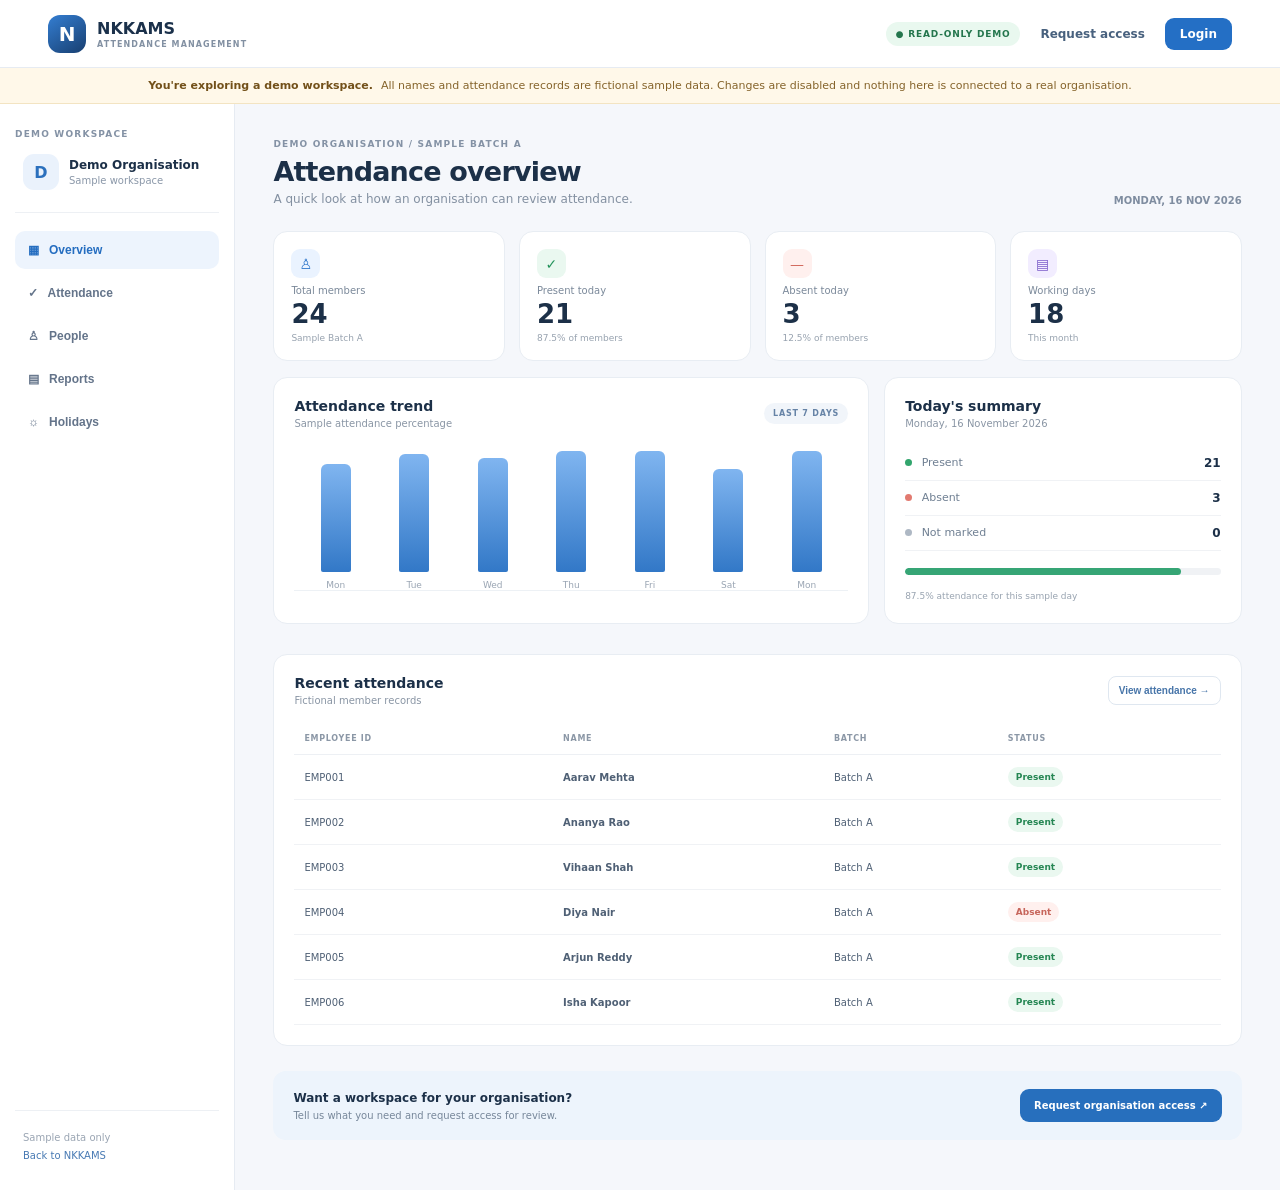
<file: demo.html>
<!doctype html><html lang="en"><head><meta charset="utf-8"><meta name="viewport" content="width=device-width,initial-scale=1"><meta name="theme-color" content="#10243a"><meta name="description" content="Explore the NKKAMS read-only attendance management demo using fictional sample data."><title>NKKAMS Demo | Read-only workspace</title><link rel="icon" href="./favicon.svg"><link rel="stylesheet" href="./demo.css"></head><body><header class="demo-topbar"><a class="demo-brand" href="./"><span class="demo-mark">N</span><span>NKKAMS<small>ATTENDANCE MANAGEMENT</small></span></a><div class="demo-top-actions"><span class="readonly-pill">● READ-ONLY DEMO</span><a href="./#request-access">Request access</a><a class="demo-login" href="./">Login</a></div></header><div class="demo-banner"><strong>You're exploring a demo workspace.</strong><span>All names and attendance records are fictional sample data. Changes are disabled and nothing here is connected to a real organisation.</span></div><div class="demo-layout"><aside class="demo-sidebar"><div class="workspace-label">DEMO WORKSPACE</div><div class="org-switch"><span class="org-avatar">D</span><span><strong>Demo Organisation</strong><small>Sample workspace</small></span></div><nav id="demoNav"><button class="active" data-view="overview">▦ &nbsp; Overview</button><button data-view="attendance">✓ &nbsp; Attendance</button><button data-view="people">♙ &nbsp; People</button><button data-view="reports">▤ &nbsp; Reports</button><button data-view="calendar">☼ &nbsp; Holidays</button></nav><div class="sidebar-foot">Sample data only<br><a href="./">Back to NKKAMS</a></div></aside><main class="demo-main"><div class="demo-page-heading"><div><div class="eyebrow">DEMO ORGANISATION / SAMPLE BATCH A</div><h1 id="viewTitle">Attendance overview</h1><p id="viewDescription">A quick look at how an organisation can review attendance.</p></div><div class="demo-date">MONDAY, 16 NOV 2026</div></div>
<section id="view-overview" class="demo-view"><div class="demo-stats"><article><span class="stat-icon blue">♙</span><small>Total members</small><strong>24</strong><em>Sample Batch A</em></article><article><span class="stat-icon green">✓</span><small>Present today</small><strong>21</strong><em>87.5% of members</em></article><article><span class="stat-icon red">—</span><small>Absent today</small><strong>3</strong><em>12.5% of members</em></article><article><span class="stat-icon violet">▤</span><small>Working days</small><strong>18</strong><em>This month</em></article></div><div class="demo-grid"><section class="demo-panel"><div class="panel-heading"><div><h2>Attendance trend</h2><p>Sample attendance percentage</p></div><span class="mini-tag">LAST 7 DAYS</span></div><div class="trend-chart"><div><i style="height:78%"></i><small>Mon</small></div><div><i style="height:85%"></i><small>Tue</small></div><div><i style="height:82%"></i><small>Wed</small></div><div><i style="height:92%"></i><small>Thu</small></div><div><i style="height:88%"></i><small>Fri</small></div><div><i style="height:74%"></i><small>Sat</small></div><div><i style="height:88%"></i><small>Mon</small></div></div></section><section class="demo-panel"><div class="panel-heading"><div><h2>Today's summary</h2><p>Monday, 16 November 2026</p></div></div><div class="summary-line"><span><i class="dot present"></i> Present</span><strong>21</strong></div><div class="summary-line"><span><i class="dot absent"></i> Absent</span><strong>3</strong></div><div class="summary-line"><span><i class="dot unmarked"></i> Not marked</span><strong>0</strong></div><div class="progress-track"><i style="width:87.5%"></i></div><small class="muted">87.5% attendance for this sample day</small></section></div><section class="demo-panel"><div class="panel-heading"><div><h2>Recent attendance</h2><p>Fictional member records</p></div><button class="outline-btn" data-go="attendance">View attendance →</button></div><div class="table-scroll"><table><thead><tr><th>EMPLOYEE ID</th><th>NAME</th><th>BATCH</th><th>STATUS</th></tr></thead><tbody id="overviewRows"></tbody></table></div></section></section>
<section id="view-attendance" class="demo-view hidden"><section class="demo-panel"><div class="panel-heading"><div><h2>Attendance register</h2><p>Explore a sample daily register. Editing is disabled in demo mode.</p></div><label class="date-filter">Sample date <select id="sampleDate"><option value="2026-11-16">16 Nov 2026</option><option value="2026-11-15">15 Nov 2026</option><option value="2026-11-14">14 Nov 2026</option></select></label></div><div class="demo-summary-strip"><span>Total <strong>24</strong></span><span>Present <strong id="dayPresent">21</strong></span><span>Absent <strong id="dayAbsent">3</strong></span></div><div class="table-scroll"><table><thead><tr><th>EMPLOYEE ID</th><th>NAME</th><th>ATTENDANCE</th></tr></thead><tbody id="attendanceRows"></tbody></table></div><p class="readonly-footnote">🔒 Read-only sample. Attendance cannot be changed here.</p></section></section>
<section id="view-people" class="demo-view hidden"><section class="demo-panel"><div class="panel-heading"><div><h2>People directory</h2><p>Sample members assigned to Demo Organisation.</p></div><input id="peopleSearch" class="search-input" placeholder="Search name or employee ID" aria-label="Search demo people"></div><div class="table-scroll"><table><thead><tr><th>EMPLOYEE ID</th><th>NAME</th><th>BATCH</th><th>JOINED</th><th>STATUS</th></tr></thead><tbody id="peopleRows"></tbody></table></div><p class="readonly-footnote">🔒 Member details are fictional and cannot be edited.</p></section></section>
<section id="view-reports" class="demo-view hidden"><div class="demo-stats report-stats"><article><small>Monthly average</small><strong>86.4%</strong><em>Sample November report</em></article><article><small>Highest attendance</small><strong>94.2%</strong><em>Sample Batch A</em></article><article><small>Working days</small><strong>18</strong><em>November 2026</em></article></div><section class="demo-panel"><div class="panel-heading"><div><h2>Monthly attendance summary</h2><p>Fictional sample data for November 2026</p></div><span class="mini-tag">NOVEMBER 2026</span></div><div class="report-bars"><div><span>Week 1</span><i><b style="width:84%"></b></i><strong>84%</strong></div><div><span>Week 2</span><i><b style="width:89%"></b></i><strong>89%</strong></div><div><span>Week 3</span><i><b style="width:86%"></b></i><strong>86%</strong></div><div><span>Week 4</span><i><b style="width:87%"></b></i><strong>87%</strong></div></div><p class="readonly-footnote">Live reports are available to authorised users according to their role.</p></section></section>
<section id="view-calendar" class="demo-view hidden"><section class="demo-panel"><div class="panel-heading"><div><h2>Holidays & non-working days</h2><p>Example organisation calendar.</p></div></div><div class="holiday-demo"><div><time>01 NOV</time><span><strong>Monthly maintenance day</strong><small>Non-working day · Sample entry</small></span></div><div><time>14 NOV</time><span><strong>Second Saturday</strong><small>Holiday · Sample entry</small></span></div><div><time>25 NOV</time><span><strong>Local festival</strong><small>Holiday · Sample entry</small></span></div></div><p class="readonly-footnote">Illustrative only; does not affect real attendance records.</p></section></section><div class="demo-bottom-cta"><div><strong>Want a workspace for your organisation?</strong><span>Tell us what you need and request access for review.</span></div><a href="./#request-access">Request organisation access ↗</a></div></main></div><script src="./demo.js"></script></body></html>
</file>
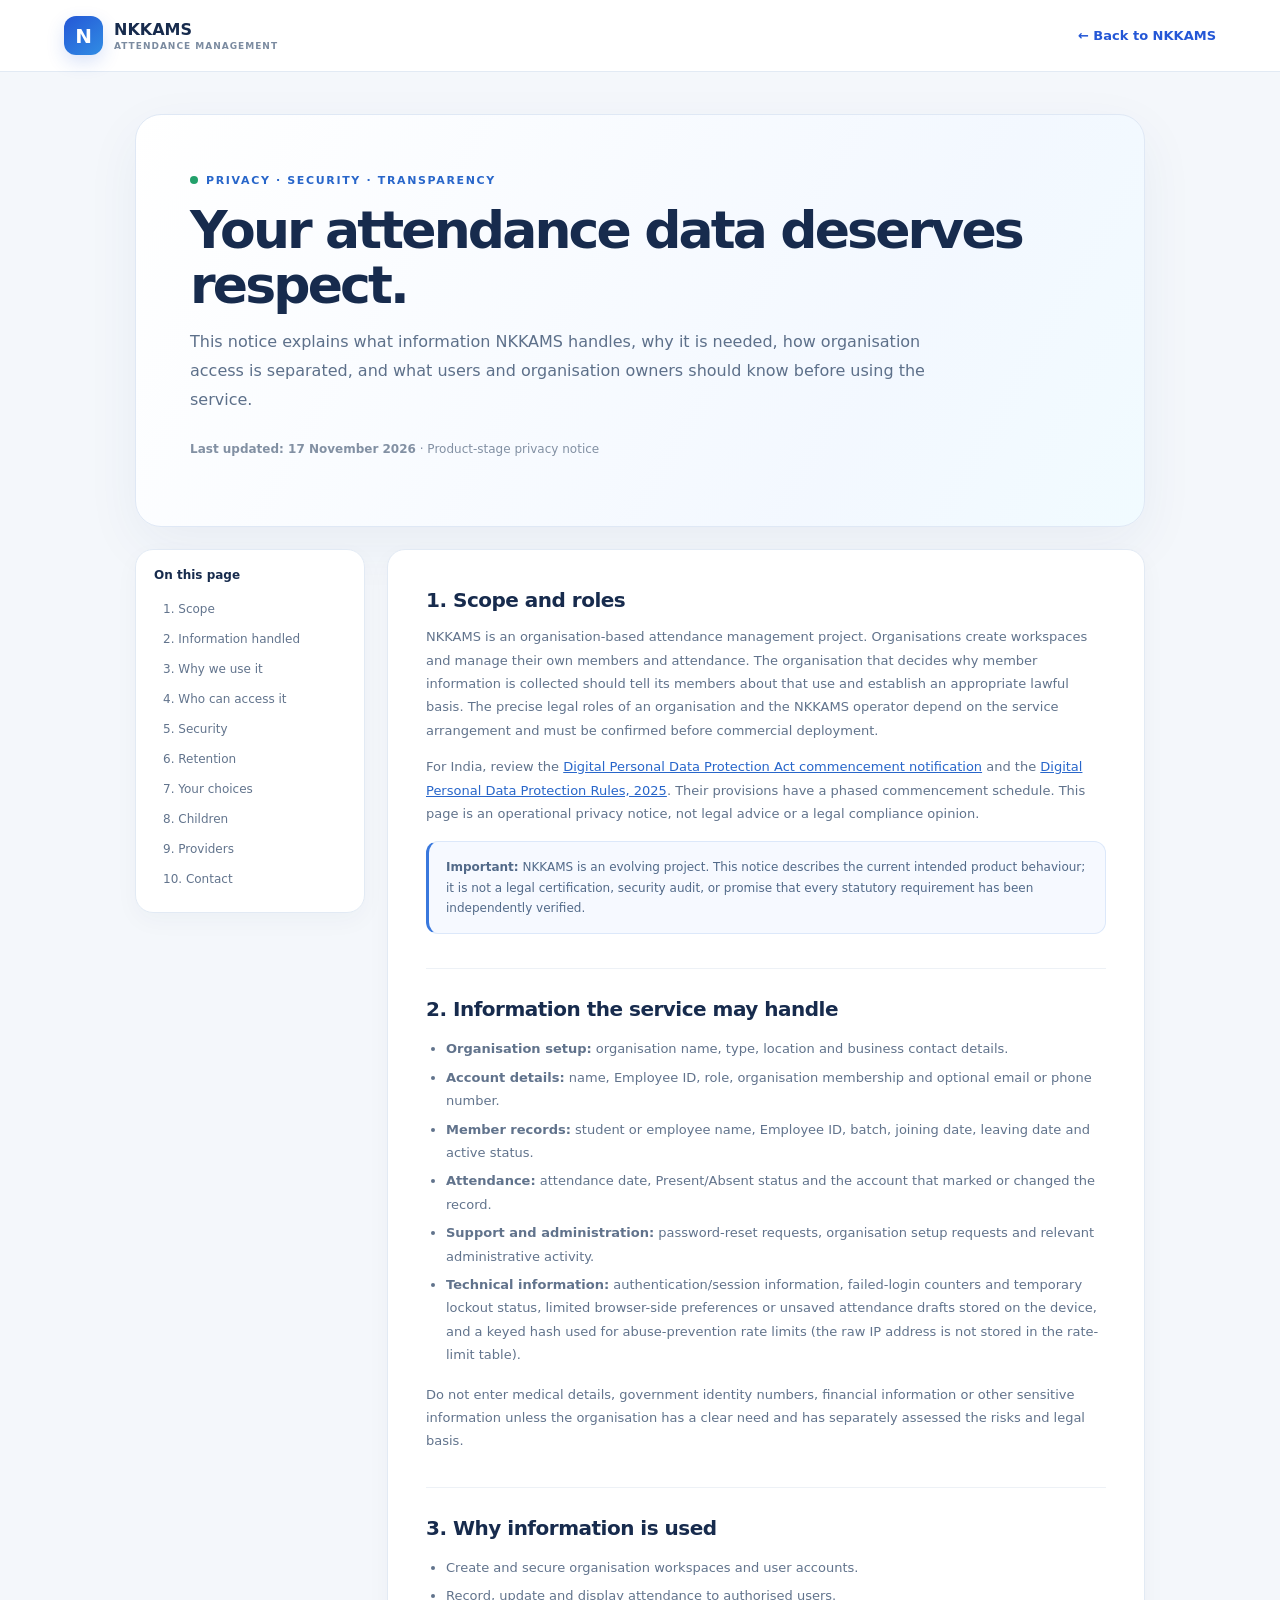
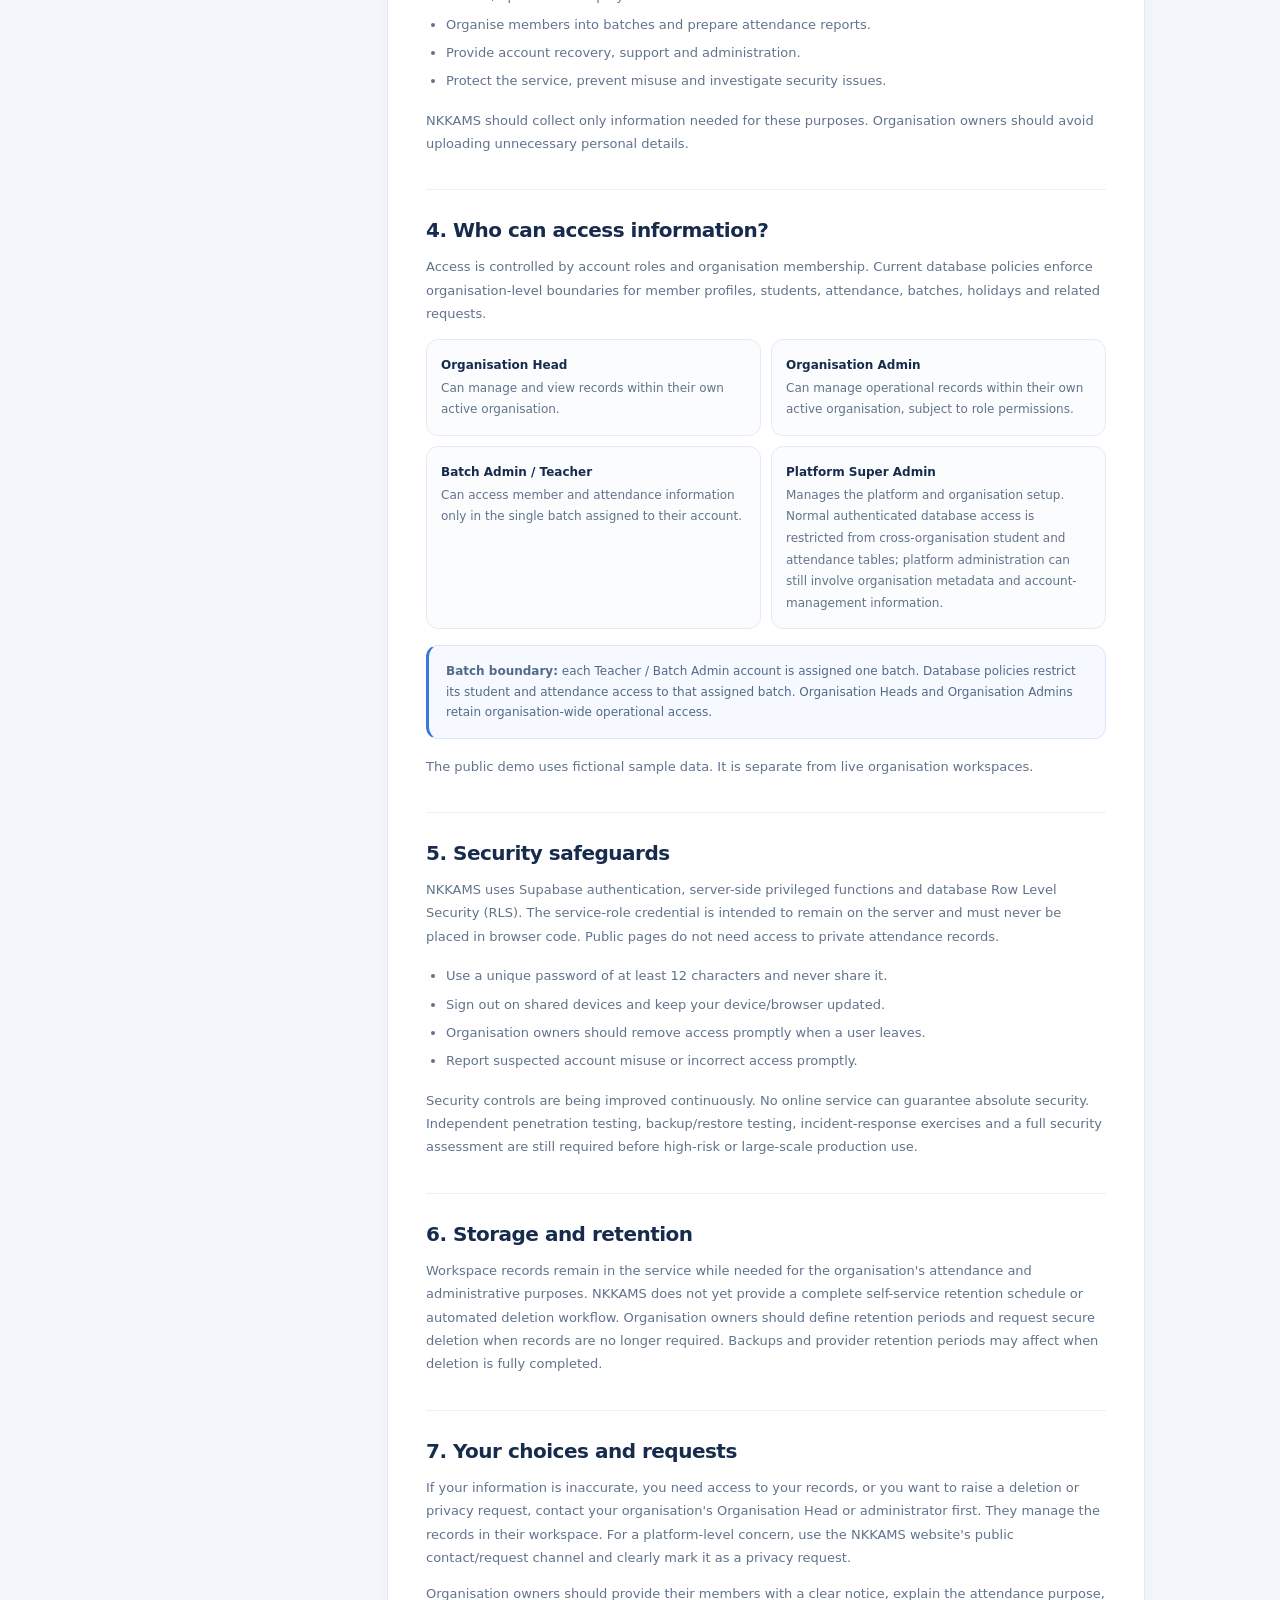
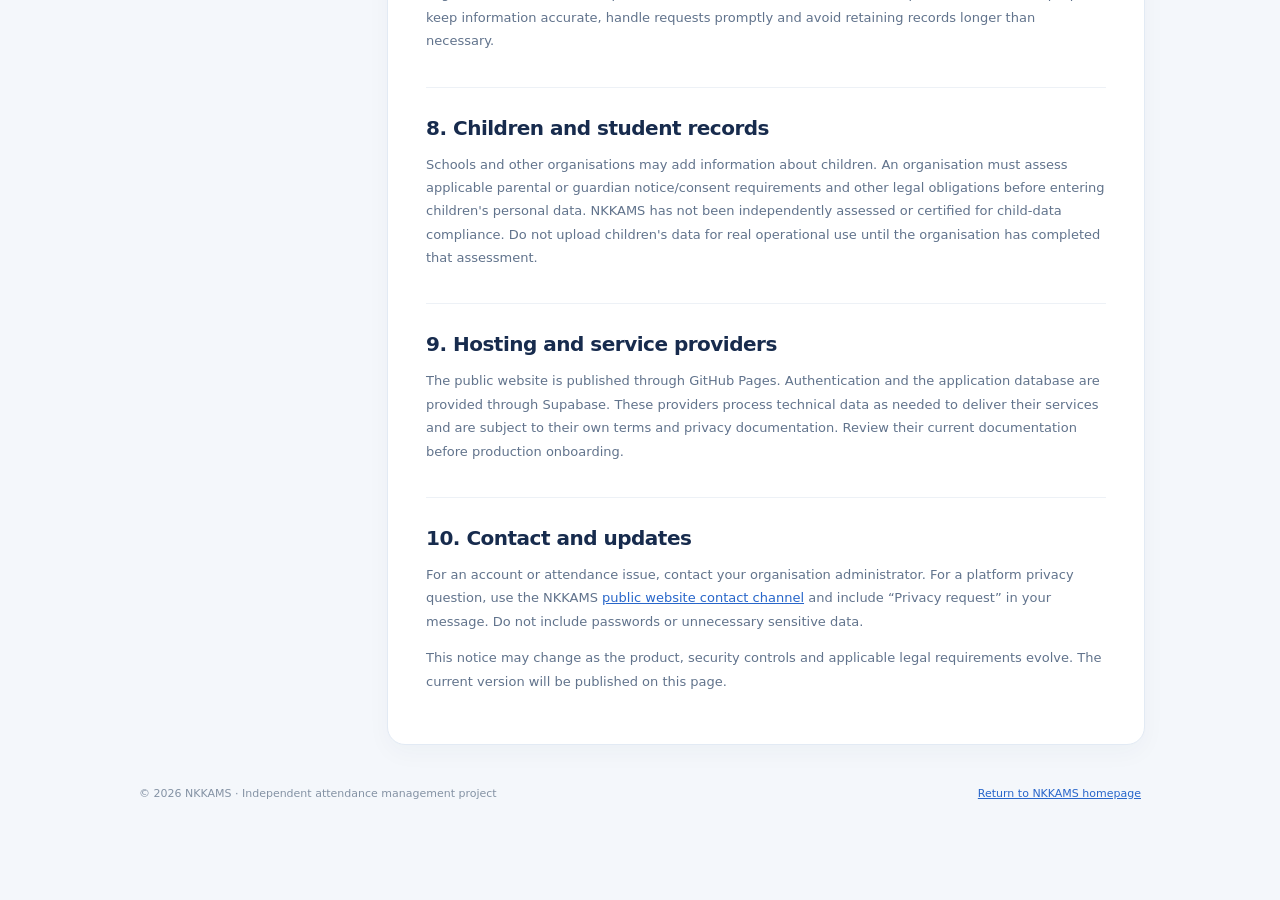
<file: privacy.html>
<!doctype html>
<html lang="en">
<head>
<meta charset="utf-8"><meta name="viewport" content="width=device-width,initial-scale=1">
<meta name="theme-color" content="#f4f7fb">
<meta name="description" content="NKKAMS Privacy Notice explains what personal data the attendance management platform handles, why it is used and who can access it.">
<title>Privacy & Data Protection | NKKAMS</title>
<link rel="icon" type="image/svg+xml" href="./favicon.svg">
<link rel="stylesheet" href="./demo.css">
<style>
:root{color-scheme:light;--ink:#172b4d;--muted:#61738c;--line:#e2eaf4;--blue:#2457d6}
*{box-sizing:border-box}body{margin:0;background:#f4f7fb;color:var(--ink);font-family:Inter,ui-sans-serif,system-ui,-apple-system,"Segoe UI",sans-serif}
.privacy-top{height:72px;position:sticky;top:0;z-index:5;display:flex;align-items:center;justify-content:space-between;padding:0 clamp(18px,5vw,72px);background:rgba(255,255,255,.94);border-bottom:1px solid var(--line);backdrop-filter:blur(16px)}
.privacy-brand{display:flex;align-items:center;gap:11px;color:var(--ink);text-decoration:none;font-weight:850}.privacy-mark{display:grid;place-items:center;width:39px;height:39px;border-radius:12px;background:linear-gradient(140deg,#2457d6,#318de4);color:#fff;font-size:20px;box-shadow:0 7px 18px #2457d62b}.privacy-brand small{display:block;margin-top:2px;color:#7b8ba0;font-size:9px;letter-spacing:1px}
.privacy-top>a:last-child{color:var(--blue);font-size:13px;font-weight:700;text-decoration:none}
.privacy-wrap{max-width:1050px;margin:42px auto 80px;padding:0 20px}
.privacy-hero{padding:clamp(26px,5vw,54px);border:1px solid #dfe8f5;border-radius:26px;background:linear-gradient(120deg,#fff 0%,#f3f8ff 72%,#f1fbff 100%);box-shadow:0 18px 55px rgba(30,65,120,.06)}
.kicker{display:inline-flex;align-items:center;gap:8px;color:#2866ca;font-size:11px;font-weight:850;letter-spacing:.15em}.kicker:before{content:"";width:8px;height:8px;border-radius:50%;background:#22a06b}
h1{margin:15px 0 12px;font-size:clamp(34px,5vw,52px);letter-spacing:-.055em;line-height:1.05}.lead{max-width:760px;color:#5d708a;font-size:16px;line-height:1.8}
.updated{margin-top:24px;color:#8290a3;font-size:12px}
.privacy-layout{display:grid;grid-template-columns:230px minmax(0,1fr);gap:22px;margin-top:22px;align-items:start}
.privacy-nav,.privacy-content{border:1px solid var(--line);border-radius:18px;background:#fff;box-shadow:0 8px 25px rgba(25,54,92,.035)}
.privacy-nav{position:sticky;top:92px;padding:18px}.privacy-nav strong{display:block;margin-bottom:12px;font-size:12px}.privacy-nav a{display:block;padding:8px 9px;border-radius:8px;color:#62748d;font-size:12px;text-decoration:none}.privacy-nav a:hover{background:#f0f5ff;color:var(--blue)}
.privacy-content{padding:clamp(20px,4vw,38px)}.privacy-content section+section{margin-top:34px;padding-top:28px;border-top:1px solid #edf1f6}
h2{margin:0 0 12px;font-size:20px;letter-spacing:-.025em}h3{margin:18px 0 7px;font-size:14px}
p,li{color:var(--muted);font-size:13px;line-height:1.8}ul{padding-left:20px}li+li{margin-top:5px}
.callout{margin:16px 0;padding:15px 17px;border:1px solid #dce8fa;border-left:3px solid #3978dd;border-radius:12px;background:#f6f9ff;color:#526a89;font-size:12px;line-height:1.7}
.role-grid{display:grid;grid-template-columns:repeat(2,minmax(0,1fr));gap:10px}.role-card{padding:14px;border:1px solid #e5ebf4;border-radius:12px;background:#fbfcfe}.role-card strong{font-size:12px}.role-card p{margin:5px 0 0;font-size:12px}
a{color:#2866ca}.privacy-footer{display:flex;justify-content:space-between;gap:14px;flex-wrap:wrap;margin-top:22px;padding:20px 4px;color:#8492a4;font-size:11px}
@media(max-width:760px){.privacy-layout{grid-template-columns:1fr}.privacy-nav{position:static}.privacy-nav div{display:grid;grid-template-columns:repeat(2,minmax(0,1fr))}.role-grid{grid-template-columns:1fr}.privacy-wrap{margin-top:20px}.privacy-top{height:62px;padding:0 14px}}
</style>
</head>
<body>
<header class="privacy-top"><a class="privacy-brand" href="./"><span class="privacy-mark">N</span><span>NKKAMS<small>ATTENDANCE MANAGEMENT</small></span></a><a href="./">← Back to NKKAMS</a></header>
<main class="privacy-wrap">
<section class="privacy-hero"><span class="kicker">PRIVACY · SECURITY · TRANSPARENCY</span><h1>Your attendance data deserves respect.</h1><p class="lead">This notice explains what information NKKAMS handles, why it is needed, how organisation access is separated, and what users and organisation owners should know before using the service.</p><p class="updated"><strong>Last updated: 17 November 2026</strong> · Product-stage privacy notice</p></section>
<div class="privacy-layout">
<aside class="privacy-nav"><strong>On this page</strong><div><a href="#scope">1. Scope</a><a href="#data">2. Information handled</a><a href="#purpose">3. Why we use it</a><a href="#access">4. Who can access it</a><a href="#security">5. Security</a><a href="#retention">6. Retention</a><a href="#rights">7. Your choices</a><a href="#children">8. Children</a><a href="#providers">9. Providers</a><a href="#contact">10. Contact</a></div></aside>
<article class="privacy-content">
<section id="scope"><h2>1. Scope and roles</h2><p>NKKAMS is an organisation-based attendance management project. Organisations create workspaces and manage their own members and attendance. The organisation that decides why member information is collected should tell its members about that use and establish an appropriate lawful basis. The precise legal roles of an organisation and the NKKAMS operator depend on the service arrangement and must be confirmed before commercial deployment.</p><p>For India, review the <a href="https://egazette.gov.in/WriteReadData/2025/267647.pdf" target="_blank" rel="noopener">Digital Personal Data Protection Act commencement notification</a> and the <a href="https://egazette.gov.in/WriteReadData/2025/267650.pdf" target="_blank" rel="noopener">Digital Personal Data Protection Rules, 2025</a>. Their provisions have a phased commencement schedule. This page is an operational privacy notice, not legal advice or a legal compliance opinion.</p><div class="callout"><strong>Important:</strong> NKKAMS is an evolving project. This notice describes the current intended product behaviour; it is not a legal certification, security audit, or promise that every statutory requirement has been independently verified.</div></section>
<section id="data"><h2>2. Information the service may handle</h2><ul><li><strong>Organisation setup:</strong> organisation name, type, location and business contact details.</li><li><strong>Account details:</strong> name, Employee ID, role, organisation membership and optional email or phone number.</li><li><strong>Member records:</strong> student or employee name, Employee ID, batch, joining date, leaving date and active status.</li><li><strong>Attendance:</strong> attendance date, Present/Absent status and the account that marked or changed the record.</li><li><strong>Support and administration:</strong> password-reset requests, organisation setup requests and relevant administrative activity.</li><li><strong>Technical information:</strong> authentication/session information, failed-login counters and temporary lockout status, limited browser-side preferences or unsaved attendance drafts stored on the device, and a keyed hash used for abuse-prevention rate limits (the raw IP address is not stored in the rate-limit table).</li></ul><p>Do not enter medical details, government identity numbers, financial information or other sensitive information unless the organisation has a clear need and has separately assessed the risks and legal basis.</p></section>
<section id="purpose"><h2>3. Why information is used</h2><ul><li>Create and secure organisation workspaces and user accounts.</li><li>Record, update and display attendance to authorised users.</li><li>Organise members into batches and prepare attendance reports.</li><li>Provide account recovery, support and administration.</li><li>Protect the service, prevent misuse and investigate security issues.</li></ul><p>NKKAMS should collect only information needed for these purposes. Organisation owners should avoid uploading unnecessary personal details.</p></section>
<section id="access"><h2>4. Who can access information?</h2><p>Access is controlled by account roles and organisation membership. Current database policies enforce organisation-level boundaries for member profiles, students, attendance, batches, holidays and related requests.</p><div class="role-grid"><div class="role-card"><strong>Organisation Head</strong><p>Can manage and view records within their own active organisation.</p></div><div class="role-card"><strong>Organisation Admin</strong><p>Can manage operational records within their own active organisation, subject to role permissions.</p></div><div class="role-card"><strong>Batch Admin / Teacher</strong><p>Can access member and attendance information only in the single batch assigned to their account.</p></div><div class="role-card"><strong>Platform Super Admin</strong><p>Manages the platform and organisation setup. Normal authenticated database access is restricted from cross-organisation student and attendance tables; platform administration can still involve organisation metadata and account-management information.</p></div></div><div class="callout"><strong>Batch boundary:</strong> each Teacher / Batch Admin account is assigned one batch. Database policies restrict its student and attendance access to that assigned batch. Organisation Heads and Organisation Admins retain organisation-wide operational access.</div><p>The public demo uses fictional sample data. It is separate from live organisation workspaces.</p></section>
<section id="security"><h2>5. Security safeguards</h2><p>NKKAMS uses Supabase authentication, server-side privileged functions and database Row Level Security (RLS). The service-role credential is intended to remain on the server and must never be placed in browser code. Public pages do not need access to private attendance records.</p><ul><li>Use a unique password of at least 12 characters and never share it.</li><li>Sign out on shared devices and keep your device/browser updated.</li><li>Organisation owners should remove access promptly when a user leaves.</li><li>Report suspected account misuse or incorrect access promptly.</li></ul><p>Security controls are being improved continuously. No online service can guarantee absolute security. Independent penetration testing, backup/restore testing, incident-response exercises and a full security assessment are still required before high-risk or large-scale production use.</p></section>
<section id="retention"><h2>6. Storage and retention</h2><p>Workspace records remain in the service while needed for the organisation's attendance and administrative purposes. NKKAMS does not yet provide a complete self-service retention schedule or automated deletion workflow. Organisation owners should define retention periods and request secure deletion when records are no longer required. Backups and provider retention periods may affect when deletion is fully completed.</p></section>
<section id="rights"><h2>7. Your choices and requests</h2><p>If your information is inaccurate, you need access to your records, or you want to raise a deletion or privacy request, contact your organisation's Organisation Head or administrator first. They manage the records in their workspace. For a platform-level concern, use the NKKAMS website's public contact/request channel and clearly mark it as a privacy request.</p><p>Organisation owners should provide their members with a clear notice, explain the attendance purpose, keep information accurate, handle requests promptly and avoid retaining records longer than necessary.</p></section>
<section id="children"><h2>8. Children and student records</h2><p>Schools and other organisations may add information about children. An organisation must assess applicable parental or guardian notice/consent requirements and other legal obligations before entering children's personal data. NKKAMS has not been independently assessed or certified for child-data compliance. Do not upload children's data for real operational use until the organisation has completed that assessment.</p></section>
<section id="providers"><h2>9. Hosting and service providers</h2><p>The public website is published through GitHub Pages. Authentication and the application database are provided through Supabase. These providers process technical data as needed to deliver their services and are subject to their own terms and privacy documentation. Review their current documentation before production onboarding.</p></section>
<section id="contact"><h2>10. Contact and updates</h2><p>For an account or attendance issue, contact your organisation administrator. For a platform privacy question, use the NKKAMS <a href="./#request-access">public website contact channel</a> and include “Privacy request” in your message. Do not include passwords or unnecessary sensitive data.</p><p>This notice may change as the product, security controls and applicable legal requirements evolve. The current version will be published on this page.</p></section>
</article>
</div>
<footer class="privacy-footer"><span>© 2026 NKKAMS · Independent attendance management project</span><a href="./">Return to NKKAMS homepage</a></footer>
</main>
</body></html>
</file>
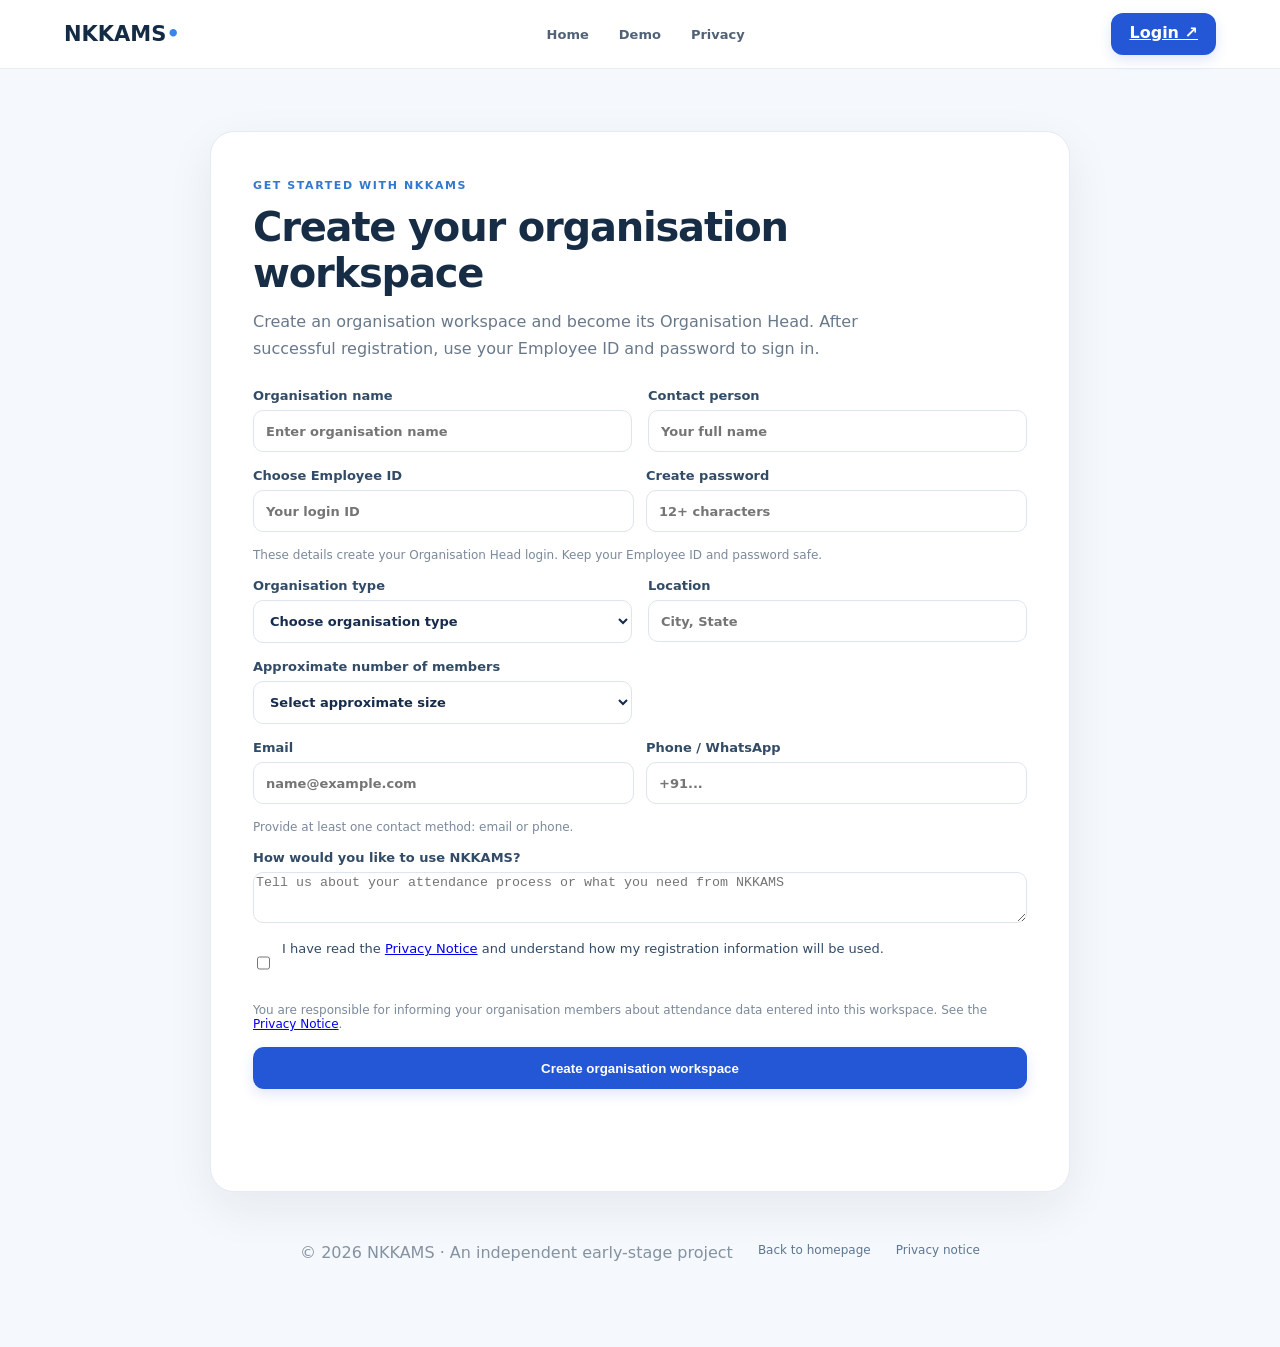
<file: register-organisation.html>
<!doctype html>
<html lang="en">
<head>
  <meta charset="utf-8">
  <meta name="viewport" content="width=device-width, initial-scale=1">
  <meta name="theme-color" content="#10243a">
  <title>Register organisation | NKKAMS</title>
  <link rel="stylesheet" href="./styles.css?v=18">
  <link rel="stylesheet" href="./modern.css?v=23">
  <link rel="stylesheet" href="./public.css?v=4">
  <style>
    body{background:#f5f8fc}
    .register-page{min-height:100vh;padding:36px 18px 60px}
    .register-shell{max-width:860px;margin:26px auto;background:#fff;border:1px solid #e5ebf2;border-radius:24px;padding:clamp(22px,4vw,42px);box-shadow:0 16px 48px rgba(25,52,80,.07)}
    .register-heading{max-width:660px;margin-bottom:26px}
    .register-heading h1{font-size:clamp(28px,4vw,40px);letter-spacing:-1.2px;color:#172d46;margin:0 0 12px}
    .register-heading p{color:#68788b;line-height:1.7;margin:0}
    .register-form{display:grid;grid-template-columns:1fr 1fr;gap:16px}
    .register-form label{display:flex;flex-direction:column;gap:7px;color:#324b66;font-size:13px;font-weight:650}
    .register-form input,.register-form select,.register-form textarea{width:100%;box-sizing:border-box}
    .register-form .wide{grid-column:1/-1}
    .register-form .two{display:grid;grid-template-columns:1fr 1fr;gap:12px}
    .register-form .privacy-consent{display:flex;flex-direction:row;align-items:flex-start;gap:9px;font-weight:500;line-height:1.5}
    .register-form .privacy-consent input{width:auto;margin-top:3px}
    .register-form button,.register-form .form-message{grid-column:1/-1}
    .register-note{font-size:12px;color:#7b8999;margin:0}
    @media(max-width:650px){.register-form{grid-template-columns:1fr}.register-form .wide,.register-form button,.register-form .form-message{grid-column:1}.register-form .two{grid-template-columns:1fr}}
  </style>
</head>
<body>
  <nav class="public-nav">
    <a class="public-nav-brand" href="./index.html">NKKAMS<span>•</span></a>
    <div class="public-nav-links"><a href="./index.html">Home</a><a href="./demo.html">Demo</a><a href="./privacy.html">Privacy</a></div>
    <a class="primary public-login" href="./index.html#login">Login ↗</a>
  </nav>
  <main class="register-page">
    <section class="register-shell">
      <div class="register-heading">
        <span class="public-kicker">GET STARTED WITH NKKAMS</span>
        <h1>Create your organisation workspace</h1>
        <p>Create an organisation workspace and become its Organisation Head. After successful registration, use your Employee ID and password to sign in.</p>
      </div>
      <form id="organizationRequestForm" class="register-form">
        <label>Organisation name<input id="requestOrgName" required maxlength="100" placeholder="Enter organisation name"></label>
        <label>Contact person<input id="requestContactName" required maxlength="100" placeholder="Your full name"></label>
        <div class="two wide" id="selfServiceOrgOwnerFields">
          <label>Choose Employee ID<input id="requestOwnerEmployeeId" required maxlength="30" pattern="[A-Za-z0-9]{2,30}" placeholder="Your login ID" autocomplete="username"></label>
          <label>Create password<input id="requestOwnerPassword" type="password" required minlength="12" maxlength="128" placeholder="12+ characters" autocomplete="new-password"></label>
        </div>
        <p class="register-note wide">These details create your Organisation Head login. Keep your Employee ID and password safe.</p>
        <label>Organisation type<select id="requestOrgType" required><option value="">Choose organisation type</option><option>School</option><option>College / University</option><option>Pharmaceutical / Manufacturing</option><option>Healthcare / Hospital</option><option>IT / Technology</option><option>Corporate / Private Company</option><option>Government Organisation</option><option>Other</option></select></label>
        <label>Location<input id="requestOrgLocation" required maxlength="160" placeholder="City, State"></label>
        <label>Approximate number of members<select id="requestMemberCount" required><option value="">Select approximate size</option><option>1–25</option><option>26–100</option><option>101–500</option><option>501–1,000</option><option>More than 1,000</option></select></label>
        <div class="two wide">
          <label>Email<input id="requestOrgEmail" type="email" maxlength="254" placeholder="name@example.com"></label>
          <label>Phone / WhatsApp<input id="requestOrgPhone" type="tel" maxlength="25" placeholder="+91..."></label>
        </div>
        <p class="register-note wide">Provide at least one contact method: email or phone.</p>
        <label class="wide">How would you like to use NKKAMS?<textarea id="requestOrgMessage" rows="3" maxlength="350" placeholder="Tell us about your attendance process or what you need from NKKAMS"></textarea></label>
        <label class="privacy-consent wide"><input id="requestPrivacyConsent" type="checkbox" required> <span>I have read the <a href="./privacy.html" target="_blank" rel="noopener">Privacy Notice</a> and understand how my registration information will be used.</span></label>
        <p class="register-note wide">You are responsible for informing your organisation members about attendance data entered into this workspace. See the <a href="./privacy.html">Privacy Notice</a>.</p>
        <button class="primary" id="organizationRegisterSubmit" type="submit">Create organisation workspace</button>
        <p id="organizationPublicMessage" class="form-message wide" role="status"></p>
      </form>
    </section>
    <footer class="public-footer"><span>© 2026 NKKAMS · An independent early-stage project</span><a href="./index.html">Back to homepage</a><a href="./privacy.html">Privacy notice</a></footer>
  </main>
  <script src="./config.js"></script>
  <script>
    const cfg=window.NKKAMS_CONFIG;
    const form=document.getElementById('organizationRequestForm');
    const message=document.getElementById('organizationPublicMessage');
    const submit=document.getElementById('organizationRegisterSubmit');
    const say=(text)=>message.textContent=text;
    async function publicCall(action,body={}) {
      const response=await fetch(cfg.url+'/functions/v1/admin-users',{method:'POST',headers:{'Content-Type':'application/json','apikey':cfg.publishableKey},body:JSON.stringify({action,...body})});
      const result=await response.json();
      if(!response.ok)throw new Error(result.error||'The request failed.');
      return result;
    }
    form.addEventListener('submit',async e=>{
      e.preventDefault();
      const organization_name=document.getElementById('requestOrgName').value.trim();
      const contact_name=document.getElementById('requestContactName').value.trim();
      const organization_type=document.getElementById('requestOrgType').value;
      const location=document.getElementById('requestOrgLocation').value.trim();
      const member_count=document.getElementById('requestMemberCount').value;
      const phone=document.getElementById('requestOrgPhone').value.trim();
      const email=document.getElementById('requestOrgEmail').value.trim();
      const intended_use=document.getElementById('requestOrgMessage').value.trim();
      if(!phone&&!email){say('Please provide at least one contact method: email or phone.');return;}
      const messageText=['Approximate members: '+member_count,intended_use?'Intended use: '+intended_use:''].filter(Boolean).join('\n').slice(0,500);
      const payload={organization_name,contact_name,organization_type,location,email,phone,message:messageText,description:intended_use,employee_id:document.getElementById('requestOwnerEmployeeId').value.trim().toUpperCase(),password:document.getElementById('requestOwnerPassword').value};
      submit.disabled=true;say('Creating your organisation…');
      try {
        const result=await publicCall('submit_organization_request',payload);
        form.reset();
        say(result.message||'Your organisation workspace is ready. Go to Login and sign in using your new Employee ID and password.');
      } catch(err) {say(err.message||'Could not register your organisation. Please try again.');}
      finally {submit.disabled=false;}
    });
  </script>
</body>
</html>
</file>
<file: demo.css>
*{box-sizing:border-box}body{margin:0;background:#f5f7fb;color:#1c3048;font-family:Inter,ui-sans-serif,system-ui,-apple-system,"Segoe UI",sans-serif}.demo-topbar{height:68px;background:#fff;border-bottom:1px solid #e6ebf2;display:flex;align-items:center;justify-content:space-between;padding:0 clamp(16px,4vw,48px);position:sticky;top:0;z-index:5}.demo-brand{display:flex;align-items:center;gap:11px;text-decoration:none;color:#1b314b;font-weight:850}.demo-brand small{display:block;font-size:8px;letter-spacing:1.1px;color:#8290a2;margin-top:2px}.demo-mark{width:38px;height:38px;display:grid;place-items:center;border-radius:12px;background:linear-gradient(145deg,#347ed2,#183f70);color:white;font-size:20px}.demo-top-actions{display:flex;align-items:center;gap:20px}.demo-top-actions a{font-size:12px;text-decoration:none;color:#48617e;font-weight:700}.demo-top-actions .demo-login{background:#246fc5;color:white;padding:9px 15px;border-radius:9px}.readonly-pill{font-size:9px;letter-spacing:.8px;font-weight:850;color:#24764d;background:#e9f8ef;padding:7px 10px;border-radius:20px}.demo-banner{display:flex;gap:8px;justify-content:center;align-items:center;padding:11px 16px;background:#fff8e9;border-bottom:1px solid #f3e4c2;color:#85632a;font-size:11px;text-align:center}.demo-banner strong{color:#725019}.demo-layout{display:grid;grid-template-columns:235px minmax(0,1fr);min-height:calc(100vh - 112px)}.demo-sidebar{background:#fff;border-right:1px solid #e6ebf2;padding:25px 15px;display:flex;flex-direction:column}.workspace-label,.eyebrow{font-size:9px;font-weight:850;letter-spacing:1.2px;color:#8492a5}.org-switch{display:flex;align-items:center;gap:10px;padding:15px 8px 22px;border-bottom:1px solid #edf0f4;margin-bottom:18px}.org-avatar{width:36px;height:36px;border-radius:11px;display:grid;place-items:center;background:#eaf2fc;color:#2b70bd;font-weight:850}.org-switch strong,.org-switch small{display:block}.org-switch strong{font-size:12px}.org-switch small{font-size:10px;color:#8a97a8;margin-top:3px}.demo-sidebar nav{display:grid;gap:5px}.demo-sidebar nav button{border:0;background:transparent;text-align:left;padding:12px 13px;border-radius:10px;color:#64748a;font-size:12px;font-weight:650;cursor:pointer}.demo-sidebar nav button.active{background:#edf4fd;color:#246dc0}.sidebar-foot{margin-top:auto;padding:18px 8px 0;border-top:1px solid #edf0f4;color:#9aa5b3;font-size:10px;line-height:1.8}.sidebar-foot a{color:#4779b3;text-decoration:none}.demo-main{width:100%;max-width:1450px;margin:0 auto;padding:35px clamp(16px,3vw,42px) 50px}.demo-page-heading{display:flex;justify-content:space-between;align-items:end;gap:15px;margin-bottom:25px}.demo-page-heading h1{font-size:27px;letter-spacing:-.8px;margin:7px 0 5px}.demo-page-heading p{font-size:12px;color:#8390a1;margin:0}.demo-date{font-size:10px;color:#7f8da0;font-weight:750}.demo-stats{display:grid;grid-template-columns:repeat(4,minmax(0,1fr));gap:14px;margin-bottom:16px}.demo-stats article{background:#fff;border:1px solid #e8edf3;border-radius:14px;padding:17px;min-height:126px}.demo-stats article small{display:block;color:#7b899a;font-size:10px;margin-top:7px}.demo-stats article strong{display:block;font-size:26px;margin-top:3px}.demo-stats article em{display:block;font-style:normal;font-size:9px;color:#97a2af;margin-top:4px}.stat-icon{display:grid;place-items:center;width:29px;height:29px;border-radius:9px;font-size:14px}.blue{background:#eaf3ff;color:#3379cc}.green{background:#eaf8f0;color:#24935b}.red{background:#fff0ee;color:#d36c60}.violet{background:#f2edff;color:#8062cb}.demo-grid{display:grid;grid-template-columns:1.25fr .75fr;gap:15px;margin-bottom:15px}.demo-panel{background:#fff;border:1px solid #e8edf3;border-radius:14px;padding:20px;margin-bottom:15px;min-width:0}.panel-heading{display:flex;justify-content:space-between;align-items:center;gap:15px;margin-bottom:17px}.panel-heading h2{font-size:14px;margin:0 0 4px}.panel-heading p{font-size:10px;color:#8995a4;margin:0}.mini-tag{font-size:8px;letter-spacing:.8px;font-weight:850;color:#6683a6;background:#f1f5fa;border-radius:20px;padding:6px 9px}.trend-chart{height:145px;display:flex;align-items:end;gap:12px;padding:5px 8px 0;border-bottom:1px solid #edf1f5}.trend-chart div{height:100%;flex:1;display:flex;flex-direction:column;justify-content:end;align-items:center;gap:8px}.trend-chart i{display:block;width:min(30px,75%);border-radius:6px 6px 2px 2px;background:linear-gradient(180deg,#80b5f0,#3278c7)}.trend-chart small{font-size:9px;color:#9aa5b3}.summary-line{display:flex;justify-content:space-between;padding:10px 0;border-bottom:1px solid #f0f2f5;font-size:11px}.summary-line span{color:#6f7f92}.summary-line strong{font-size:12px}.dot{display:inline-block;width:7px;height:7px;border-radius:50%;margin-right:6px}.dot.present{background:#32a56d}.dot.absent{background:#e27a70}.dot.unmarked{background:#aeb8c4}.progress-track{height:7px;border-radius:10px;background:#f0f2f5;margin:17px 0 9px;overflow:hidden}.progress-track i{display:block;height:100%;border-radius:10px;background:#36a575}.muted{color:#98a3b0;font-size:9px}.table-scroll{overflow-x:auto}table{width:100%;border-collapse:collapse;white-space:nowrap}th{text-align:left;color:#8b97a6;font-size:8px;letter-spacing:.7px;padding:11px 10px;border-bottom:1px solid #edf0f4}td{font-size:10px;color:#4f6075;padding:12px 10px;border-bottom:1px solid #f0f2f5}.status{display:inline-flex;border-radius:20px;padding:5px 8px;font-size:9px;font-weight:750}.status.present{background:#eaf8f0;color:#258653}.status.absent{background:#fff0ee;color:#c7665c}.outline-btn{background:#fff;border:1px solid #dfe7f0;border-radius:8px;padding:8px 10px;font-size:10px;color:#4775a9;font-weight:700;cursor:pointer}.demo-view.hidden{display:none}.date-filter{display:flex;align-items:center;gap:8px;color:#738298;font-size:10px}.date-filter select,.search-input{border:1px solid #dfe6ef;border-radius:8px;padding:9px 10px;background:white;color:#42566e;font:inherit;font-size:11px}.demo-summary-strip{display:flex;gap:24px;padding:12px 0 16px;color:#7b8999;font-size:10px}.demo-summary-strip strong{color:#30465f;margin-left:4px}.readonly-footnote{font-size:10px;color:#91a0b0;margin:17px 0 0}.report-stats{grid-template-columns:repeat(3,minmax(0,1fr))}.report-bars{display:grid;gap:18px;padding:10px 0}.report-bars>div{display:grid;grid-template-columns:65px 1fr 38px;align-items:center;gap:12px;font-size:10px;color:#75849a}.report-bars i{height:9px;border-radius:10px;background:#edf1f6;overflow:hidden}.report-bars i b{display:block;height:100%;background:#4288d4;border-radius:10px}.report-bars strong{text-align:right;color:#3b536d}.holiday-demo{display:grid}.holiday-demo>div{display:flex;align-items:center;gap:16px;padding:15px 5px;border-bottom:1px solid #edf0f4}.holiday-demo time{width:58px;color:#3c7fc4;font-size:10px;font-weight:850}.holiday-demo strong,.holiday-demo small{display:block}.holiday-demo strong{font-size:11px}.holiday-demo small{font-size:9px;color:#929eac;margin-top:4px}.demo-bottom-cta{margin-top:25px;padding:18px 20px;border-radius:13px;background:#edf4fc;display:flex;align-items:center;justify-content:space-between;gap:15px}.demo-bottom-cta strong,.demo-bottom-cta span{display:block}.demo-bottom-cta strong{font-size:12px}.demo-bottom-cta span{font-size:10px;color:#77879a;margin-top:5px}.demo-bottom-cta a{background:#276fbd;color:#fff;text-decoration:none;padding:11px 14px;border-radius:9px;font-size:10px;font-weight:750;white-space:nowrap}@media(max-width:850px){.demo-layout{grid-template-columns:1fr}.demo-sidebar{border-right:0;border-bottom:1px solid #e6ebf2;padding:12px 15px}.workspace-label,.org-switch,.sidebar-foot{display:none}.demo-sidebar nav{display:flex;overflow:auto;gap:5px}.demo-sidebar nav button{white-space:nowrap;padding:10px 12px}.demo-stats{grid-template-columns:repeat(2,minmax(0,1fr))}.demo-main{padding-top:25px}}@media(max-width:560px){.demo-topbar{height:60px;padding:0 12px}.demo-top-actions{gap:10px}.demo-top-actions>a:first-of-type{display:none}.readonly-pill{font-size:8px;padding:6px 8px}.demo-banner{display:block;line-height:1.6;font-size:10px}.demo-banner strong{display:block}.demo-page-heading{align-items:start;flex-direction:column}.demo-page-heading h1{font-size:23px}.demo-date{font-size:9px}.demo-grid{grid-template-columns:1fr;gap:0}.demo-stats{gap:9px}.demo-stats article{padding:13px;min-height:115px}.demo-stats article strong{font-size:23px}.demo-panel{padding:14px}.demo-bottom-cta{align-items:stretch;flex-direction:column}.demo-bottom-cta a{text-align:center}.panel-heading{align-items:flex-start;flex-direction:column}.date-filter{width:100%}.date-filter select{flex:1}.search-input{width:100%}.report-stats{grid-template-columns:1fr}.demo-summary-strip{gap:14px}}
</file>
<file: styles.css>
:root{font-family:Inter,system-ui,Segoe UI,sans-serif;color:#172b4d;background:#f3f6fb;font-synthesis:none}*{box-sizing:border-box}body{margin:0}.app-shell{max-width:1200px;margin:auto;padding:24px}.topbar,.brand,.top-actions,.welcome,.panel-heading,.toolbar,.panel-footer,.report-actions{display:flex;align-items:center;justify-content:space-between;gap:16px}.topbar{padding:12px 0 24px}.brand{text-decoration:none;color:inherit;justify-content:flex-start}.brand-mark,.login-icon{display:grid;place-items:center;background:#1d4ed8;color:white;border-radius:14px;width:44px;height:44px;font-weight:800;font-size:22px}.brand small{display:block;color:#64748b;font-size:12px;margin-top:3px}.connection{font-size:12px;color:#64748b}.connection i{display:inline-block;width:8px;height:8px;border-radius:50%;background:#16a34a;margin-right:6px}.icon-button,.secondary{background:#fff;border:1px solid #dbe3ef;color:#334155;border-radius:10px;padding:10px 14px;cursor:pointer}.primary{background:#1d4ed8;color:white;border:0;border-radius:10px;padding:11px 16px;cursor:pointer;font-weight:650}.primary:disabled{opacity:.6;cursor:wait}.hidden{display:none!important}.login-wrap{display:grid;place-items:center;min-height:70vh}.login-card,.panel,.stat-card,.date-card{background:white;border:1px solid #e3eaf4;border-radius:18px;box-shadow:0 8px 26px #0f172a0a}.login-card{width:min(100%,430px);padding:32px}.login-icon{margin-bottom:20px}.eyebrow{font-size:11px;letter-spacing:.13em;color:#2563eb;font-weight:800}.login-card h1,.welcome h1{margin:5px 0;font-size:28px}.muted{color:#64748b;font-size:14px}.form-stack{display:grid;gap:10px;margin-top:24px}.form-stack label,.report-controls label,.date-input span{font-size:12px;font-weight:700;color:#475569}.input, input,select{min-width:0;border:1px solid #d7e0ed;border-radius:9px;padding:12px;font:inherit;background:white;color:#172b4d}input:focus,select:focus{outline:2px solid #bfdbfe;border-color:#3b82f6}.full{width:100%;margin-top:10px}.login-note{background:#f8fafc;border-radius:10px;padding:12px;margin-top:20px;color:#64748b;font-size:12px;line-height:1.6}.welcome{margin:28px 0}.date-card{padding:14px 18px;text-align:right}.date-card span{display:block;font-size:22px;font-weight:750;font-variant-numeric:tabular-nums}.date-card small{color:#64748b}.stats{display:grid;grid-template-columns:repeat(3,1fr);gap:16px;margin:20px 0}.stat-card{padding:18px;display:flex;align-items:center;gap:14px}.stat-icon{display:grid;place-items:center;width:40px;height:40px;border-radius:12px;background:#eff6ff}.green{color:#15803d;background:#f0fdf4}.red{color:#dc2626;background:#fef2f2}.stat-card small{display:block;color:#64748b}.stat-card strong{font-size:25px}.panel{padding:22px;margin:18px 0}.panel h2{margin:0;font-size:19px}.toolbar{margin:18px 0;justify-content:flex-start;flex-wrap:wrap}.toolbar>input{flex:1}.date-input{display:grid;gap:5px}.table-wrap{overflow:auto}table{width:100%;border-collapse:collapse;min-width:540px}th,td{text-align:left;padding:13px;border-bottom:1px solid #e8edf4;font-size:13px}th{font-size:11px;color:#64748b;background:#f8fafc}.empty{text-align:center;color:#64748b}.attendance-buttons{display:flex;gap:6px}.attendance-buttons button{border:1px solid #dbe3ef;padding:7px 12px;border-radius:8px;background:white;cursor:pointer}.attendance-buttons .selected-present{background:#dcfce7;border-color:#86efac;color:#166534}.attendance-buttons .selected-absent{background:#fee2e2;border-color:#fca5a5;color:#991b1b}.panel-footer{margin-top:16px}.report-controls{display:flex;gap:14px;flex-wrap:wrap;margin:18px 0}.report-controls label{display:grid;gap:7px;min-width:130px}.report-controls .student-select{flex:1}.report-actions{justify-content:flex-start;flex-wrap:wrap}.form-message{font-size:13px;min-height:18px;color:#b91c1c}.footnote{text-align:center;color:#94a3b8;font-size:12px;padding:24px}[data-theme=dark]{color-scheme:dark;background:#101827;color:#e5edf8}[data-theme=dark] .login-card,[data-theme=dark] .panel,[data-theme=dark] .stat-card,[data-theme=dark] .date-card{background:#172338;border-color:#29384f}[data-theme=dark] input,[data-theme=dark] select,[data-theme=dark] .secondary,[data-theme=dark] .icon-button,[data-theme=dark] .attendance-buttons button{background:#1e2d44;color:#e5edf8;border-color:#3b4c65}[data-theme=dark] th{background:#1e2d44;color:#a8b7cb}[data-theme=dark] td{border-color:#29384f}[data-theme=dark] .login-note{background:#1e2d44;color:#b8c5d8}@media(max-width:700px){.app-shell{padding:14px}.topbar{align-items:flex-start}.connection{display:none}.welcome{align-items:flex-start;flex-direction:column}.date-card{text-align:left;width:100%}.stats{grid-template-columns:1fr}.panel{padding:15px}.panel-heading{align-items:flex-start;flex-direction:column}.toolbar{align-items:stretch;flex-direction:column}.toolbar>input{width:100%}.panel-footer{align-items:flex-start;flex-direction:column}.report-controls{display:grid;grid-template-columns:1fr 1fr}.report-controls .student-select{grid-column:1/-1}.report-actions>*{width:100%}.login-card{padding:24px}}
.user-form{display:grid;grid-template-columns:repeat(2,minmax(0,1fr));gap:14px;margin-top:18px}
.user-form label{display:grid;gap:7px;font-size:12px;font-weight:700;color:#475569}
.user-form .password-field{grid-column:1/-1}
.admin-contact-fields{grid-column:1/-1;display:grid;grid-template-columns:repeat(2,minmax(0,1fr));gap:14px}
.password-rules{grid-column:1/-1;display:flex;flex-wrap:wrap;gap:8px 16px;font-size:12px;color:#64748b}
.password-rules span.valid{color:#15803d;font-weight:700}
.user-form .form-message{grid-column:1/-1}
@media(max-width:700px){.user-form,.admin-contact-fields{grid-template-columns:1fr}.user-form .password-field,.admin-contact-fields,.password-rules,.user-form .form-message{grid-column:1}}
.join-warning{border:0;background:transparent;color:#b45309;cursor:pointer;font-size:15px;padding:2px 5px;border-radius:6px}.join-warning:hover{background:#fef3c7}[data-theme=dark] .join-warning{color:#fbbf24}
.attendance-cycle{min-width:132px;border:1px solid #d7e0ed;border-radius:10px;padding:9px 13px;font-weight:750;cursor:pointer}.cycle-present{background:#dcfce7!important;border-color:#86efac!important;color:#166534!important}.cycle-absent{background:#fee2e2!important;border-color:#fca5a5!important;color:#991b1b!important}.cycle-unmarked{background:#f1f5f9!important;border-color:#cbd5e1!important;color:#475569!important}

/* Separate holiday management page */

.year-calendar{display:grid;grid-template-columns:repeat(4,minmax(0,1fr));gap:12px;margin:16px 0}.month-tile{display:grid;gap:8px;text-align:left;padding:16px;border:1px solid #e3eaf4;border-radius:14px;background:white;cursor:pointer}.month-tile span,.calendar-day small{font-size:11px;color:#64748b}.report-tabs{display:flex;gap:8px;margin:18px 0}.report-tabs .active{background:#1d4ed8;color:white}.calendar-weekdays,.calendar-days{display:grid;grid-template-columns:repeat(7,minmax(0,1fr));gap:6px}.calendar-weekdays span{text-align:center;padding:8px;font-size:11px;color:#64748b;font-weight:700}.calendar-day{min-height:58px;display:grid;align-content:start;gap:5px;padding:8px;border:1px solid #e3eaf4;border-radius:10px;background:white;text-align:left;color:#1e293b}.calendar-day.today{border:2px solid #2563eb}.calendar-day.calendar-holiday{background:#fff7ed;border-color:#fdba74}.calendar-empty{min-height:40px}.individual-date-grid{display:grid;grid-template-columns:repeat(auto-fill,minmax(140px,1fr));gap:7px}.individual-date{padding:8px;border-radius:8px;font-size:12px}.student-select{display:grid;gap:7px;max-width:420px}@media(max-width:760px){.year-calendar{grid-template-columns:repeat(2,minmax(0,1fr))}.calendar-day{min-height:48px;padding:5px}.report-tabs{overflow:auto}}

/* Optional dedicated compact mobile workspace layout */
[data-layout=mobile] #appMain{grid-template-columns:1fr;gap:10px}[data-layout=mobile] .workspace-nav{position:sticky;top:0;z-index:20;display:flex;flex-direction:row;overflow-x:auto;white-space:nowrap;padding:7px;background:var(--panel,#fff);box-shadow:0 5px 18px #0f172a12}[data-layout=mobile] .nav-link{width:auto;flex:0 0 auto;padding:10px 12px;font-size:12px}[data-layout=mobile] .view-page{grid-column:1}[data-layout=mobile] .panel{padding:14px;border-radius:14px}[data-layout=mobile] .table-wrap{overflow-x:auto}[data-layout=mobile] table{min-width:620px}[data-layout=mobile] .attendance-cycle{min-width:116px;padding:11px 10px}[data-layout=mobile] .topbar{position:sticky;top:0;z-index:25;background:inherit}[data-layout=mobile] .stats{grid-template-columns:repeat(3,minmax(0,1fr));gap:7px}[data-layout=mobile] .stat-card{padding:10px;gap:7px}[data-layout=mobile] .stat-card strong{font-size:19px}[data-layout=mobile] .report-controls{display:grid;grid-template-columns:1fr 1fr}[data-layout=mobile] .year-calendar{grid-template-columns:repeat(2,minmax(0,1fr))}[data-layout=mobile] .quick-grid{grid-template-columns:1fr}

.custom-date-wrap{position:relative;display:flex;align-items:center;gap:5px}.custom-date-wrap input{flex:1;min-width:0}.date-picker-trigger{border:1px solid #d7e0ed;background:#fff;color:#315be8;border-radius:9px;padding:10px 12px;cursor:pointer}.custom-date-pop{position:absolute;z-index:100;top:calc(100% + 8px);left:0;width:min(330px,90vw);padding:13px;border:1px solid #dbe3ef;border-radius:16px;background:#fff;box-shadow:0 18px 45px #0f172a24;animation:pageIn .16s ease}.date-pop-head{display:grid;grid-template-columns:32px 1fr 78px 32px;gap:5px;align-items:center}.date-pop-head button,.date-pop-actions button{border:1px solid #dbe3ef;background:#f8fafc;border-radius:8px;padding:7px;cursor:pointer}.date-pop-head select{padding:7px 4px}.date-week,.date-grid{display:grid;grid-template-columns:repeat(7,minmax(0,1fr));gap:4px;margin-top:10px}.date-week span{text-align:center;font-size:10px;color:#64748b;padding:5px 0}.date-cell{border:0;background:#f8fafc;border-radius:8px;padding:8px 0;cursor:pointer;color:#334155}.date-cell.selected{background:#1d4ed8;color:white}.date-cell.today:not(.selected){outline:2px solid #60a5fa}.date-cell:disabled{opacity:.25;cursor:not-allowed}.date-blank{min-height:32px}.date-pop-actions{display:flex;justify-content:flex-end;gap:8px;margin-top:12px}.date-pop-actions .primary{padding:8px 14px}[data-theme=dark] .date-picker-trigger,[data-theme=dark] .custom-date-pop,[data-theme=dark] .date-pop-head button,[data-theme=dark] .date-cell{background:#1e2d44;color:#e5edf8;border-color:#3b4c65}

/* spreadsheet export controls */

@media print{.topbar,.workspace-nav,.panel-heading button,.report-tabs,.report-controls,.report-actions,.panel-footer,.quick-grid,.footnote{display:none!important}body,.app-shell,#appMain,.panel{background:white!important;color:black!important;box-shadow:none!important;border:0!important}.view-page.hidden{display:none!important}.view-page{display:block!important}.table-wrap{overflow:visible!important}table{min-width:0!important;width:100%!important}th,td{font-size:10pt!important;padding:6px!important}.calendar-day{break-inside:avoid}}

/* Landing notice and fixed mobile header */
.network-notice{grid-column:1/-1;margin:0 0 20px;padding:13px 16px;border:1px solid #f5d08a;background:#fff8e8;color:#85530a;border-radius:12px;font-size:13px;line-height:1.55}.studentJoinDateNotice{margin:12px 0}.custom-date-wrap{position:static!important}.custom-date-pop{position:fixed!important;z-index:9999!important;width:min(340px,calc(100vw - 24px))!important;max-height:calc(100vh - 24px);overflow:auto}.date-pop-head select{appearance:none;-webkit-appearance:none;border:1px solid #dbe3ef;border-radius:9px;background:#f8fafc;color:#24364b;font:inherit;font-size:12px;font-weight:650;padding:8px 23px 8px 9px;background-image:linear-gradient(45deg,transparent 50%,#64748b 50%),linear-gradient(135deg,#64748b 50%,transparent 50%);background-position:calc(100% - 12px) 50%,calc(100% - 8px) 50%;background-size:4px 4px,4px 4px;background-repeat:no-repeat}.date-pop-head{grid-template-columns:32px minmax(0,1fr) 78px 32px}.date-pop-head select:focus{outline:2px solid #bfdbfe;border-color:#3b82f6}
@media(max-width:700px){html[data-layout=mobile] .topbar{position:sticky;top:0;z-index:120;background:#f3f6fb;padding:8px 0 10px;align-items:center;box-shadow:0 5px 16px #0f172a10}html[data-layout=mobile] .app-shell{padding:8px 12px}html[data-layout=mobile] .topbar .brand small{display:none}html[data-layout=mobile] .top-actions{gap:6px}html[data-layout=mobile] #layoutToggle{font-size:11px;padding:8px}html[data-layout=mobile] .workspace-nav{position:static!important;top:auto!important;z-index:auto!important;margin:0 -12px 12px;padding:8px 12px;display:flex;flex-direction:row;overflow-x:auto;white-space:nowrap;border-bottom:1px solid #e2e8f0;background:#fff}html[data-layout=mobile] .view-page{padding-top:4px}html[data-layout=mobile] .attendance-summary{display:grid;grid-template-columns:repeat(4,minmax(0,1fr));gap:5px}html[data-layout=mobile] .attendance-summary span{font-size:10px;padding:8px 4px;background:#f8fafc;border-radius:9px;text-align:center}html[data-layout=mobile] .attendance-summary strong{display:block;font-size:17px}html[data-layout=mobile] .table-wrap{overflow:visible}html[data-layout=mobile] #studentRows tr{display:grid;grid-template-columns:minmax(0,1fr) auto;gap:5px;padding:10px 0;border-bottom:1px solid #e8edf4}html[data-layout=mobile] #studentRows td{border:0;padding:3px 5px}html[data-layout=mobile] #studentRows td:first-child{display:none}html[data-layout=mobile] #studentRows td:nth-child(2){grid-column:1;grid-row:1;align-self:center}html[data-layout=mobile] #studentRows td:nth-child(3){grid-column:2;grid-row:1}html[data-layout=mobile] #studentRows td:nth-child(2) strong{cursor:pointer}html[data-layout=mobile] #studentRows td:nth-child(2) strong::after{content:' · ID';font-size:10px;color:#64748b}html[data-layout=mobile] #studentRows tr.show-id td:nth-child(2)::after{content:'Employee ID: ' attr(data-employee-id);display:block;font-size:11px;color:#64748b;margin-top:4px}html[data-layout=mobile] .attendance-cycle{min-width:112px;padding:9px 7px;font-size:11px}}

.mobile-employee-id{display:none;font-size:11px;color:#64748b;margin-top:4px}.date-choice-wrap{position:relative;min-width:0}.date-choice-trigger{width:100%;border:1px solid #dbe3ef;background:#f8fafc;color:#24364b;border-radius:9px;padding:8px 7px;font-size:12px;font-weight:700;cursor:pointer;white-space:nowrap}.date-choice-menu{position:absolute;top:calc(100% + 6px);left:0;z-index:5;width:145px;max-height:210px;overflow:auto;padding:6px;border:1px solid #e1e8f2;border-radius:12px;background:#fff;box-shadow:0 12px 28px #0f172a20;display:grid;gap:3px}.year-choice .date-choice-menu{width:90px;left:auto;right:0}.date-choice-option{border:0;background:transparent;color:#334155;text-align:left;padding:8px;border-radius:8px;font-size:12px;cursor:pointer}.date-choice-option:hover,.date-choice-option.chosen{background:#eaf1ff;color:#1d4ed8;font-weight:750}.date-pop-head{grid-template-columns:32px minmax(0,1fr) 76px 32px}.custom-date-pop{left:0;top:0}
@media(max-width:700px){html[data-layout=mobile] #studentRows td:nth-child(2)::after{content:none!important}html[data-layout=mobile] #studentRows tr.show-id .mobile-employee-id{display:block}html[data-layout=mobile] #studentRows td:nth-child(2) strong{cursor:pointer}html[data-layout=mobile] .attendance-summary{grid-template-columns:repeat(4,minmax(0,1fr))}}

/* Dedicated mobile workspace mode: compact layout with only the brand bar pinned */
html[data-layout=mobile] .app-shell{max-width:720px;padding:8px 12px}html[data-layout=mobile] .topbar{position:sticky;top:0;z-index:120;background:var(--page-bg,#f3f6fb);padding:8px 0 10px;align-items:center;box-shadow:0 5px 16px #0f172a10}html[data-layout=mobile] .topbar .brand small{display:none}html[data-layout=mobile] .top-actions{gap:6px}html[data-layout=mobile] #layoutToggle{font-size:11px;padding:8px}html[data-layout=mobile] .workspace-nav{position:static!important;top:auto!important;z-index:auto!important;margin:0 -12px 12px;padding:8px 12px;display:flex;flex-direction:row;overflow-x:auto;white-space:nowrap;border-bottom:1px solid #e2e8f0;background:#fff}html[data-layout=mobile] .nav-link{flex:0 0 auto}html[data-layout=mobile] .view-page{padding-top:4px}html[data-layout=mobile] .attendance-summary{display:grid;grid-template-columns:repeat(4,minmax(0,1fr));gap:5px}html[data-layout=mobile] .attendance-summary span{font-size:10px;padding:8px 4px;background:#f8fafc;border-radius:9px;text-align:center}html[data-layout=mobile] .attendance-summary strong{display:block;font-size:17px}html[data-layout=mobile] .table-wrap{overflow:visible}html[data-layout=mobile] #studentRows tr{display:grid;grid-template-columns:minmax(0,1fr) auto;gap:5px;padding:10px 0;border-bottom:1px solid #e8edf4}html[data-layout=mobile] #studentRows td{border:0;padding:3px 5px}html[data-layout=mobile] #studentRows td:first-child{display:none}html[data-layout=mobile] #studentRows td:nth-child(2){grid-column:1;grid-row:1;align-self:center}html[data-layout=mobile] #studentRows td:nth-child(3){grid-column:2;grid-row:1}html[data-layout=mobile] #studentRows td:nth-child(2) strong{cursor:pointer}html[data-layout=mobile] #studentRows tr.show-id .mobile-employee-id{display:block}html[data-layout=mobile] .attendance-cycle{min-width:112px;padding:9px 7px;font-size:11px}html[data-layout=mobile] .stats{grid-template-columns:repeat(3,minmax(0,1fr));gap:7px}html[data-layout=mobile] .stat-card{padding:10px}html[data-layout=mobile] .stat-card strong{font-size:19px}html[data-layout=mobile] .quick-grid{grid-template-columns:1fr}html[data-layout=mobile] .report-controls{display:grid;grid-template-columns:1fr 1fr}html[data-layout=mobile] .year-calendar{grid-template-columns:repeat(2,minmax(0,1fr))}[data-theme=dark][data-layout=mobile] .topbar{background:#101827}[data-theme=dark][data-layout=mobile] .workspace-nav{background:#172338;border-color:#29384f}

/* Modern responsive calendar picker and student action menu */
.date-pop-head{display:grid;grid-template-columns:34px minmax(0,1fr) minmax(0,84px) 34px auto;gap:6px;align-items:center}.date-pop-head>button:not(.date-choice-trigger){min-height:34px;border:1px solid #dbe3ef;border-radius:9px;background:#f8fafc;color:#334155;cursor:pointer}.date-today-button{padding:7px 10px;font-size:12px;font-weight:700}.date-choice-trigger{min-width:0;overflow:hidden;text-overflow:ellipsis}.date-grid{grid-template-columns:repeat(7,minmax(0,1fr));gap:5px}.date-cell{min-width:0;aspect-ratio:1/1;display:grid;place-items:center;border-radius:10px;font-weight:600;transition:background .15s,transform .15s}.date-cell:hover:not(:disabled){background:#eaf1ff;transform:translateY(-1px)}.date-cell.outside-month{color:#a7b2c2;background:#f8fafc}.date-cell.selected{background:#1d4ed8!important;color:#fff!important;box-shadow:0 3px 9px #1d4ed844}.date-cell.today:not(.selected){outline:2px solid #60a5fa;outline-offset:-2px;color:#1d4ed8;font-weight:800}.date-week span{font-weight:750}.custom-date-pop{max-width:calc(100vw - 24px);max-height:calc(100vh - 24px);overflow:visible}.date-choice-menu{max-height:min(230px,45vh);overscroll-behavior:contain}.date-pop-actions{padding-top:8px;border-top:1px solid #edf1f6}.date-pop-actions button{border-radius:9px;padding:8px 13px}.student-more-wrap{position:relative}.student-more{font-size:20px;line-height:1;min-width:34px;padding:5px 9px}.student-more-menu{position:absolute;right:0;top:calc(100% + 5px);z-index:40;min-width:150px;padding:5px;border:1px solid #dbe3ef;border-radius:11px;background:#fff;box-shadow:0 12px 28px #0f172a20}.student-more-menu button{display:block;width:100%;border:0;background:transparent;text-align:left;padding:9px 10px;border-radius:8px;color:#334155;cursor:pointer}.student-more-menu button:hover{background:#eff6ff;color:#1d4ed8}.left-date-overlay{position:fixed;inset:0;z-index:1500;display:grid;place-items:center;padding:18px;background:#0f172a66}.left-date-dialog{width:min(100%,390px);padding:22px;border-radius:18px;background:#fff;box-shadow:0 24px 70px #0f172a40}.left-date-dialog h3{margin:0 0 8px}.left-date-actions{display:flex;justify-content:flex-end;gap:9px;margin-top:18px}[data-theme=dark] .student-more-menu,[data-theme=dark] .left-date-dialog{background:#172338;border-color:#3b4c65;color:#e5edf8}[data-theme=dark] .student-more-menu button{color:#e5edf8}[data-theme=dark] .date-cell.outside-month{background:#172338;color:#72839a}
@media(max-width:700px){.date-pop-head{grid-template-columns:30px minmax(0,1fr) minmax(0,72px) 30px auto;gap:4px}.date-pop-head>button:not(.date-choice-trigger){padding:5px 3px}.date-today-button{padding:6px 7px}.date-cell{padding:0;border-radius:8px;font-size:12px}.custom-date-pop{width:min(340px,calc(100vw - 24px))!important}.left-date-dialog{padding:18px}}

/* One consistent accessible dropdown system across the entire application */
.global-dropdown-wrap{position:relative;display:inline-flex;align-items:center;min-width:0;width:100%;max-width:100%}.global-native-select{position:absolute!important;width:1px!important;height:1px!important;min-width:1px!important;min-height:1px!important;opacity:0!important;pointer-events:none!important;overflow:hidden!important;clip:rect(0,0,0,0)!important;white-space:nowrap!important}.global-dropdown-trigger{position:relative;display:flex;align-items:center;justify-content:space-between;gap:28px;width:100%;min-width:0;min-height:42px;padding:10px 38px 10px 13px;border:1px solid #d7e0ed;border-radius:11px;background:#fff;color:#172b4d;font:500 13px Inter,system-ui,Segoe UI,sans-serif;text-align:left;cursor:pointer;transition:border-color .16s,box-shadow .16s,background .16s}.global-dropdown-trigger::after{content:'';position:absolute;right:14px;top:50%;width:8px;height:8px;border-right:2px solid #64748b;border-bottom:2px solid #64748b;transform:translateY(-70%) rotate(45deg);transition:transform .16s}.global-dropdown-trigger[aria-expanded=true]{border-color:#6d8ef5;box-shadow:0 0 0 3px #2563eb18}.global-dropdown-trigger[aria-expanded=true]::after{transform:translateY(-20%) rotate(225deg)}.global-dropdown-trigger:hover:not(:disabled){border-color:#9bb3ed;background:#fbfcff}.global-dropdown-trigger:focus-visible{outline:3px solid #93c5fd;outline-offset:2px}.global-dropdown-trigger:disabled{opacity:.55;cursor:not-allowed}.global-dropdown-menu{position:fixed;z-index:10050;display:grid;gap:3px;overflow:auto;overscroll-behavior:contain;padding:6px;border:1px solid #dbe3ef;border-radius:13px;background:#fff;box-shadow:0 16px 42px #0f172a24;animation:dropdownIn .14s ease;scrollbar-width:thin}.global-dropdown-menu.hidden{display:none!important}@keyframes dropdownIn{from{opacity:0;transform:translateY(-4px) scale(.99)}to{opacity:1;transform:translateY(0) scale(1)}}.global-dropdown-option{width:100%;min-height:38px;padding:9px 11px;border:0;border-radius:8px;background:transparent;color:#334155;text-align:left;font:500 13px Inter,system-ui,Segoe UI,sans-serif;cursor:pointer}.global-dropdown-option:hover,.global-dropdown-option:focus-visible{outline:0;background:#eff4ff;color:#1d4ed8}.global-dropdown-option.selected{background:#eaf1ff;color:#1d4ed8;font-weight:750}.global-dropdown-option:disabled{opacity:.45;cursor:not-allowed}.global-dropdown-wrap select:focus-visible+.global-dropdown-trigger{outline:3px solid #93c5fd;outline-offset:2px}.date-choice-menu{z-index:10060}.student-more-menu{z-index:10060}.date-choice-menu,.student-more-menu{box-shadow:0 16px 42px #0f172a24;animation:dropdownIn .14s ease}[data-theme=dark] .global-dropdown-trigger{background:#1e2d44;color:#e5edf8;border-color:#3b4c65}[data-theme=dark] .global-dropdown-trigger::after{border-color:#a9b8ce}[data-theme=dark] .global-dropdown-menu{background:#172338;border-color:#3b4c65}[data-theme=dark] .global-dropdown-option{color:#dbe6f5}[data-theme=dark] .global-dropdown-option:hover,[data-theme=dark] .global-dropdown-option:focus-visible,[data-theme=dark] .global-dropdown-option.selected{background:#273b70;color:#dbeafe}
@media(max-width:700px){.global-dropdown-trigger{min-height:44px;padding:11px 36px 11px 12px;font-size:13px}.global-dropdown-menu{max-width:calc(100vw - 20px);max-height:min(280px,55vh);padding:7px}.global-dropdown-option{min-height:44px;padding:11px 12px}.toolbar .global-dropdown-wrap{width:100%}}
@media(prefers-reduced-motion:reduce){.global-dropdown-menu,.global-dropdown-trigger,.global-dropdown-trigger::after{animation:none!important;transition:none!important}}

/* Premium SaaS calendar — visually aligned with global dropdowns */
.custom-date-pop{box-sizing:border-box;width:min(356px,calc(100vw - 24px))!important;padding:14px;border:1px solid #dce5f1;border-radius:18px;background:#fff;color:#172b4d;box-shadow:0 20px 55px #0f172a2b,0 3px 10px #0f172a0c;overflow:visible;animation:calendarFloatIn .16s ease both}
@keyframes calendarFloatIn{from{opacity:0;transform:translateY(7px) scale(.985)}to{opacity:1;transform:translateY(0) scale(1)}}
.date-pop-head{display:grid;grid-template-columns:34px minmax(0,1fr) minmax(0,82px) 34px auto;gap:6px;align-items:center;margin-bottom:12px}
.date-pop-head>button:not(.date-choice-trigger){display:grid;place-items:center;min-height:36px;padding:0;border:1px solid #e0e7f1;border-radius:10px;background:#f8faff;color:#344765;font-size:18px;font-weight:700;cursor:pointer;transition:background .16s,border-color .16s,transform .16s}
.date-pop-head>button:not(.date-choice-trigger):hover{background:#edf3ff;border-color:#bfd0f5;transform:translateY(-1px)}
.date-choice-wrap{position:relative;min-width:0}
.date-choice-trigger{width:100%;min-height:36px;display:flex;align-items:center;justify-content:space-between;gap:6px;padding:8px 10px;border:1px solid #dce5f1;border-radius:10px;background:#fff;color:#1d3150;font:650 12px Inter,system-ui,Segoe UI,sans-serif;cursor:pointer;transition:border-color .16s,box-shadow .16s,background .16s}
.date-choice-trigger::after{content:'';width:7px;height:7px;flex:0 0 7px;border-right:1.8px solid #64748b;border-bottom:1.8px solid #64748b;transform:rotate(45deg) translateY(-2px)}
.date-choice-trigger:hover,.date-choice-trigger:focus-visible{outline:0;border-color:#9bb5ef;box-shadow:0 0 0 3px #2563eb14}
.date-choice-menu{position:absolute;top:calc(100% + 7px);left:0;z-index:10060;width:155px;max-height:min(250px,48vh);overflow-y:auto;overscroll-behavior:contain;display:grid;gap:3px;padding:6px;border:1px solid #dce5f1;border-radius:13px;background:#fff;box-shadow:0 16px 40px #0f172a24;animation:dropdownIn .14s ease;scrollbar-width:thin}
.date-choice-menu.hidden{display:none!important}
.year-choice .date-choice-menu{width:104px;left:auto;right:0}
.date-choice-option{width:100%;min-height:36px;padding:8px 10px;border:0;border-radius:8px;background:transparent;color:#334155;text-align:left;font:500 12px Inter,system-ui,Segoe UI,sans-serif;cursor:pointer;transition:background .14s,color .14s}
.date-choice-option:hover,.date-choice-option:focus-visible{outline:0;background:#eff4ff;color:#1d4ed8}
.date-choice-option.chosen{background:#eaf1ff;color:#1d4ed8;font-weight:750}
.date-today-button{min-height:34px;padding:7px 10px;border:1px solid #dbe6fa;border-radius:9px;background:#eff5ff;color:#2451b5;font:700 11px Inter,system-ui,Segoe UI,sans-serif;cursor:pointer;transition:background .15s,transform .15s}
.date-today-button:hover{background:#e0ebff;transform:translateY(-1px)}
.date-week,.date-grid{display:grid;grid-template-columns:repeat(7,minmax(0,1fr));gap:5px;margin-top:7px}
.date-week span{padding:6px 0;color:#8190a5;text-align:center;font:700 10px Inter,system-ui,Segoe UI,sans-serif}
.date-cell{width:100%;min-width:0;aspect-ratio:1/1;display:grid;place-items:center;padding:0;border:1px solid transparent;border-radius:11px;background:transparent;color:#273a56;font:600 12px Inter,system-ui,Segoe UI,sans-serif;cursor:pointer;transition:background .15s,border-color .15s,color .15s,transform .15s}
.date-cell:hover:not(:disabled){background:#eff4ff;border-color:#dce7ff;color:#1d4ed8;transform:translateY(-1px)}
.date-cell.outside-month{color:#b3bdcb;background:#fafbfd}
.date-cell.selected{border-color:#2858cf!important;background:#2858cf!important;color:#fff!important;box-shadow:0 4px 10px #2858cf35}
.date-cell.today:not(.selected){position:relative;background:#f0f6ff;color:#1d4ed8;font-weight:800}
.date-cell.today:not(.selected)::after{content:'';position:absolute;bottom:4px;width:4px;height:4px;border-radius:50%;background:#3b82f6}
.date-cell:disabled{opacity:.28;cursor:not-allowed}
.date-pop-actions{display:flex;justify-content:flex-end;gap:8px;margin-top:12px;padding-top:10px;border-top:1px solid #edf1f6}
.date-pop-actions button{min-height:34px;padding:8px 13px;border-radius:9px;font:650 12px Inter,system-ui,Segoe UI,sans-serif}
[data-theme=dark] .custom-date-pop{background:#172338;border-color:#3b4c65;color:#e5edf8;box-shadow:0 20px 55px #0008}
[data-theme=dark] .date-pop-head>button:not(.date-choice-trigger),[data-theme=dark] .date-choice-trigger{background:#1e2d44;border-color:#3b4c65;color:#e5edf8}
[data-theme=dark] .date-choice-trigger::after{border-color:#a9b8ce}
[data-theme=dark] .date-choice-menu{background:#172338;border-color:#3b4c65}
[data-theme=dark] .date-choice-option{color:#dbe6f5}
[data-theme=dark] .date-choice-option:hover,[data-theme=dark] .date-choice-option.chosen{background:#273b70;color:#dbeafe}
[data-theme=dark] .date-cell{color:#e5edf8}
[data-theme=dark] .date-cell.outside-month{background:#1a2940;color:#71839b}
[data-theme=dark] .date-cell.today:not(.selected){background:#22385c;color:#bfdbfe}
[data-theme=dark] .date-pop-actions{border-color:#33445d}
@media(max-width:700px){.custom-date-pop{width:min(356px,calc(100vw - 20px))!important;padding:11px;border-radius:15px}.date-pop-head{grid-template-columns:30px minmax(0,1fr) minmax(0,72px) 30px auto;gap:4px}.date-pop-head>button:not(.date-choice-trigger){min-height:36px;font-size:16px}.date-choice-trigger{min-height:38px;padding:7px 8px;font-size:11px}.date-today-button{min-height:34px;padding:6px 8px;font-size:10px}.date-week,.date-grid{gap:3px}.date-cell{border-radius:9px;font-size:12px;min-height:34px}.date-week span{font-size:9px;padding:5px 0}.date-choice-menu{max-height:45vh}.date-pop-actions{margin-top:9px;padding-top:8px}}
@media(prefers-reduced-motion:reduce){.custom-date-pop,.date-choice-menu,.date-cell,.date-choice-trigger{animation:none!important;transition:none!important}}


/* Dedicated premium mobile app experience — desktop rules remain untouched */
.mobile-menu-toggle,.mobile-bottom-nav,.mobile-more-menu,.mobile-account-menu,.profile-name{display:none}
@media(max-width:700px){
 body{background:#f2f5fb;color:#142642;overflow-x:hidden}
 .app-shell{width:100%;max-width:none;padding:0 14px 104px}
 .topbar{position:fixed!important;inset:0 0 auto 0;z-index:1200;min-height:64px;padding:9px 14px!important;display:flex;align-items:center!important;gap:8px;background:#fff!important;border-bottom:1px solid #e8edf5;box-shadow:0 4px 18px #10243a12}
 .topbar .brand{gap:10px;min-width:0}.topbar .brand-mark{width:38px;height:38px;flex:0 0 38px;border-radius:12px;font-size:19px}.topbar .brand strong{font-size:15px;letter-spacing:.02em}.topbar .brand small{display:none}
 .top-actions{margin-left:auto;gap:8px!important;align-items:center}.top-actions #connection,.top-actions #layoutToggle,.top-actions #themeToggle,.top-actions #logoutBtn{display:none!important}
 .profile-name{display:block!important;max-width:112px;overflow:hidden;text-overflow:ellipsis;white-space:nowrap;color:#40516b;font-size:11px;font-weight:700}
 .mobile-menu-toggle{display:grid;place-items:center;width:38px;height:38px;border:1px solid #e4eaf3;border-radius:11px;background:#fff;color:#1b3153;font-size:19px;cursor:pointer}
 .mobile-account-menu{display:grid;position:absolute;right:12px;top:56px;z-index:1300;min-width:174px;padding:7px;border:1px solid #e3eaf4;border-radius:14px;background:#fff;box-shadow:0 16px 40px #10243a24}
 .mobile-account-menu button,.mobile-more-menu button{border:0;background:transparent;text-align:left;padding:12px;border-radius:9px;color:#253b5c;font:600 13px Inter,system-ui,sans-serif}
 .mobile-account-menu button:active,.mobile-more-menu button:active{background:#edf3ff;color:#1d4ed8}
 #appMain{display:block!important;padding-top:78px;padding-bottom:calc(92px + env(safe-area-inset-bottom));min-width:0}
 #appMain>.workspace-nav{display:none!important}
 .view-page{min-width:0;padding-top:4px;animation:mobilePageIn .2s ease both}
 @keyframes mobilePageIn{from{opacity:.65;transform:translateY(5px)}to{opacity:1;transform:none}}
 .welcome{display:flex;align-items:flex-start;flex-direction:column;gap:12px;margin:9px 0 17px}
 .welcome>div:first-child{width:100%}.welcome .eyebrow{margin:0 0 5px;font-size:10px;letter-spacing:.16em}
 .welcome h1{margin:0;color:#102542;font-size:25px;line-height:1.2;letter-spacing:-.035em}
 .welcome .muted{margin:5px 0 0;font-size:12px}
 .date-card{width:100%;display:flex;align-items:center;justify-content:space-between;gap:10px;padding:11px 14px;text-align:left;border:1px solid #e4eaf3;border-radius:14px;background:#fff;box-shadow:0 5px 18px #10243a08}
 .date-card span{font-size:18px;color:#17365f}.date-card small{font-size:11px;text-align:right}
 .stats{display:grid!important;grid-template-columns:repeat(3,minmax(0,1fr))!important;gap:8px!important;margin:0 0 17px}
 .stat-card{min-width:0;display:flex;flex-direction:column;align-items:flex-start;gap:8px;padding:11px 9px;border:1px solid #e8edf5;border-radius:14px;box-shadow:0 5px 16px #10243a08}
 .stat-icon{width:29px;height:29px;border-radius:9px;font-size:14px}
 .stat-card>div{min-width:0;width:100%}.stat-card small{font-size:10px;line-height:1.25;white-space:normal;color:#61718a}.stat-card strong{display:block;margin-top:3px;font-size:23px;line-height:1.1;color:#172d4d}
 .quick-grid{display:grid!important;grid-template-columns:1fr!important;gap:10px!important;margin:0}
 .quick-card{position:relative;grid-template-columns:42px minmax(0,1fr);grid-template-rows:auto auto;column-gap:12px;row-gap:4px;align-items:center;width:100%;min-height:78px;padding:14px;border:1px solid #e4eaf3;border-radius:16px;background:#fff;box-shadow:0 6px 20px #10243a0a;transition:transform .16s,border-color .16s}
 .quick-card:active{transform:scale(.99)}.quick-card>span{grid-row:1/3;display:grid;place-items:center;width:40px;height:40px;border-radius:12px;background:#edf3ff;color:#2456cb;font-size:21px}
 .quick-card strong{align-self:end;font-size:14px;color:#193252}.quick-card small{align-self:start;font-size:11px;line-height:1.4;color:#718098}
 .panel{margin:0 0 14px!important;padding:16px!important;border:1px solid #e5ebf4;border-radius:17px!important;background:#fff;box-shadow:0 7px 22px #10243a09}
 .panel h2{font-size:18px;color:#152b49}.panel-heading{gap:10px}.panel-heading .muted{font-size:12px;line-height:1.55}
 .toolbar{gap:9px}.toolbar>*{min-width:0;width:100%}.toolbar .global-dropdown-wrap{width:100%}
 .attendance-summary{display:grid!important;grid-template-columns:repeat(2,minmax(0,1fr))!important;gap:7px}
 .attendance-summary span{min-width:0;padding:9px 7px;font-size:10px;text-align:center}.attendance-summary strong{display:block;margin:3px 0 0;font-size:17px}
 .table-wrap{max-width:100%;overflow-x:auto!important;border-radius:10px}table{min-width:560px}
 .report-controls{grid-template-columns:repeat(2,minmax(0,1fr))!important;gap:8px}.report-controls label{min-width:0}
 .report-tabs{gap:6px;overflow-x:auto;padding-bottom:3px}.report-tabs button{flex:0 0 auto}
 .year-calendar{grid-template-columns:repeat(2,minmax(0,1fr))!important}
 .report-actions{display:grid;grid-template-columns:1fr;gap:8px}.report-actions>*{width:100%}
 .add-form,.user-form{display:grid;grid-template-columns:1fr;gap:10px;padding:12px}.add-form>*{width:100%;min-width:0}
 .user-form .password-field,.admin-contact-fields,.password-rules,.user-form .form-message{grid-column:1}
 .mobile-bottom-nav{position:fixed;left:0;right:0;bottom:0;z-index:1100;display:grid;grid-template-columns:repeat(5,minmax(0,1fr));gap:2px;padding:7px 7px calc(7px + env(safe-area-inset-bottom));border-top:1px solid #e5ebf3;background:#fffffffa;box-shadow:0 -7px 24px #10243a0c;backdrop-filter:blur(16px)}
 .mobile-nav-item{display:flex;min-width:0;min-height:52px;flex-direction:column;align-items:center;justify-content:center;gap:3px;border:0;border-radius:11px;background:transparent;color:#78869a;cursor:pointer}
 .mobile-nav-item>span{font-size:19px;line-height:1.1;font-weight:700}.mobile-nav-item small{font-size:9px;line-height:1.2;font-weight:650;white-space:nowrap}
 .mobile-nav-item.active{background:#edf3ff;color:#2456cb}.mobile-nav-item.active>span{transform:translateY(-1px)}
 .mobile-more-menu{position:fixed;right:10px;bottom:calc(72px + env(safe-area-inset-bottom));z-index:1150;display:grid;min-width:190px;padding:7px;border:1px solid #e3eaf4;border-radius:15px;background:#fff;box-shadow:0 16px 40px #10243a24}
 .mobile-more-menu.hidden,.mobile-account-menu.hidden{display:none!important}
 .footnote{padding:12px 0 4px;font-size:10px}
 body:has(#appMain:not(.hidden)) .app-shell{padding-bottom:0}
 [data-theme=dark] body{background:#0f1929}
 [data-theme=dark] .topbar,[data-theme=dark] .date-card,[data-theme=dark] .stat-card,[data-theme=dark] .quick-card,[data-theme=dark] .panel,[data-theme=dark] .mobile-bottom-nav,[data-theme=dark] .mobile-account-menu,[data-theme=dark] .mobile-more-menu{background:#172338!important;border-color:#2b3c55;color:#e5edf8}
 [data-theme=dark] .welcome h1,[data-theme=dark] .quick-card strong,[data-theme=dark] .panel h2{color:#e5edf8}
 [data-theme=dark] .stat-card strong{color:#f0f5ff}
 [data-theme=dark] .mobile-nav-item{color:#9aabc2}[data-theme=dark] .mobile-nav-item.active{background:#273b70;color:#bfdbfe}
 [data-theme=dark] .mobile-account-menu button,[data-theme=dark] .mobile-more-menu button{color:#e5edf8}
}
@media(max-width:360px){
 .app-shell{padding-left:10px;padding-right:10px}
 .topbar{padding-left:10px!important;padding-right:10px!important}
 .profile-name{max-width:76px}
 .stat-card{padding:9px 7px}
 .stat-card small{font-size:9px}
 .stat-card strong{font-size:20px}
 .date-card{padding:10px}.date-card small{font-size:10px}
}
@media(prefers-reduced-motion:reduce){.view-page{animation:none!important}.quick-card{transition:none!important}}


/* Compact date picker: reduce calendar footprint without changing date behaviour */
.custom-date-pop{width:min(292px,calc(100vw - 24px))!important;padding:9px!important;border-radius:14px!important}
.date-pop-head{grid-template-columns:28px minmax(0,1fr) 68px 28px auto!important;gap:4px!important;margin-bottom:7px!important}
.date-pop-head>button:not(.date-choice-trigger){min-height:30px!important;font-size:14px!important}
.date-choice-trigger{min-height:30px!important;padding:6px 7px!important;font-size:11px!important}
.date-today-button{min-height:29px!important;padding:5px 7px!important;font-size:10px!important}
.date-week,.date-grid{gap:3px!important;margin-top:5px!important}
.date-week span{padding:3px 0!important;font-size:9px!important}
.date-cell{min-height:28px!important;aspect-ratio:1/1;font-size:11px!important;border-radius:7px!important}
.date-cell.today:not(.selected)::after{bottom:2px!important;width:3px!important;height:3px!important}
.date-pop-actions{margin-top:7px!important;padding-top:7px!important}
.date-pop-actions button{min-height:29px!important;padding:6px 10px!important;font-size:11px!important}
@media(max-width:700px){.custom-date-pop{width:min(280px,calc(100vw - 20px))!important;padding:8px!important}.date-pop-head{grid-template-columns:26px minmax(0,1fr) 62px 26px auto!important;gap:3px!important}.date-pop-head>button:not(.date-choice-trigger){min-height:28px!important}.date-choice-trigger{min-height:28px!important;font-size:10px!important}.date-cell{min-height:27px!important;font-size:10px!important}.date-week span{font-size:8px!important}}

.admin-contact-hint{grid-column:1/-1;margin:0;padding:10px 12px;border:1px solid #bfdbfe;border-radius:10px;background:#eff6ff;color:#1e40af;font-size:12px;line-height:1.5}
.contact-preferred{display:inline-block;margin-left:5px;padding:2px 6px;border-radius:6px;background:#dcfce7;color:#166534;font-size:10px;font-weight:750}
@media(max-width:700px){.admin-contact-hint{grid-column:1}}
[data-theme=dark] .admin-contact-hint{background:#172f55;border-color:#315b91;color:#bfdbfe}


/* Attendance controls: aligned desktop row, stacked mobile layout */
.attendance-toolbar{display:grid!important;grid-template-columns:repeat(5,minmax(0,1fr));align-items:end;gap:14px;margin:20px 0 18px;padding:17px;background:#fff;border:1px solid #e2e8f0;border-radius:16px;box-shadow:0 4px 14px rgba(15,23,42,.045)}
.attendance-toolbar .attendance-control{display:flex;flex-direction:column;justify-content:flex-end;gap:7px;min-width:0;margin:0;color:#334155;font-size:13px;font-weight:700}
.attendance-toolbar .attendance-control>span{display:block;line-height:1.25}
.attendance-toolbar .attendance-control>input,.attendance-toolbar .attendance-control>select,.attendance-toolbar .attendance-control .custom-date-wrap{width:100%;min-width:0;height:44px}
.attendance-toolbar .attendance-control>input,.attendance-toolbar .attendance-control>select,.attendance-toolbar .attendance-control .custom-date-wrap>input{height:44px;min-height:44px;border:1px solid #d7e0ed;border-radius:11px;padding:0 13px;background:#fff;color:#172b4d;font:500 14px inherit;box-shadow:0 1px 2px rgba(15,23,42,.025)}
.attendance-toolbar .attendance-control>select{padding-right:36px}
.attendance-toolbar .attendance-date .custom-date-wrap{display:flex;align-items:stretch;gap:7px}
.attendance-toolbar .attendance-date .custom-date-wrap>input{flex:1;width:0;min-width:0}
.attendance-toolbar .attendance-date .date-picker-trigger{flex:0 0 46px;width:46px;height:44px;min-height:44px;padding:0;display:grid;place-items:center;border:1px solid #d7e0ed;border-radius:11px;background:#f8fafc;color:#2454d6;font-size:19px}
.attendance-toolbar .attendance-control>input:focus,.attendance-toolbar .attendance-control>select:focus,.attendance-toolbar .attendance-date .custom-date-wrap>input:focus{outline:3px solid rgba(37,99,235,.13);border-color:#6390f4}
.attendance-toolbar .attendance-control>input::placeholder{color:#94a3b8;font-weight:400}
@media(min-width:701px) and (max-width:980px){.attendance-toolbar{grid-template-columns:minmax(0,1.25fr) minmax(0,.9fr);gap:12px}.attendance-toolbar .attendance-search{grid-column:1/-1}.attendance-toolbar .attendance-date{grid-column:2}}
@media(max-width:700px){.attendance-toolbar{grid-template-columns:minmax(0,1fr);gap:13px;margin:16px 0;padding:14px;border-radius:14px}.attendance-toolbar .attendance-search,.attendance-toolbar .attendance-filter,.attendance-toolbar .attendance-date{grid-column:1;width:100%}.attendance-toolbar .attendance-control>input,.attendance-toolbar .attendance-control>select,.attendance-toolbar .attendance-control .custom-date-wrap{height:46px}.attendance-toolbar .attendance-control>input,.attendance-toolbar .attendance-control>select,.attendance-toolbar .attendance-control .custom-date-wrap>input{height:46px;min-height:46px}.attendance-toolbar .attendance-date .date-picker-trigger{height:46px;min-height:46px}}
[data-theme=dark] .attendance-toolbar{background:#172338;border-color:#29384f;box-shadow:0 4px 14px rgba(0,0,0,.12)}
[data-theme=dark] .attendance-toolbar .attendance-control{color:#e5edf8}
[data-theme=dark] .attendance-toolbar .attendance-control>input,[data-theme=dark] .attendance-toolbar .attendance-control>select,[data-theme=dark] .attendance-toolbar .attendance-date .custom-date-wrap>input{background:#1e2d44;color:#e5edf8;border-color:#3b4c65}
[data-theme=dark] .attendance-toolbar .attendance-date .date-picker-trigger{background:#1e2d44;color:#93b4ff;border-color:#3b4c65}


/* Final attendance toolbar refinement */
.attendance-toolbar{display:grid!important;grid-template-columns:minmax(0,42fr) minmax(0,28fr) minmax(0,30fr)!important;align-items:end!important;gap:14px!important;width:100%;min-width:0;box-sizing:border-box}
.attendance-toolbar>.attendance-control{display:flex!important;flex-direction:column!important;align-self:stretch;justify-content:flex-end;min-width:0;width:100%;margin:0!important}
.attendance-toolbar .attendance-search-wrap{position:relative;display:flex;align-items:center;width:100%;min-width:0;height:44px}
.attendance-toolbar .attendance-search-wrap .attendance-search-icon{position:absolute;left:13px;z-index:1;color:#71829c;font-size:23px;line-height:1;pointer-events:none}
.attendance-toolbar .attendance-search-wrap>input{width:100%;min-width:0;height:44px;padding:0 13px 0 42px;border:1px solid #d7e0ed;border-radius:11px;background:#fff;color:#172b4d;font:inherit;font-size:14px;box-shadow:0 1px 2px rgba(15,23,42,.025)}
.attendance-toolbar .attendance-filter .global-dropdown-wrap{width:100%;min-width:0}
.attendance-toolbar .attendance-filter .global-dropdown-trigger{width:100%;height:44px;min-height:44px;text-align:left;border:1px solid #d7e0ed;border-radius:11px;padding:0 38px 0 13px;background:#fff;color:#172b4d;font-size:14px}
.attendance-toolbar .attendance-date .custom-date-wrap{width:100%;min-width:0;display:flex;align-items:stretch;gap:7px}
.attendance-toolbar .attendance-date .custom-date-wrap>input{flex:1 1 0;width:0;min-width:0;height:44px;min-height:44px;padding:0 12px}
.attendance-toolbar .attendance-date .date-picker-trigger{flex:0 0 44px;width:44px;height:44px;min-height:44px;padding:0}
.attendance-toolbar .attendance-search-wrap>input:focus,.attendance-toolbar .attendance-filter .global-dropdown-trigger:focus,.attendance-toolbar .attendance-date .custom-date-wrap>input:focus{outline:3px solid rgba(37,99,235,.13);border-color:#6390f4}
@media(min-width:981px){.attendance-toolbar{grid-template-columns:minmax(0,42fr) minmax(0,28fr) minmax(0,30fr)!important}}
@media(min-width:701px) and (max-width:980px){.attendance-toolbar{grid-template-columns:minmax(0,1.25fr) minmax(0,.9fr)!important}.attendance-toolbar .attendance-search{grid-column:1/-1}.attendance-toolbar .attendance-filter,.attendance-toolbar .attendance-date{grid-column:auto}}
@media(max-width:700px){
 .attendance-toolbar{display:grid!important;grid-template-columns:minmax(0,1fr)!important;gap:13px!important;padding:16px!important;margin:16px 0!important;width:100%;max-width:100%;overflow:visible}
 .attendance-toolbar>.attendance-control,.attendance-toolbar .attendance-search,.attendance-toolbar .attendance-filter,.attendance-toolbar .attendance-date{grid-column:1!important;width:100%!important;min-width:0}
 .attendance-toolbar .attendance-search-wrap,.attendance-toolbar .attendance-search-wrap>input,.attendance-toolbar .attendance-filter .global-dropdown-trigger{height:46px;min-height:46px}
 .attendance-toolbar .attendance-date .custom-date-wrap{height:46px}
 .attendance-toolbar .attendance-date .custom-date-wrap>input,.attendance-toolbar .attendance-date .date-picker-trigger{height:46px;min-height:46px}
 .attendance-toolbar .attendance-date .date-picker-trigger{flex-basis:46px;width:46px}
}
/* Let visitors choose mobile layout before signing in; in-workspace control stays in the account menu on phones */
@media(max-width:700px){
 body:has(#appMain.hidden) .top-actions #layoutToggle{display:inline-flex!important;align-items:center;white-space:nowrap;font-size:11px;padding:8px 10px}
 body:has(#appMain.hidden) .top-actions #themeToggle{display:inline-flex!important}
}
[data-theme=dark] .attendance-toolbar .attendance-search-wrap>input,[data-theme=dark] .attendance-toolbar .attendance-filter .global-dropdown-trigger{background:#1e2d44;color:#e5edf8;border-color:#3b4c65}
[data-theme=dark] .attendance-toolbar .attendance-search-wrap .attendance-search-icon{color:#a8b7cb}


/* Mobile attendance employee cards */
.attendance-employee-cards{display:none}
.attendance-employee-card{display:flex;align-items:center;justify-content:space-between;gap:12px;width:100%;min-width:0;padding:13px 14px;border:1px solid #e5ebf4;border-radius:14px;background:#fff;box-shadow:0 4px 13px rgba(15,35,65,.055)}
.attendance-employee-info{display:flex;flex:1;flex-direction:column;gap:4px;min-width:0}
.attendance-employee-info strong{font-size:14px;font-weight:750;color:#172b4d;overflow-wrap:anywhere}
.attendance-employee-info small{font-size:11px;color:#8390a3}
.attendance-empty-card{padding:22px 14px;text-align:center;color:#718096;background:#fff;border:1px dashed #d8e1ee;border-radius:14px;font-size:13px}
@media(max-width:700px){
 .attendance-desktop-table{display:none!important}
 .attendance-employee-cards{display:grid;grid-template-columns:minmax(0,1fr);gap:9px;width:100%;max-height:min(62vh,650px);overflow-y:auto;overscroll-behavior:contain;padding:2px 2px 12px}
 .attendance-summary{display:grid!important;grid-template-columns:repeat(2,minmax(0,1fr))!important;gap:8px!important}
 .attendance-summary span{display:flex;align-items:center;justify-content:space-between;gap:8px;padding:10px 12px;border-radius:11px}
 .attendance-employee-card .attendance-cycle{flex:0 0 auto;min-width:105px;padding:9px 10px;font-size:11px}
}
[data-theme=dark] .attendance-employee-card,[data-theme=dark] .attendance-empty-card{background:#172338;border-color:#29384f}
[data-theme=dark] .attendance-employee-info strong{color:#e5edf8}

/* Holidays page form and record cards */
.holiday-form{display:grid;grid-template-columns:repeat(2,minmax(0,1fr));gap:13px 14px;margin:18px 0 20px;padding:18px;background:#f3f7fc;border:1px solid #e4ebf5;border-radius:16px}
.holiday-field{display:flex;flex-direction:column;gap:7px;min-width:0;color:#40516b;font-size:12px;font-weight:700}
.holiday-field>input,.holiday-field>.global-dropdown-wrap{width:100%;min-width:0}
.holiday-field>input{height:44px;padding:0 13px;border:1px solid #d7e0ed;border-radius:11px;background:#fff;color:#172b4d;font:500 14px inherit}
.holiday-date-field .custom-date-wrap{display:flex;align-items:stretch;gap:7px;width:100%;min-width:0}
.holiday-date-field .custom-date-wrap>input{flex:1 1 0;width:0;min-width:0;height:44px;min-height:44px;padding:0 12px}
.holiday-date-field .date-picker-trigger{flex:0 0 44px;width:44px;height:44px;min-height:44px;padding:0;display:grid;place-items:center;border:1px solid #d7e0ed;border-radius:11px;background:#fff;color:#2454d6}
.holiday-field .global-dropdown-trigger{width:100%;height:44px;min-height:44px;text-align:left;border:1px solid #d7e0ed;border-radius:11px;padding:0 38px 0 13px;background:#fff;color:#172b4d;font-size:14px}
.holiday-reason-field{grid-column:1}
.holiday-submit{grid-column:2;align-self:end;height:44px;min-height:44px;padding:0 18px;border-radius:11px;box-shadow:0 4px 10px rgba(29,78,216,.14)}
.holiday-cancel{grid-column:2;justify-self:end}
.holiday-list{display:grid;gap:9px;margin-top:14px}
.holiday-record{display:grid;grid-template-columns:minmax(0,1fr) auto auto;align-items:center;gap:14px;padding:13px 15px;border:1px solid #e4eaf3;border-radius:13px;background:#fff;box-shadow:0 3px 10px rgba(15,35,65,.035)}
.holiday-record-copy{display:flex;flex-direction:column;gap:4px;min-width:0}
.holiday-record-copy strong{font-size:14px;color:#172b4d;overflow-wrap:anywhere}
.holiday-record-copy small{font-size:11px;color:#8290a3}
.holiday-type-badge{display:inline-flex;align-items:center;justify-content:center;padding:6px 9px;border-radius:999px;font-size:10px;font-weight:750;white-space:nowrap}
.holiday-type-badge.holiday{background:#dcfce7;color:#166534}.holiday-type-badge.non-working{background:#fef3c7;color:#92400e}
.holiday-record-actions{display:flex;align-items:center;gap:5px}
.holiday-record-actions .text-button{padding:7px 8px;text-decoration:none;font-size:11px;font-weight:700}
.holiday-record-actions .danger{color:#dc2626}
.holiday-empty{display:flex;flex-direction:column;align-items:center;justify-content:center;gap:6px;padding:24px 12px;text-align:center;border:1px dashed #dce5f0;border-radius:14px;background:#fbfcfe;color:#8290a3}
.holiday-empty>span{font-size:25px;color:#9aacc5}.holiday-empty p{margin:0;font-size:13px}
@media(max-width:700px){
 .holiday-form{grid-template-columns:minmax(0,1fr);gap:13px;margin:15px 0;padding:15px}
 .holiday-date-field,.holiday-type-field,.holiday-reason-field,.holiday-submit,.holiday-cancel{grid-column:1;width:100%}
 .holiday-date-field .custom-date-wrap,.holiday-date-field .custom-date-wrap>input,.holiday-date-field .date-picker-trigger,.holiday-field .global-dropdown-trigger,.holiday-field>input{height:46px;min-height:46px}
 .holiday-date-field .date-picker-trigger{flex-basis:46px;width:46px}
 .holiday-submit{width:100%;height:46px}
 .holiday-record{grid-template-columns:minmax(0,1fr) auto;gap:9px 10px;padding:12px}
 .holiday-record-copy{grid-column:1}.holiday-type-badge{grid-column:2;grid-row:1}
 .holiday-record-actions{grid-column:1/-1;justify-content:flex-end;border-top:1px solid #edf1f6;padding-top:7px}
}
[data-theme=dark] .holiday-form{background:#1b2a40;border-color:#30425d}
[data-theme=dark] .holiday-field{color:#d5dfed}
[data-theme=dark] .holiday-field>input,[data-theme=dark] .holiday-field .global-dropdown-trigger,[data-theme=dark] .holiday-date-field .date-picker-trigger{background:#1e2d44;color:#e5edf8;border-color:#3b4c65}
[data-theme=dark] .holiday-record{background:#172338;border-color:#29384f}
[data-theme=dark] .holiday-record-copy strong{color:#e5edf8}
[data-theme=dark] .holiday-empty{background:#172338;border-color:#34445c;color:#a8b7cb}


/* Fix month/year calendar dropdown stacking and click targets */
.custom-date-pop{z-index:10000!important;overflow:visible!important}
.date-pop-head{position:relative;z-index:1}
.date-choice-wrap{z-index:2}
.date-choice-wrap:has(.date-choice-menu:not(.hidden)){z-index:10003}
.date-choice-trigger{display:flex!important;align-items:center;justify-content:space-between;gap:8px;min-height:40px;position:relative;z-index:2;pointer-events:auto}
.date-choice-trigger::after{margin-left:auto;transform:rotate(45deg) translateY(-2px)}
.date-choice-menu{z-index:10004!important;pointer-events:auto!important;isolation:isolate;max-height:min(260px,55vh)!important;overscroll-behavior:contain}
.date-choice-option{position:relative;z-index:1;display:block;width:100%;min-height:34px;pointer-events:auto!important;cursor:pointer}
.date-grid{position:relative;z-index:0}

/* Layout is selected automatically from viewport width; no manual switch */
#layoutToggle,#mobileLayoutToggle{display:none!important}

/* Date selection is committed immediately; keep the selected date visible */
.custom-date-input{cursor:pointer}

/* Clear pointer feedback on every interactive calendar/report control */
button:not(:disabled),a[href],[role="button"],.calendar-day,.month-tile,.date-cell,.date-choice-trigger,.date-choice-option{cursor:pointer}
button:disabled{cursor:not-allowed}
.report-controls{grid-template-columns:repeat(3,minmax(0,1fr))}
.report-controls label{min-width:0}
.report-controls input[type="date"],.report-controls .custom-date-input{width:100%;min-width:0;min-height:44px;cursor:pointer}
@media(max-width:700px){.report-controls{grid-template-columns:minmax(0,1fr)}}

/* Authenticated workspace must never leak through the sign-in screen. */
#appMain.hidden{display:none!important}
@media(max-width:700px){body:has(#appMain.hidden) .mobile-bottom-nav,body:has(#appMain.hidden) .mobile-more-menu,body:has(#appMain.hidden) .mobile-menu-toggle,body:has(#appMain.hidden) .mobile-account-menu{display:none!important}body:has(#appMain.hidden) .login-wrap{padding-top:82px;padding-bottom:24px;min-height:calc(100dvh - 64px)}body:has(#appMain.hidden) .login-card{width:100%;max-width:520px;margin:0 auto;border-radius:18px}}


/* Public landing and sign-in must never show authenticated workspace navigation. */
@media (max-width: 700px) {
  body:has(#appMain.hidden) .mobile-bottom-nav,
  body:has(#appMain.hidden) .mobile-more-menu,
  body:has(#appMain.hidden) #mobileMoreToggle,
  body:has(#appMain.hidden) #mobileMenuToggle,
  body:has(#appMain.hidden) #mobileAccountMenu {
    display: none !important;
  }
}
#appMain.hidden {
  display: none !important;
}

body.auth-checking #landingPage,body.auth-checking #loginGate{display:none!important}body.auth-checking #appMain{visibility:hidden!important;display:block!important}body.auth-checking{background:#f4f7fc}.org-tabs{display:flex;gap:6px;border-bottom:1px solid #e3eaf4;margin:14px 0;overflow-x:auto}.org-tab{border:0;background:transparent;padding:12px 16px;border-bottom:3px solid transparent;color:#65758e;font-weight:700;white-space:nowrap}.org-tab.active{color:#2855d9;border-bottom-color:#2855d9}.org-directory-tools{display:flex;gap:12px;justify-content:space-between;align-items:center;flex-wrap:wrap;margin:14px 0}.org-directory-tools input{max-width:470px;flex:1}.org-filter-group{display:flex;gap:4px;padding:4px;background:#f0f3f8;border-radius:10px}.org-filter-group button{border:0;background:transparent;padding:8px 12px;border-radius:8px}.org-filter-group button.active{background:#fff;color:#2855d9}.org-summary-grid{display:grid;grid-template-columns:repeat(4,minmax(0,1fr));gap:12px;margin:14px 0}.org-summary-card{display:grid;grid-template-columns:38px 1fr;align-items:center;gap:4px 10px;padding:14px;border:1px solid #e3eaf4;border-radius:14px;background:#fff}.org-summary-card>span{grid-row:span 2;width:36px;height:36px;display:grid;place-items:center;background:#edf3ff;border-radius:11px;color:#2855d9}.org-summary-card small{color:#77859a;font-size:11px}.org-summary-card strong{font-size:23px;color:#1b3153}.org-directory-grid{display:grid;grid-template-columns:repeat(2,minmax(0,1fr));gap:13px}.org-card{padding:16px;border:1px solid #e2e9f3;border-radius:15px;background:#fff;min-width:0}.org-card-top,.org-card-footer{display:flex;justify-content:space-between;align-items:center;gap:10px}.org-card-title h3{margin:0 0 5px;font-size:17px}.org-card-title p,.org-card p{margin:0;color:#78869a;font-size:12px}.org-card-head{margin:13px 0;padding:11px;border-radius:10px;background:#f7f9fd}.org-card-head small,.org-metric small{display:block;color:#7b899e;font-size:10px;text-transform:uppercase}.org-card-head strong{font-size:13px}.org-metrics{display:grid;grid-template-columns:repeat(4,minmax(0,1fr));gap:6px}.org-metric{padding:8px;background:#f7f9fc;border-radius:9px}.org-metric strong{display:block;font-size:16px}.org-card-footer{margin-top:13px;padding-top:10px;border-top:1px solid #edf1f6}.org-actions{position:relative}.org-menu{position:absolute;right:0;top:34px;z-index:20;min-width:205px;padding:6px;background:#fff;border:1px solid #e1e8f2;border-radius:11px;box-shadow:0 12px 32px #10204020}.org-menu button{display:block;width:100%;border:0;background:transparent;text-align:left;padding:10px;border-radius:7px;font-size:12px}.org-menu button:hover{background:#f2f5fa}.org-menu .danger{color:#c33737}.org-request-list{display:grid;gap:10px}.org-request-card{display:grid;grid-template-columns:1fr auto;gap:12px;padding:15px;border:1px solid #e2e9f3;border-radius:13px;background:#fff}.org-request-card h3{margin:0 0 6px}.org-request-card p{margin:4px 0;color:#718099;font-size:12px}.org-request-actions{display:flex;gap:6px;align-items:center;flex-wrap:wrap}.batch-create-form{display:flex;align-items:end;gap:12px;max-width:600px;margin:18px 0}.batch-create-form label{flex:1}.batch-directory{display:grid;grid-template-columns:repeat(3,minmax(0,1fr));gap:12px;margin-top:16px}.batch-card,.org-detail-tile{padding:15px;border:1px solid #e2e9f3;border-radius:13px;background:#fff}.batch-card h3{margin:0 0 5px}.batch-card p{margin:0 0 10px;color:#77859a;font-size:12px}.org-detail-stats{display:grid;grid-template-columns:repeat(4,minmax(0,1fr));gap:10px}.org-detail-tile small{display:block;color:#77859a}.org-detail-tile strong{font-size:22px}.org-edit-form{display:grid;grid-template-columns:repeat(2,minmax(0,1fr));gap:12px;padding:15px}.org-edit-form label{display:flex;flex-direction:column;gap:6px}.org-edit-form label:last-of-type{grid-column:1/-1}@media(max-width:900px){.org-directory-grid{grid-template-columns:1fr}.org-summary-grid{grid-template-columns:repeat(2,minmax(0,1fr))}.batch-directory{grid-template-columns:repeat(2,minmax(0,1fr))}}@media(max-width:600px){.org-summary-grid{gap:7px}.org-summary-card{padding:10px;grid-template-columns:30px 1fr}.org-summary-card>span{width:29px;height:29px}.org-summary-card strong{font-size:19px}.org-metrics{grid-template-columns:repeat(2,minmax(0,1fr))}.org-request-card{grid-template-columns:1fr}.org-request-actions>*{flex:1}.batch-create-form{flex-direction:column;align-items:stretch}.batch-directory,.org-detail-stats{grid-template-columns:1fr 1fr}.org-edit-form{grid-template-columns:1fr}.org-edit-form label:last-of-type{grid-column:auto}}

/* Student Management — compact responsive workspace */
.student-page-header{display:flex;justify-content:space-between;align-items:center;gap:18px;margin-bottom:22px}.student-page-header h2{margin:0 0 7px;font-size:24px;letter-spacing:-.45px;color:var(--ink,#192f50)}.student-page-header .muted{margin:0}.student-add-button{white-space:nowrap;min-height:46px;padding-inline:22px}.student-workspace-bar{display:flex;align-items:flex-end;justify-content:space-between;gap:16px;padding:15px;background:#f7f9fd;border:1px solid #e7edf6;border-radius:14px;margin-bottom:18px}.student-selectors{display:flex;align-items:flex-end;gap:12px;flex:1;min-width:0}.student-selectors label{display:flex;flex-direction:column;gap:6px;min-width:180px;max-width:280px;flex:1}.student-selectors label span,.student-filter-control>span{font-size:12px;font-weight:650;color:#62728b}.student-selectors select{width:100%;min-height:43px}.student-workspace-actions{display:flex;align-items:center;justify-content:flex-end;gap:8px;flex-wrap:wrap}.student-workspace-actions button{min-height:40px;white-space:nowrap}.student-stats-grid{display:grid;grid-template-columns:repeat(3,minmax(0,1fr));gap:12px;margin:16px 0}.student-stat-card{display:flex;align-items:center;gap:12px;padding:14px 16px;border:1px solid #e5ebf4;border-radius:13px;background:#fff;min-width:0}.student-stat-icon{width:38px;height:38px;flex:0 0 38px;display:grid;place-items:center;border-radius:11px;background:#edf3ff;color:#2855d9;font-size:18px;font-weight:750}.student-stat-card small{display:block;color:#718099;font-size:11px;margin-bottom:3px}.student-stat-card strong{display:block;color:#1d3456;font-size:23px;line-height:1.1;font-variant-numeric:tabular-nums}.student-stat-warning .student-stat-icon{background:#fff5df;color:#b7791f}.student-stat-warning strong{color:#ad6c13}.student-date-notice{display:flex;justify-content:space-between;align-items:center;gap:14px;padding:12px 15px;margin:12px 0 18px;border:1px solid #f2d18a;border-radius:12px;background:#fffbef}.student-date-notice-copy{display:flex;flex-direction:column;gap:3px;min-width:0}.student-date-notice-copy strong{font-size:13px;color:#85530d}.student-date-notice-copy span{font-size:12px;line-height:1.5;color:#95621c}.student-date-notice button{white-space:nowrap;background:#fff;border-color:#ead39e;color:#875914}.student-directory{margin-top:16px}.student-directory-heading{display:flex;justify-content:space-between;align-items:center;gap:12px;margin-bottom:12px}.student-directory-heading h3{margin:0 0 4px;font-size:17px;color:#203657}.student-directory-heading p{margin:0;font-size:12px}.student-result-count{font-size:12px;color:#718099;white-space:nowrap}.student-directory-tools{display:flex;align-items:center;gap:12px;margin-bottom:14px}.student-search-box{display:flex;align-items:center;gap:9px;flex:1;min-width:0;padding:0 13px;border:1px solid #dce5f1;border-radius:10px;background:#fff;color:#8190a6}.student-search-box>span:not(.sr-only){font-size:23px;line-height:1}.student-search-box input{width:100%;min-width:0;border:0!important;outline:0!important;box-shadow:none!important;padding:12px 0!important}.student-filter-control{display:flex;align-items:center;gap:8px;white-space:nowrap}.student-filter-control select{min-width:165px;min-height:43px}.sr-only{position:absolute;width:1px;height:1px;padding:0;margin:-1px;overflow:hidden;clip:rect(0,0,0,0);white-space:nowrap;border:0}.student-directory .table-wrap{border:1px solid #e7edf5;border-radius:12px;overflow-x:auto}.student-directory .table-wrap table{margin:0}@media(max-width:850px){.student-workspace-bar{align-items:stretch;flex-direction:column}.student-selectors{width:100%}.student-selectors label{max-width:none}.student-workspace-actions{justify-content:flex-start}.student-stats-grid{gap:9px}.student-stat-card{padding:12px}}@media(max-width:600px){.student-page-header{align-items:flex-start;gap:10px}.student-page-header h2{font-size:20px}.student-add-button{padding:10px 12px;min-height:40px;font-size:12px}.student-workspace-bar{padding:12px;gap:12px}.student-selectors{display:grid;grid-template-columns:1fr 1fr;gap:9px}.student-selectors label{min-width:0}.student-selectors select{font-size:13px;padding-inline:9px}.student-workspace-actions{display:grid;grid-template-columns:1fr 1fr;gap:7px}.student-workspace-actions button{width:100%;padding:9px 7px;font-size:11px}.student-workspace-actions #bulkImportBtn{grid-column:1/-1}.student-stats-grid{grid-template-columns:repeat(3,minmax(0,1fr));gap:6px}.student-stat-card{display:block;padding:9px 8px}.student-stat-icon{width:27px;height:27px;margin-bottom:7px;font-size:14px;border-radius:8px}.student-stat-card small{font-size:9px;line-height:1.3;min-height:23px}.student-stat-card strong{font-size:19px}.student-date-notice{align-items:flex-start;flex-direction:column;padding:11px;gap:9px}.student-date-notice button{width:100%}.student-directory-heading{align-items:flex-start}.student-directory-tools{align-items:stretch;flex-direction:column}.student-filter-control{justify-content:space-between}.student-filter-control select{flex:1}.student-directory .table-wrap table{min-width:650px}}

.student-workspace-bar{justify-content:flex-start}.student-selectors{max-width:360px}.student-selectors label{max-width:320px}.student-directory-tools{flex-wrap:wrap}.student-directory-tools .student-filter-control{min-width:170px}@media(max-width:600px){.student-selectors{display:flex;max-width:none}.student-selectors label{max-width:none}.student-directory-tools .student-filter-control{width:100%}.student-directory-tools .student-filter-control select{min-width:0}}


/* Batch Management — balanced desktop workspace */
@media (min-width: 901px){
  .batch-page{
    width:100%;
    max-width:1480px;
    margin:0 auto 24px!important;
    padding:clamp(28px,3.2vw,48px)!important;
    border-radius:22px!important;
  }
  .batch-page>.panel-heading{
    display:flex;
    align-items:center;
    justify-content:space-between;
    gap:24px;
    margin:0 auto 30px;
    max-width:1220px;
  }
  .batch-page>.panel-heading h2{
    font-size:26px;
    letter-spacing:-.55px;
    margin:0 0 8px;
  }
  .batch-page>.panel-heading .eyebrow{margin-bottom:9px}
  .batch-page>.panel-heading .muted{font-size:14px}
  .batch-page>#batchOrgToolbar,
  .batch-page>#batchPageCreateForm,
  .batch-page>#batchPageMessage,
  .batch-page>#batchDirectory{
    width:100%;
    max-width:1220px;
    margin-left:auto;
    margin-right:auto;
  }
  .batch-page>#batchOrgToolbar{
    display:flex;
    align-items:end;
    margin-bottom:22px;
    padding:18px 20px;
    background:#f7f9fd;
    border:1px solid #e7edf6;
    border-radius:16px;
  }
  .batch-page>#batchOrgToolbar label,
  .batch-page>#batchOrgToolbar #batchOrgWrap{
    display:flex;
    flex-direction:column;
    align-items:stretch;
    gap:8px;
    width:min(100%,360px);
    font-weight:600;
    color:#243a59;
  }
  .batch-page>#batchOrgToolbar select{width:100%;min-height:48px}
  .batch-create-form{
    display:grid!important;
    grid-template-columns:minmax(260px,440px) auto;
    align-items:end!important;
    justify-content:start;
    gap:14px;
    max-width:1220px!important;
    margin:0 auto 28px!important;
    padding:20px;
    background:#fff;
    border:1px solid #e7edf6;
    border-radius:16px;
  }
  .batch-create-form label{
    display:flex!important;
    flex-direction:column!important;
    align-items:stretch!important;
    gap:8px!important;
    min-width:0;
    color:#243a59;
    font-weight:600;
  }
  .batch-create-form input{width:100%;min-height:48px}
  .batch-create-form button{min-height:48px;min-width:160px}
  .batch-page #batchPageMessage{margin-top:-14px;margin-bottom:12px}
  .batch-directory{
    max-width:1220px;
    margin:0 auto!important;
    display:grid;
    grid-template-columns:repeat(auto-fill,minmax(280px,1fr))!important;
    gap:16px!important;
  }
  .batch-card{
    min-width:0;
    min-height:154px;
    display:flex;
    flex-direction:column;
    align-items:flex-start;
    justify-content:space-between;
    gap:16px;
    padding:22px!important;
    border-radius:17px!important;
    background:linear-gradient(145deg,#fff 0%,#f9fbff 100%)!important;
    box-shadow:0 5px 18px rgba(24,54,95,.045);
    transition:transform .18s ease,border-color .18s ease,box-shadow .18s ease;
  }
  .batch-card:hover{
    transform:translateY(-2px);
    border-color:#b9cafa;
    box-shadow:0 12px 28px rgba(24,54,95,.09);
  }
  .batch-card h3{font-size:20px;letter-spacing:-.25px;color:#172f52}
  .batch-card p{font-size:13px;margin:0}
  .batch-card button{min-height:40px;padding:0 18px}
}

/* Batch Management desktop two-column workspace */
.batch-page{max-width:1240px;margin-inline:auto}.batch-page .panel-heading{margin-bottom:20px}.batch-org-toolbar{padding:14px 16px;margin:0 0 16px;background:#f7f9fd;border:1px solid #e7edf6;border-radius:13px}.batch-org-toolbar label{display:flex;flex-direction:column;gap:6px;max-width:340px;font-size:13px;font-weight:650;color:#53647e}.batch-org-toolbar select{width:100%;min-height:43px}.batch-workspace-grid{display:grid;grid-template-columns:minmax(280px,.78fr) minmax(0,1.5fr);gap:16px;align-items:stretch}.batch-create-panel,.batch-list-panel{min-width:0;padding:18px;border:1px solid #e2e9f3;border-radius:14px;background:#fff}.batch-section-heading{display:flex;align-items:center;gap:11px;margin-bottom:15px}.batch-section-icon{display:grid;place-items:center;width:36px;height:36px;flex:0 0 36px;border-radius:10px;background:#edf3ff;color:#2453df;font-size:19px;font-weight:700}.batch-section-heading h3{margin:0 0 3px;font-size:15px;color:#1b3152}.batch-section-heading p{margin:0;color:#77859a;font-size:12px;line-height:1.45}.batch-create-form{display:flex;flex-direction:column;align-items:stretch;gap:12px;max-width:none;margin:0}.batch-create-form label{display:flex;flex-direction:column;gap:7px;font-size:13px;font-weight:600;color:#53647e}.batch-create-form input{width:100%;min-height:44px}.batch-create-form button{width:100%;min-height:44px}.batch-create-panel .form-message{margin-top:10px}.batch-directory{grid-template-columns:repeat(2,minmax(0,1fr));gap:12px;margin-top:0}.batch-card{min-width:0;min-height:130px;display:flex;flex-direction:column;align-items:flex-start;justify-content:space-between;gap:10px;padding:16px;background:linear-gradient(180deg,#fff 0%,#fbfcff 100%);transition:border-color .18s ease,box-shadow .18s ease,transform .18s ease}.batch-card:hover{border-color:#b8c9f5;box-shadow:0 8px 22px rgba(31,68,130,.08);transform:translateY(-1px)}.batch-card h3{font-size:17px}.batch-card .primary,.batch-card button{margin-top:auto}@media(max-width:850px){.batch-workspace-grid{grid-template-columns:minmax(240px,.85fr) minmax(0,1.15fr)}.batch-directory{grid-template-columns:1fr}}@media(max-width:650px){.batch-workspace-grid{grid-template-columns:1fr}.batch-directory{grid-template-columns:repeat(2,minmax(0,1fr))}.batch-create-panel,.batch-list-panel{padding:14px}.batch-org-toolbar label{max-width:none}.batch-card{min-height:120px;padding:12px}}@media(max-width:390px){.batch-directory{grid-template-columns:1fr}}

/* Batch page overflow correction: constrain each section to its own grid cell. */
.batch-page,
.batch-page *{box-sizing:border-box}
.batch-page{width:100%;max-width:none;min-width:0;overflow:visible}
.batch-page .batch-workspace-grid{
  display:grid!important;
  grid-template-columns:minmax(320px,.85fr) minmax(0,1.5fr)!important;
  gap:20px!important;
  align-items:stretch;
  width:100%;
  max-width:100%;
  min-width:0;
  margin:0;
}
.batch-page .batch-create-panel,
.batch-page .batch-list-panel{
  display:flex;
  flex-direction:column;
  min-width:0;
  width:100%;
  max-width:100%;
  margin:0;
  overflow:visible;
}
.batch-page .batch-create-form{
  display:flex!important;
  flex-flow:row wrap!important;
  align-items:flex-end!important;
  justify-content:flex-start;
  gap:12px!important;
  width:100%;
  max-width:100%!important;
  min-width:0;
  margin:0!important;
  padding:0;
  border:0;
  border-radius:0;
  background:transparent;
}
.batch-page .batch-create-form label{
  display:flex!important;
  flex:1 1 190px;
  flex-direction:column!important;
  min-width:0!important;
  width:auto;
  max-width:100%;
  margin:0;
}
.batch-page .batch-create-form input{
  display:block;
  width:100%!important;
  min-width:0!important;
  max-width:100%;
  min-height:44px;
}
.batch-page .batch-create-form button{
  display:inline-flex;
  flex:0 1 auto;
  align-items:center;
  justify-content:center;
  width:auto;
  max-width:100%;
  min-width:0!important;
  min-height:44px;
  margin:0;
  white-space:normal;
}
.batch-page .batch-list-panel #batchDirectory{
  display:grid;
  grid-template-columns:repeat(2,minmax(0,1fr));
  gap:12px;
  width:100%;
  max-width:100%;
  min-width:0;
  margin:0;
}
.batch-page .batch-list-panel .batch-card{
  width:100%;
  max-width:100%;
  min-width:0;
  margin:0;
  transform:none;
}
.batch-page .batch-list-panel .batch-card:hover{transform:translateY(-1px)}
.batch-page #batchPageMessage{width:100%;max-width:100%;margin:10px 0 0}
@media(max-width:1050px){
  .batch-page .batch-workspace-grid{
    grid-template-columns:minmax(280px,.9fr) minmax(0,1.1fr)!important;
    gap:14px!important;
  }
  .batch-page .batch-list-panel #batchDirectory{grid-template-columns:1fr}
}
@media(max-width:820px){
  .batch-page .batch-workspace-grid{grid-template-columns:minmax(0,1fr)!important}
  .batch-page .batch-list-panel #batchDirectory{grid-template-columns:repeat(2,minmax(0,1fr))}
  .batch-page .batch-create-form{flex-direction:column!important;align-items:stretch!important}
  .batch-page .batch-create-form label,
  .batch-page .batch-create-form button{width:100%;flex:1 1 auto}
}
@media(max-width:420px){
  .batch-page .batch-list-panel #batchDirectory{grid-template-columns:minmax(0,1fr)}
}

/* Compact mobile chrome: smaller brand header and balanced bottom navigation. */
@media (max-width:700px){
  html,body{overflow-x:hidden}
  .app-shell{padding-top:72px!important;padding-bottom:calc(82px + env(safe-area-inset-bottom))!important}
  .topbar{min-height:62px!important;height:62px!important;padding:7px 12px!important;gap:7px!important}
  .topbar .brand{gap:8px!important;flex:0 1 auto}
  .topbar .brand-mark{width:44px!important;height:44px!important;flex:0 0 44px!important;border-radius:13px!important;font-size:21px!important}
  .topbar .brand strong{font-size:17px!important;line-height:1.1}
  .topbar .brand small{display:none!important}
  .top-actions{gap:7px!important;min-width:0}
  .profile-name{max-width:clamp(64px,24vw,112px)!important;font-size:11px!important}
  .mobile-menu-toggle{width:40px!important;height:40px!important;flex:0 0 40px!important;font-size:18px!important;border-radius:11px!important}
  .mobile-bottom-nav{left:0!important;right:0!important;bottom:0!important;grid-template-columns:repeat(5,minmax(0,1fr))!important;align-items:center!important;gap:2px!important;min-height:calc(64px + env(safe-area-inset-bottom))!important;padding:5px 8px calc(5px + env(safe-area-inset-bottom))!important;box-sizing:border-box!important}
  .mobile-nav-item{min-width:0!important;width:100%!important;min-height:48px!important;height:48px!important;padding:4px 2px!important;gap:3px!important;border-radius:10px!important;justify-content:center!important;overflow:hidden!important}
  .mobile-nav-item>span{display:block!important;font-size:20px!important;line-height:1!important;font-weight:500!important;transform:none!important}
  .mobile-nav-item.active>span{transform:none!important}
  .mobile-nav-item small{display:block!important;max-width:100%!important;font-size:10px!important;line-height:1.1!important;font-weight:650!important;letter-spacing:0!important;white-space:nowrap!important}
  .mobile-more-menu{bottom:calc(72px + env(safe-area-inset-bottom))!important;max-width:calc(100vw - 20px)!important}
  body:has(#appMain:not(.hidden)) .app-shell{padding-bottom:calc(82px + env(safe-area-inset-bottom))!important}
}
@media(max-width:380px){
  .topbar{padding-inline:10px!important}
  .topbar .brand-mark{width:40px!important;height:40px!important;flex-basis:40px!important}
  .topbar .brand strong{font-size:16px!important}
  .profile-name{max-width:68px!important}
  .mobile-bottom-nav{padding-inline:5px!important}
  .mobile-nav-item small{font-size:9px!important}
}


/* Super Admin platform setting toggle */
.switch-row{display:inline-flex;align-items:center;gap:10px;font-weight:600;cursor:pointer;white-space:nowrap}
.switch-row input{position:absolute;opacity:0;width:1px;height:1px}
.switch-ui{position:relative;display:inline-block;width:46px;height:26px;border-radius:999px;background:var(--border,#cbd5e1);transition:background .2s ease;flex:0 0 auto}
.switch-ui::after{content:"";position:absolute;top:3px;left:3px;width:20px;height:20px;border-radius:50%;background:#fff;box-shadow:0 1px 3px #0003;transition:transform .2s ease}
.switch-row input:checked+.switch-ui{background:var(--primary,#2563eb)}
.switch-row input:checked+.switch-ui::after{transform:translateX(20px)}
.switch-row input:focus-visible+.switch-ui{outline:3px solid color-mix(in srgb,var(--primary,#2563eb) 30%,transparent);outline-offset:3px}
.switch-row input:disabled+.switch-ui{opacity:.55;cursor:wait}
@media(max-width:700px){.switch-row{white-space:normal;gap:8px}}
</file>
<file: modern.css>
/* NKKAMS modern visual identity and motion */
.brand-mark{position:relative;isolation:isolate;overflow:visible;background:linear-gradient(135deg,#2563eb,#6d28d9);box-shadow:0 8px 24px #4f46e544}
.brand-mark i,.brand-mark b{position:absolute;inset:-5px;border:1px solid #60a5fa;border-radius:15px;animation:spin 7s linear infinite}.brand-mark b{inset:-9px;border-color:#a78bfa;transform:rotate(45deg);animation-duration:11s}
@keyframes spin{to{rotate:360deg}}
.landing-page{position:relative;overflow:hidden;border:1px solid #e3eaf4;border-radius:28px;background:linear-gradient(135deg,#fff,#f7f9ff 58%,#f2f5ff);padding:clamp(24px,5vw,68px);box-shadow:0 24px 70px #1e3a8a0b}
.landing-hero{display:grid;grid-template-columns:1.05fr .95fr;align-items:center;gap:36px;min-height:430px}
.hero-pill{display:inline-block;padding:9px 13px;border:1px solid #dbeafe;border-radius:99px;background:#eff6ff;color:#3155a4;font-size:10px;font-weight:800;letter-spacing:.1em}
.hero-copy h1{font-size:clamp(42px,5.4vw,68px);line-height:1.02;letter-spacing:-.055em;margin:24px 0 18px;color:#10213e}.hero-copy h1 em{font-style:normal;background:linear-gradient(100deg,#2563eb,#7c3aed 70%,#0891b2);background-clip:text;color:transparent}
.hero-copy p{max-width:510px;color:#64748b;font-size:16px;line-height:1.8}.hero-cta{margin-top:18px;padding:15px 20px;border-radius:13px;box-shadow:0 10px 24px #1d4ed833}.hero-cta span{margin-left:14px}.hero-proof{display:block;margin-top:30px;color:#718096;font-size:12px}
.hero-visual{position:relative;display:grid;place-items:center;min-height:380px}.hero-emblem{position:relative;z-index:2;width:185px;height:185px;display:grid;place-items:center;border-radius:42px;background:linear-gradient(145deg,#0f2f70,#334bd6 55%,#7c3aed);box-shadow:0 25px 70px #3448b755,inset 0 1px 1px #ffffff66;transform:rotate(-8deg);font-size:100px;font-weight:900;color:#fff;text-shadow:0 8px 22px #071b4d88;animation:float 6s ease-in-out infinite}
.hero-emblem i,.hero-emblem b{position:absolute;border-radius:50%;border:2px solid #bfdbfeaa;width:225px;height:75px;transform:rotate(55deg);animation:spin 8s linear infinite}.hero-emblem b{width:245px;height:100px;border-color:#c4b5fd99;transform:rotate(-50deg);animation-duration:12s}
.orbit{position:absolute;border:1px solid #a5b4fc88;border-radius:50%;animation:spin 24s linear infinite}.orbit-a{width:330px;height:330px}.orbit-b{width:410px;height:220px;transform:rotate(55deg);animation-duration:30s}
.float-chip{position:absolute;z-index:3;padding:12px 15px;border:1px solid #e4e9f5;border-radius:13px;background:#ffffffdf;box-shadow:0 12px 32px #1e3a8a14;color:#334155;font-size:12px;font-weight:700;backdrop-filter:blur(12px);animation:float 5s ease-in-out infinite}.chip-top{top:50px;right:0}.chip-bottom{bottom:48px;left:0;animation-delay:-2s}.visual-caption{position:absolute;bottom:0;letter-spacing:.2em;font-size:9px;font-weight:800;color:#94a3b8}
@keyframes float{0%,100%{translate:0 0}50%{translate:0 -11px}}
.feature-strip{display:grid;grid-template-columns:repeat(3,1fr);gap:14px;margin-top:28px}.feature-strip article{padding:20px;border:1px solid #e6ebf5;border-radius:16px;background:#ffffffb8}.feature-strip article>b{color:#6366f1;font-size:10px}.feature-strip h3{font-size:15px;margin:12px 0 7px;color:#1e293b}.feature-strip p{font-size:12px;line-height:1.6;color:#718096;margin:0}
.site-credit{text-align:center;color:#94a3b8;font-size:12px;padding:32px 0 4px}.site-credit span{color:#e11d48}.site-credit strong{color:#475569}
.workspace-nav{display:flex;gap:7px;overflow:auto;padding:8px;margin:8px 0 22px;border:1px solid #e5eaf3;border-radius:14px;background:#fff}.nav-link{white-space:nowrap;border:0;border-radius:10px;padding:11px 15px;background:transparent;color:#64748b;cursor:pointer;font:600 13px inherit}.nav-link.active{background:#eef2ff;color:#2448bd}
.view-page{animation:pageIn .28s ease both}@keyframes pageIn{from{opacity:0;translate:0 7px}to{opacity:1;translate:0 0}}
.add-form{display:flex;gap:10px;flex-wrap:wrap;margin:16px 0;padding:16px;border:1px solid #e5eaf3;border-radius:13px;background:#f8faff}.add-form input{flex:1;min-width:150px}.footnote span{display:inline-block;margin-top:7px}
@media(max-width:760px){.landing-page{padding:24px 18px;border-radius:20px}.landing-hero{grid-template-columns:1fr;gap:4px}.hero-copy h1{font-size:44px}.hero-visual{min-height:330px;transform:scale(.88)}.feature-strip{grid-template-columns:1fr}.chip-top{right:2%}.chip-bottom{left:2%}.workspace-nav{margin-left:-2px;margin-right:-2px}.nav-link{padding:10px 12px}}
@media(prefers-reduced-motion:reduce){*,*::before,*::after{animation-duration:.01ms!important;animation-iteration-count:1!important;scroll-behavior:auto!important}}
[data-theme=dark] .landing-page{background:linear-gradient(135deg,#111d32,#17233c 60%,#201b3e);border-color:#29384f}[data-theme=dark] .hero-copy h1,[data-theme=dark] .feature-strip h3{color:#e6edfa}[data-theme=dark] .feature-strip article,[data-theme=dark] .float-chip{background:#1b2a43e8;border-color:#35445d;color:#dbeafe}[data-theme=dark] .workspace-nav{background:#172338;border-color:#29384f}[data-theme=dark] .nav-link{color:#a9b8ce}[data-theme=dark] .nav-link.active{background:#273b70;color:#dbeafe}

/* Left-side application navigation */
#appMain{display:grid;grid-template-columns:218px minmax(0,1fr);column-gap:24px;align-items:start}.workspace-nav{grid-column:1;grid-row:1 / span 10;position:sticky;top:18px;display:flex;flex-direction:column;align-items:stretch;gap:5px;padding:10px;margin:0;border-radius:16px}.nav-link{text-align:left;width:100%;display:flex;align-items:center;gap:12px;padding:13px 14px;border-radius:11px;font-size:13px}.view-page,.footnote{grid-column:2;min-width:0}.footnote{text-align:left;padding:18px 4px}.view-page .panel{margin-top:0;margin-bottom:18px}
@media(max-width:820px){#appMain{grid-template-columns:1fr;row-gap:16px}.workspace-nav{position:relative;top:auto;grid-column:1;grid-row:auto;flex-direction:row;overflow-x:auto}.nav-link{width:auto;flex:0 0 auto}.view-page,.footnote{grid-column:1}.footnote{text-align:center}}

/* AMS workflow additions */
.quick-grid{display:grid;grid-template-columns:repeat(3,minmax(0,1fr));gap:16px;margin:24px 0}.quick-card{display:grid;gap:8px;text-align:left;padding:22px;border:1px solid #e3eaf4;border-radius:16px;background:#fff;cursor:pointer;color:#1e293b;box-shadow:0 8px 25px #0f172a08}.quick-card>span{font-size:24px;color:#315be8}.quick-card strong{font-size:16px}.quick-card small{font-size:12px;color:#64748b;line-height:1.5}.quick-card:hover{border-color:#9db7ff;transform:translateY(-2px)}.attendance-summary{display:flex;flex-wrap:wrap;gap:10px;margin:15px 0}.attendance-summary span{padding:9px 13px;border-radius:10px;background:#f1f5f9;color:#475569;font-size:12px}.attendance-summary strong{color:#172b4d;margin-left:5px}.button-row{display:flex;align-items:center;gap:7px;flex-wrap:wrap}.mini{padding:6px 9px;font-size:11px}.status-pill{display:inline-flex;align-items:center;padding:5px 9px;border-radius:999px;font-size:11px;font-weight:700;background:#f1f5f9;color:#64748b}.status-pill.active,.status-pill.present{background:#dcfce7;color:#166534}.status-pill.left,.status-pill.absent{background:#fee2e2;color:#991b1b}.status-pill.unmarked{background:#f1f5f9;color:#64748b}.notice{padding:12px 14px;border:1px solid #fcd34d;background:#fffbeb;color:#92400e;border-radius:10px;font-size:13px;margin:12px 0}.holiday-list{display:grid;gap:8px}.holiday-item{padding:10px;border:1px solid #e5eaf3;border-radius:9px;font-size:13px}.text-button{border:0;background:none;color:#315be8;text-decoration:underline;cursor:pointer;padding:5px}.contact-list{display:grid;gap:10px;margin:14px 0}.contact-card{padding:12px;border:1px solid #e3eaf4;border-radius:11px;background:#f8faff;font-size:13px;line-height:1.7}.contact-card a{color:#315be8}.subheading{font-size:15px;margin:22px 0 10px}.form-stack textarea{border:1px solid #d7e0ed;border-radius:9px;padding:12px;font:inherit;resize:vertical}.form-stack hr{border:0;border-top:1px solid #e5eaf3;width:100%}.attendance-buttons button:disabled{opacity:.45;cursor:not-allowed}[data-theme=dark] .quick-card,[data-theme=dark] .contact-card{background:#172338;color:#e5edf8;border-color:#29384f}[data-theme=dark] .attendance-summary span{background:#1e2d44;color:#c4d1e3}[data-theme=dark] .attendance-summary strong{color:#f0f5ff}[data-theme=dark] .notice{background:#3b2d12;color:#fcd34d;border-color:#70541d}
@media(max-width:820px){.quick-grid{grid-template-columns:1fr}.quick-card{padding:16px}.attendance-summary{gap:6px}.attendance-summary span{padding:8px 9px}}

/* Organisation registration and administration forms */
.form-grid-two{display:grid;grid-template-columns:repeat(2,minmax(0,1fr));gap:12px 16px;align-items:start}.form-grid-two>label{min-width:0}.org-request-public{max-width:760px;margin:28px auto 18px}.org-request-public .user-form{display:grid;gap:13px}.org-request-public textarea{width:100%;min-height:82px;resize:vertical}@media(max-width:700px){.form-grid-two{grid-template-columns:1fr;gap:10px}.org-request-public{margin:20px 0}.org-request-public .user-form{gap:11px}}

.bulk-import-panel,.batch-manager{margin:16px 0;padding:18px;border:1px solid var(--line,#dce4f1);border-radius:16px;background:var(--surface,#fff)}.import-tabs,.import-counts,.batch-manager-row{display:flex;gap:10px;align-items:center;flex-wrap:wrap;margin:12px 0}.import-tabs button.active{outline:2px solid var(--accent,#2855d9)}.file-drop{display:block;padding:18px;border:1px dashed var(--line,#aab8cc);border-radius:12px;margin:12px 0}.file-drop input{display:block;margin-top:10px}.bulk-import-panel textarea{width:100%;min-height:130px}.import-counts span,.batch-manager-row{padding:8px 12px;border-radius:9px;background:var(--surface-muted,#f3f6fb)}.batch-manager-row{justify-content:space-between}.batch-manager-row span{color:var(--muted,#66758c)}@media(max-width:700px){.bulk-import-panel,.batch-manager{padding:12px}.import-tabs button{flex:1}}

/* NKKAMS unified desktop workspace: align navigation and every page on one grid */
@media (min-width: 821px){
  .app-shell{width:100%;max-width:1760px;margin:0 auto;padding:22px 28px 36px!important}
  .topbar{width:100%;max-width:none;margin:0 auto 8px;padding:8px 2px 22px}
  #appMain{display:grid!important;grid-template-columns:232px minmax(0,1fr)!important;column-gap:24px!important;row-gap:0!important;align-items:start!important;width:100%;margin:0 auto}
  #appMain>.workspace-nav{grid-column:1!important;grid-row:1!important;position:sticky;top:18px;width:100%;height:max-content;align-self:start;display:flex;flex-direction:column;align-items:stretch;gap:5px;margin:0;padding:10px;border-radius:16px}
  #appMain>.view-page{grid-column:2!important;grid-row:1!important;width:100%;max-width:none!important;min-width:0;margin:0!important;padding:0;align-self:start}
  #appMain>.view-page>.panel,#appMain>.view-page>section.panel{width:100%;max-width:none;margin:0 0 18px!important;padding:clamp(20px,2vw,30px);border-radius:18px;box-sizing:border-box}
  #appMain>.view-page>.panel-heading{width:100%}
  #appMain>.footnote{grid-column:2!important;grid-row:2!important;width:100%;margin:0;padding:16px 4px;text-align:left}
  #appMain>.mobile-bottom-nav,#appMain>.mobile-more-menu{display:none!important}
  .batch-page{width:100%!important;max-width:none!important;margin:0 0 18px!important;padding:clamp(20px,2vw,30px)!important}
  .batch-page>.panel-heading,.batch-page>#batchOrgToolbar,.batch-page>.batch-workspace-grid{width:100%;max-width:none!important;margin-left:0;margin-right:0}
  .batch-page>.batch-workspace-grid{grid-template-columns:minmax(280px,.85fr) minmax(0,1.5fr);gap:18px}
  .batch-create-panel,.batch-list-panel{height:100%;min-width:0}
  .batch-directory{grid-template-columns:repeat(2,minmax(0,1fr))!important}
  .view-page .panel-heading{align-items:center}
  .view-page .table-wrap{width:100%;max-width:100%}
}
@media (min-width:821px) and (max-width:1100px){
  #appMain{grid-template-columns:205px minmax(0,1fr)!important;column-gap:16px!important}
  .workspace-nav .nav-link{padding:11px 10px;font-size:12px}
}

/* Structural workspace layout: sidebar and page content are explicit sibling columns */
.workspace-layout{display:grid;grid-template-columns:clamp(205px,17vw,260px) minmax(0,1fr);column-gap:clamp(16px,2vw,28px);align-items:start;width:100%;min-width:0}
.workspace-layout>.workspace-nav{grid-column:1;grid-row:1;position:sticky;top:18px;align-self:start;width:100%;min-width:0;margin:0;display:flex;flex-direction:column;align-items:stretch;gap:5px;padding:10px;border:1px solid #e5eaf3;border-radius:16px;background:#fff}
.workspace-content{grid-column:2;grid-row:1;display:grid;grid-template-columns:minmax(0,1fr);align-content:start;align-items:start;gap:0;min-width:0;width:100%}
.workspace-content>.view-page{grid-column:1;grid-row:auto;min-width:0;width:100%;max-width:none;margin:0!important;padding:0;align-self:start}
.workspace-content>.footnote{grid-column:1;grid-row:auto;width:100%;margin:0;padding:16px 4px;text-align:left}
.workspace-content>.view-page>.panel,.workspace-content>.view-page>section.panel{width:100%;max-width:none;margin:0 0 18px!important;box-sizing:border-box}
.workspace-layout>.workspace-nav .nav-link{width:100%;display:flex;align-items:center;text-align:left;white-space:normal}
.workspace-content .table-wrap{max-width:100%;min-width:0}
@media(min-width:821px){#appMain{display:block!important;width:100%;min-width:0}.workspace-layout{grid-template-columns:clamp(205px,17vw,260px) minmax(0,1fr)}.mobile-bottom-nav,.mobile-more-menu{display:none!important}.batch-page{width:100%;max-width:none!important;margin:0 0 18px!important}.batch-page>.batch-workspace-grid{grid-template-columns:minmax(280px,.85fr) minmax(0,1.5fr);gap:18px}.batch-directory{grid-template-columns:repeat(2,minmax(0,1fr))!important}}
@media(min-width:821px) and (max-width:1100px){.workspace-layout{grid-template-columns:205px minmax(0,1fr);column-gap:16px}.workspace-layout>.workspace-nav .nav-link{padding:10px;font-size:12px}}
@media(max-width:820px){.workspace-layout{display:block;width:100%}.workspace-layout>.workspace-nav{display:none!important}.workspace-content{display:block;width:100%}.workspace-content>.view-page{width:100%}.workspace-content>.footnote{text-align:center}.mobile-bottom-nav{display:flex}}

/* NKKAMS futuristic public experience — Midnight Aurora */
.app-shell:has(#landingPage:not(.hidden)){width:100%;max-width:none;margin:0;padding:0;background:#070d1b}
.app-shell:has(#landingPage:not(.hidden))>.topbar{display:none}
#landingPage{--nkk-ink:#f4f7ff;--nkk-muted:#a8b5ce;position:relative;isolation:isolate;overflow:hidden;width:100%;max-width:none;margin:0;padding:0 0 28px;border:0;border-radius:0;background:radial-gradient(ellipse at 76% 12%,rgba(60,78,190,.24),transparent 34%),radial-gradient(ellipse at 10% 42%,rgba(0,196,220,.12),transparent 34%),#070d1b;color:var(--nkk-ink)}
#landingPage::before{content:"";position:absolute;inset:0;z-index:-1;pointer-events:none;opacity:.32;background-image:linear-gradient(rgba(129,160,220,.075) 1px,transparent 1px),linear-gradient(90deg,rgba(129,160,220,.075) 1px,transparent 1px);background-size:54px 54px;mask-image:linear-gradient(to bottom,black,transparent 78%)}
#landingPage .public-nav{position:sticky;top:0;max-width:none;padding:17px clamp(20px,6vw,96px);background:rgba(7,13,27,.78);border-bottom:1px solid rgba(148,172,220,.14);backdrop-filter:blur(22px)}
#landingPage .public-nav-brand{color:#f5f8ff;letter-spacing:-.04em;font-size:23px}#landingPage .public-nav-brand span{color:#31d8ef}
#landingPage .public-nav-links a{color:#aab8d0;font-size:13px;transition:color .2s ease}#landingPage .public-nav-links a:hover{color:#52e4f4}
#landingPage .public-login{border:1px solid rgba(89,218,246,.42)!important;background:linear-gradient(110deg,#2563eb,#7049db)!important;box-shadow:0 8px 30px rgba(45,100,245,.25)}
#landingPage #home{position:relative;max-width:1440px;margin:0 auto;padding:clamp(62px,8vw,118px) clamp(22px,7vw,110px) 86px;min-height:650px;gap:5vw}
#landingPage .network-notice{display:inline-flex;align-items:center;gap:9px;padding:8px 13px;border:1px solid rgba(70,220,239,.25);border-radius:99px;background:rgba(23,193,218,.08);color:#a9edf5;font-size:11px;letter-spacing:.02em}
#landingPage .hero-pill{border:1px solid rgba(102,139,255,.34);background:rgba(77,102,220,.13);color:#b8c8ff;letter-spacing:.16em}
#landingPage .hero-copy h1{max-width:740px;color:#f6f8ff;font-size:clamp(54px,7vw,100px);line-height:.98;letter-spacing:-.075em;margin:25px 0 22px}
#landingPage .hero-copy h1 em{background:linear-gradient(100deg,#49e6f4 4%,#7d8cff 48%,#c18aff 95%);background-clip:text;color:transparent}
#landingPage .hero-copy p{max-width:570px;color:#aab7ce;font-size:clamp(15px,1.4vw,18px);line-height:1.85}
#landingPage .hero-cta{background:linear-gradient(105deg,#2563eb,#7049db)!important;box-shadow:0 12px 38px rgba(52,104,247,.35);border:1px solid rgba(153,177,255,.35);transition:transform .2s,box-shadow .2s}
#landingPage .hero-cta:hover{transform:translateY(-3px);box-shadow:0 18px 44px rgba(52,104,247,.48)}
#landingPage .secondary-hero{color:#dbe7ff;border:1px solid rgba(153,178,220,.25);background:rgba(255,255,255,.045)}
#landingPage .hero-proof{color:#7f91ae;margin-top:22px}
#landingPage .hero-visual{min-height:490px;perspective:1000px}
#landingPage .hero-visual::before{content:"";position:absolute;width:min(38vw,450px);aspect-ratio:1;border-radius:50%;background:radial-gradient(circle,rgba(38,134,255,.22),rgba(115,67,235,.12) 42%,transparent 70%);filter:blur(8px)}
#landingPage .hero-emblem{width:205px;height:205px;border:1px solid rgba(153,224,255,.48);border-radius:54px;background:linear-gradient(145deg,rgba(20,68,133,.96),rgba(40,61,161,.96) 52%,rgba(102,54,173,.96));box-shadow:0 35px 100px rgba(29,94,235,.35),inset 0 1px 1px rgba(255,255,255,.5);transform:rotate(-8deg);font-size:112px}
#landingPage .hero-emblem i,#landingPage .hero-emblem b{border-color:rgba(84,224,247,.65);box-shadow:0 0 25px rgba(47,210,242,.12)}
#landingPage .orbit{border-color:rgba(90,164,255,.27)}
#landingPage .float-chip{border:1px solid rgba(130,180,230,.22);background:rgba(15,28,53,.82);color:#d8e9ff;box-shadow:0 18px 48px rgba(0,0,0,.25)}
#landingPage .visual-caption{color:#7187aa;letter-spacing:.28em}
#landingPage .public-section,#landingPage .public-about,#landingPage .public-trust{max-width:1320px;padding:clamp(58px,7vw,96px) clamp(22px,6vw,84px)}
#landingPage .public-section-heading h2,#landingPage .public-about h2{color:#f2f6ff;font-size:clamp(32px,4.5vw,54px);letter-spacing:-.055em}
#landingPage .public-section-heading p,#landingPage .public-about p{color:#a4b2ca;font-size:15px}
#landingPage .public-kicker{color:#55d9ee;letter-spacing:.2em}
#landingPage .public-feature-grid{gap:16px}
#landingPage .public-feature{position:relative;overflow:hidden;border:1px solid rgba(137,164,213,.15);border-radius:20px;background:linear-gradient(145deg,rgba(20,34,61,.92),rgba(12,22,42,.96));box-shadow:0 18px 55px rgba(0,0,0,.12);transition:transform .22s,border-color .22s,background .22s}
#landingPage .public-feature::after{content:"";position:absolute;inset:auto -20% -70% 35%;height:130px;background:radial-gradient(ellipse,rgba(51,125,255,.16),transparent 70%);pointer-events:none}
#landingPage .public-feature:hover{transform:translateY(-5px);border-color:rgba(79,213,239,.4);background:linear-gradient(145deg,rgba(24,45,80,.98),rgba(13,25,48,.98))}
#landingPage .public-feature>span{background:linear-gradient(135deg,rgba(38,124,246,.22),rgba(30,208,226,.12));border:1px solid rgba(94,188,255,.2);color:#63e1f1}
#landingPage .public-feature h3{color:#eaf2ff}#landingPage .public-feature p{color:#9cacc5}
#landingPage .public-demo-callout{max-width:1200px;border:1px solid rgba(109,162,234,.2);border-radius:28px;background:linear-gradient(120deg,rgba(20,43,81,.96),rgba(30,31,77,.94));box-shadow:0 25px 80px rgba(0,0,0,.2)}
#landingPage .public-demo-callout h2{color:#f4f7ff}#landingPage .public-demo-callout p{color:#aebbd2}
#landingPage .demo-preview-card{border:1px solid rgba(134,175,232,.2);background:rgba(8,18,37,.85);box-shadow:0 25px 70px rgba(0,0,0,.2)}
#landingPage .demo-preview-top{color:#e7f0ff}#landingPage .demo-preview-stats div{background:rgba(120,157,220,.1)}#landingPage .demo-preview-stats small{color:#9aaecb}#landingPage .demo-preview-stats strong{color:#f1f6ff}#landingPage .demo-preview-card>small{color:#8296b5}
#landingPage .public-about{border-color:rgba(140,166,211,.16)}#landingPage .public-note{background:rgba(69,113,188,.12);border-left-color:#4cd8ee;color:#c0d0e8}
#landingPage .public-trust article{border-top-color:rgba(94,177,236,.32)}#landingPage .public-trust h3{color:#e9f1ff}#landingPage .public-trust p{color:#9cacc5}
#landingPage .public-request-panel{border:1px solid rgba(126,164,224,.2)!important;background:linear-gradient(145deg,rgba(18,32,57,.98),rgba(12,22,41,.98))!important;box-shadow:0 25px 80px rgba(0,0,0,.22)!important}
#landingPage .public-request-panel label{color:#e0eaff}#landingPage .public-request-panel input,#landingPage .public-request-panel select,#landingPage .public-request-panel textarea{color:#edf5ff;background:#0b1830;border-color:#314563}#landingPage .public-request-panel input::placeholder,#landingPage .public-request-panel textarea::placeholder{color:#7186a5}
#landingPage .public-request-panel .muted,#landingPage .public-privacy-note{color:#91a3c0}#landingPage .public-privacy-note a{color:#60dff0}
#landingPage .public-footer{color:#7f91ad;border-top:1px solid rgba(130,157,204,.12)}#landingPage .public-footer a{color:#9eb2d2}
@media(max-width:760px){#landingPage .public-nav{padding:13px 17px}#landingPage #home{padding:56px 22px 48px;min-height:auto}#landingPage .hero-copy h1{font-size:clamp(49px,13vw,70px)}#landingPage .hero-visual{min-height:340px;transform:scale(.86);margin:-10px 0}#landingPage .public-section,#landingPage .public-about,#landingPage .public-trust{padding:52px 20px}#landingPage .public-demo-callout{margin:0 16px;padding:28px 22px}#landingPage .public-request-panel{margin:0 14px 36px}}
@media(prefers-reduced-motion:reduce){#landingPage .hero-emblem,#landingPage .hero-emblem i,#landingPage .hero-emblem b,#landingPage .orbit,#landingPage .float-chip{animation:none!important}}
/* Super Admin registration control — clear state, large switch target */
.org-registration-control{display:flex;align-items:center;justify-content:space-between;gap:24px;margin:18px 0 22px;padding:22px 24px;border:1px solid #d9e5f5;border-radius:18px;background:linear-gradient(115deg,#f5f9ff,#f4f5ff 65%,#f2fbff)}
.org-registration-copy{min-width:0}.org-registration-copy h3{margin:4px 0 6px;font-size:17px;color:#172b4d}.org-registration-copy .muted{max-width:610px;margin:0;line-height:1.6}.org-setting-kicker{font-size:10px;font-weight:850;letter-spacing:.16em;color:#4778ce}.org-setting-status{margin:12px 0 0;font-size:12px;font-weight:650;color:#64748b}
.org-setting-switch{display:grid;grid-template-columns:auto auto;align-items:center;justify-items:end;gap:8px 12px;min-width:190px;padding:14px 16px;border:1px solid #d9e5f5;border-radius:15px;background:#fff;box-shadow:0 8px 24px rgba(29,65,120,.06)}
.org-switch-label{font-size:12px;font-weight:750;color:#334155}.org-switch-state{font-size:10px;font-weight:850;letter-spacing:.1em;color:#64748b}.org-setting-switch .switch-ui{grid-column:1/-1;width:54px;height:30px;justify-self:end;background:#aab5c5}.org-setting-switch .switch-ui::after{width:24px;height:24px;top:3px;left:3px}.org-setting-switch input:checked+.switch-ui::after{transform:translateX(24px)}
.org-registration-control.is-enabled{border-color:rgba(22,163,74,.25);background:linear-gradient(115deg,#f0fdf4,#f2f8ff 70%,#f0fbff)}.org-registration-control.is-enabled .org-switch-state{color:#15803d}.org-registration-control.is-enabled .switch-ui{background:#16a34a}
[data-theme=dark] .org-registration-control{background:linear-gradient(115deg,#17283d,#1b2540);border-color:#34445e}.org-registration-control .org-registration-copy h3{color:inherit}.org-registration-control .org-setting-status{color:var(--muted,#a9b8ce)}[data-theme=dark] .org-setting-switch{background:#101d31;border-color:#34445e}[data-theme=dark] .org-switch-label{color:#e2eaf7}
@media(max-width:650px){.org-registration-control{align-items:stretch;flex-direction:column;gap:16px;padding:18px}.org-setting-switch{width:100%;box-sizing:border-box;grid-template-columns:1fr auto;justify-items:start}.org-setting-switch .switch-ui{grid-column:2;grid-row:1/3;align-self:center}.org-switch-state{grid-column:1;grid-row:2}.org-switch-label{grid-column:1;grid-row:1}}

/* NKKAMS public landing page — cinematic product-first finish */
#landingPage .public-nav{position:sticky;top:12px;z-index:30;backdrop-filter:blur(22px);-webkit-backdrop-filter:blur(22px)}
#landingPage .public-nav-links a{transition:color .2s ease,background .2s ease}
#landingPage .public-nav-links a:hover{color:#8beaff;background:rgba(89,205,255,.09)}
#landingPage .landing-hero{min-height:690px;align-items:center;gap:clamp(34px,6vw,92px);padding-top:clamp(72px,9vw,124px);padding-bottom:clamp(72px,9vw,124px)}
#landingPage .hero-copy{max-width:720px}
#landingPage .hero-copy h1{font-size:clamp(3.7rem,7.6vw,7.2rem);line-height:.94;letter-spacing:-.075em;text-wrap:balance}
#landingPage .hero-copy>p{max-width:590px;font-size:clamp(1.04rem,1.35vw,1.2rem);line-height:1.8;color:#b6c5dc}
#landingPage .hero-pill{border-color:rgba(100,220,255,.28);background:rgba(33,161,219,.12);box-shadow:0 0 32px rgba(35,184,255,.08)}
#landingPage .hero-visual{min-height:470px;isolation:isolate}
#landingPage .hero-emblem{width:190px;height:190px;font-size:100px;box-shadow:0 0 0 18px rgba(63,193,255,.035),0 0 0 48px rgba(108,94,255,.035),0 0 100px rgba(44,179,255,.24)}
#landingPage .float-chip{border:1px solid rgba(148,209,255,.24);background:rgba(10,24,49,.82);box-shadow:0 18px 50px rgba(0,0,0,.3);backdrop-filter:blur(18px)}
#landingPage .public-section{padding-top:clamp(76px,9vw,118px);padding-bottom:clamp(76px,9vw,118px)}
#landingPage .public-feature{position:relative;overflow:hidden;transition:transform .25s ease,border-color .25s ease,background .25s ease}
#landingPage .public-feature:before{content:"";position:absolute;inset:0 auto auto 0;width:100%;height:1px;background:linear-gradient(90deg,transparent,rgba(101,220,255,.5),transparent);opacity:.7}
#landingPage .public-feature:hover{transform:translateY(-6px);border-color:rgba(105,213,255,.36);background:rgba(16,36,69,.92)}
#landingPage .public-demo-callout{border:1px solid rgba(114,194,255,.18);box-shadow:0 28px 90px rgba(0,0,0,.24)}
#landingPage .public-about{gap:clamp(36px,8vw,120px)}
#landingPage .public-trust article{border-top:1px solid rgba(132,192,255,.2);padding-top:22px}
#landingPage .public-request-panel{scroll-margin-top:100px}
#landingPage #home,#landingPage #features,#landingPage #about{scroll-margin-top:110px}
@media(max-width:760px){#landingPage .landing-hero{min-height:auto;padding-top:64px;padding-bottom:70px}#landingPage .hero-copy h1{font-size:clamp(3.25rem,14vw,5.2rem)}#landingPage .hero-visual{min-height:330px}#landingPage .hero-emblem{width:150px;height:150px;font-size:78px}#landingPage .public-nav{top:6px}}
@media(prefers-reduced-motion:reduce){#landingPage .public-feature,#landingPage .public-nav-links a{transition:none}}


/* NKKAMS workspace refresh — calm, clear, operational */
:root{--nkk-ink:#172b4d;--nkk-muted:#64748b;--nkk-blue:#2457d6;--nkk-line:#e3eaf4;--nkk-canvas:#f4f7fb;--nkk-panel:#fff}
body{background:var(--nkk-canvas);color:var(--nkk-ink)}
.app-shell:has(#appMain:not(.hidden)){width:100%;max-width:none;margin:0;padding:0 clamp(16px,2.4vw,38px) 36px}
.app-shell:has(#appMain:not(.hidden))>.topbar{position:sticky;top:0;z-index:80;margin:0 calc(clamp(16px,2.4vw,38px)*-1);padding:13px clamp(16px,2.4vw,38px);background:rgba(248,250,253,.94);border-bottom:1px solid #e5ebf4;backdrop-filter:blur(18px)}
.topbar .brand-mark{width:48px;height:48px;border-radius:15px}
.topbar .brand strong{font-size:18px;letter-spacing:-.025em}
.topbar .brand small{font-size:12px}
.top-actions{gap:12px}
.profile-name{font-size:13px;font-weight:650;color:#344765}
.connection{padding:7px 10px;border:1px solid #e3eaf4;border-radius:999px;background:#fff}
#appMain{width:100%;max-width:1680px;margin:22px auto 0}
.workspace-layout{display:grid;grid-template-columns:238px minmax(0,1fr);align-items:start;gap:22px}
.workspace-nav{position:sticky;top:88px;display:flex;flex-direction:column;gap:5px;max-height:calc(100vh - 110px);overflow:auto;margin:0;padding:12px;border:1px solid #e4eaf3;border-radius:18px;background:#fff;box-shadow:0 8px 26px rgba(26,49,86,.045)}
.nav-link{width:100%;display:flex;align-items:center;gap:11px;text-align:left;padding:12px 13px;border-radius:11px;color:#60718b;font-size:13px;font-weight:600;transition:background .16s ease,color .16s ease}
.nav-link:hover{background:#f5f8fd;color:#244fbd}
.nav-link.active{background:#edf3ff;color:#204fd0;font-weight:750}
.workspace-content{min-width:0}
.view-page{min-width:0}
.view-page>.panel,.view-page>section.panel{padding:27px 28px;margin:0 0 18px;border:1px solid #e3eaf4;border-radius:19px;background:#fff;box-shadow:0 8px 28px rgba(20,45,82,.045)}
.panel-heading{gap:18px;margin-bottom:18px}
.panel-heading h2{font-size:21px;letter-spacing:-.035em;color:#172b4d}
.panel-heading .muted{margin-top:7px;font-size:14px}
.button-row{display:flex;gap:9px;align-items:center;flex-wrap:wrap}
.primary,.secondary,.icon-button{min-height:42px;border-radius:11px;font-weight:650;transition:transform .15s ease,box-shadow .15s ease,background .15s ease}
.primary{background:#2457d6;box-shadow:0 5px 13px rgba(36,87,214,.14)}
.primary:hover{background:#1d49bd;box-shadow:0 8px 18px rgba(36,87,214,.2);transform:translateY(-1px)}
.secondary,.icon-button{border-color:#dce5f1;background:#fff}
.secondary:hover,.icon-button:hover{background:#f6f8fc;border-color:#cbd8ea}
input,select,textarea{border-color:#dce5f0;border-radius:10px;min-height:42px}
input:focus,select:focus,textarea:focus{outline:3px solid rgba(56,119,232,.12);border-color:#6a96e9}
.welcome{padding:6px 2px 12px;margin:0 0 14px}
.welcome h1{font-size:27px;letter-spacing:-.045em;color:#172b4d}
.stats{gap:13px;margin:16px 0 20px}
.stat-card{border-radius:15px;padding:17px 18px;box-shadow:0 5px 18px rgba(20,45,82,.035)}
.stat-card strong{font-size:27px;letter-spacing:-.04em;color:#1b3155}
.stat-card small{font-size:12px}
.quick-grid{gap:13px}
.quick-card{border:1px solid #e2eaf5;border-radius:15px;background:#fff;padding:19px;text-align:left;transition:transform .18s ease,border-color .18s ease,box-shadow .18s ease}
.quick-card:hover{transform:translateY(-3px);border-color:#b8cdf5;box-shadow:0 12px 28px rgba(25,67,140,.08)}
.table-wrap{border:1px solid #e6ecf4;border-radius:13px}
table{min-width:620px}
th{background:#f6f8fc;color:#687992;font-size:11px;letter-spacing:.035em;text-transform:uppercase}
th,td{padding:13px 14px}
tbody tr:hover{background:#f8faff}
.form-message{line-height:1.5}
.org-registration-control{display:grid;grid-template-columns:minmax(0,1fr) auto;align-items:center;gap:20px;margin:20px 0 22px;padding:20px 22px;border:1px solid #e0e8f4;border-radius:16px;background:#f8faff}
.org-registration-copy h3{font-size:17px;letter-spacing:-.02em}
.org-setting-kicker{display:inline-flex;align-items:center;gap:7px;color:#5271a7;font-size:10px;letter-spacing:.13em}
.org-setting-kicker:before{content:"";width:7px;height:7px;border-radius:50%;background:#5b8be8}
.org-setting-status{display:flex;align-items:center;gap:7px;margin-top:10px;font-size:12px;font-weight:600;color:#64748b}
.org-setting-switch{min-width:230px;grid-template-columns:1fr auto;align-items:center;justify-items:start;padding:14px 15px;border:1px solid #e1e8f2;border-radius:13px;background:#fff;box-shadow:none}
.org-switch-label{font-size:12px;color:#334765}
.org-switch-state{grid-column:1;grid-row:2;font-size:10px;color:#77869b}
.org-setting-switch .switch-ui{grid-column:2;grid-row:1/3;width:48px;height:27px}
.org-setting-switch .switch-ui:after{width:21px;height:21px}
.org-setting-switch input:checked+.switch-ui:after{transform:translateX(21px)}
.org-registration-control.is-enabled{background:#f3fbf6;border-color:#ccebd7}
.org-registration-control.is-enabled .org-setting-kicker:before{background:#20a05a}
.org-registration-control.is-enabled .org-switch-state{color:#16834b}
.org-setting-switch input:focus-visible+.switch-ui{outline:3px solid rgba(36,87,214,.22);outline-offset:3px}
.org-setting-switch input:disabled+.switch-ui{opacity:.55;cursor:wait}
.org-setting-status:empty{display:none}
.org-summary-grid{gap:14px}
.org-summary-card{border:1px solid #e3eaf4;border-radius:15px;background:#fff}
[data-theme=dark] body{background:#101a2b}
[data-theme=dark] .app-shell:has(#appMain:not(.hidden))>.topbar{background:rgba(16,26,43,.94);border-color:#29384f}
[data-theme=dark] .workspace-nav,[data-theme=dark] .view-page>.panel,[data-theme=dark] .view-page>section.panel,[data-theme=dark] .quick-card{background:#172338;border-color:#29384f}
[data-theme=dark] .nav-link{color:#a8b7cb}
[data-theme=dark] .nav-link.active{background:#23375f;color:#a9c4ff}
[data-theme=dark] .panel-heading h2,[data-theme=dark] .welcome h1,[data-theme=dark] .stat-card strong{color:#e5edf8}
[data-theme=dark] .org-registration-control{background:#1b2a40;border-color:#34445e}
[data-theme=dark] .org-registration-control.is-enabled{background:#183329;border-color:#285c43}
[data-theme=dark] .org-setting-switch{background:#111e32;border-color:#34445e}
[data-theme=dark] .org-switch-label{color:#e2eaf7}
[data-theme=dark] .table-wrap{border-color:#34445e}
[data-theme=dark] tbody tr:hover{background:#1c2b42}
@media(max-width:900px){.workspace-layout{grid-template-columns:205px minmax(0,1fr);gap:14px}.view-page>.panel,.view-page>section.panel{padding:21px}}
@media(max-width:700px){
 .app-shell:has(#appMain:not(.hidden)){padding:0 12px 24px}
 .app-shell:has(#appMain:not(.hidden))>.topbar{margin:0 -12px;padding:10px 12px}
 #appMain{margin-top:12px}
 .workspace-layout{grid-template-columns:1fr;gap:12px}
 .workspace-nav{position:relative;top:auto;max-height:none;flex-direction:row;overflow-x:auto;white-space:nowrap;padding:7px;border-radius:13px}
 .nav-link{width:auto;flex:0 0 auto;padding:10px 12px}
 .view-page>.panel,.view-page>section.panel{padding:17px 15px;border-radius:15px}
 .panel-heading{align-items:flex-start;flex-direction:column}
 .panel-heading>.button-row{width:100%}
 .panel-heading>.button-row>*{flex:1}
 .org-registration-control{grid-template-columns:1fr;gap:13px;padding:16px}
 .org-setting-switch{width:100%;min-width:0}
 .stats{grid-template-columns:repeat(2,minmax(0,1fr))}
 .stat-card{padding:12px}
}

/* Always-open public organisation registration indicator */
.org-registration-open{display:inline-flex;align-items:center;gap:9px;flex:0 0 auto;padding:11px 15px;border:1px solid rgba(22,163,74,.2);border-radius:999px;background:rgba(22,163,74,.08);color:#168044;font-size:13px;font-weight:700;white-space:nowrap}
.org-registration-dot{width:9px;height:9px;border-radius:50%;background:#16a34a;box-shadow:0 0 0 4px rgba(22,163,74,.12)}
.org-registration-control{display:flex;align-items:center;justify-content:space-between;gap:22px}
.org-registration-control .org-registration-copy{min-width:0}
@media(max-width:760px){.org-registration-control{align-items:flex-start;flex-direction:column}.org-registration-open{white-space:normal}}

/* Unified light enterprise identity across landing, login and registration */
.app-shell:has(#landingPage:not(.hidden)){background:#f4f7fb}
#landingPage{--nkk-ink:#172b4d;--nkk-muted:#61738c;background:radial-gradient(ellipse at 78% 10%,rgba(59,130,246,.12),transparent 34%),radial-gradient(ellipse at 12% 38%,rgba(6,182,212,.08),transparent 35%),linear-gradient(180deg,#f9fbff 0%,#f2f6fc 100%);color:#172b4d}
#landingPage::before{opacity:.32;background-image:linear-gradient(rgba(59,105,175,.065) 1px,transparent 1px),linear-gradient(90deg,rgba(59,105,175,.065) 1px,transparent 1px)}
#landingPage .public-nav{background:rgba(255,255,255,.9);border-bottom:1px solid #e2eaf4;box-shadow:0 5px 20px rgba(28,58,99,.035)}
#landingPage .public-nav-brand{color:#172b4d}
#landingPage .public-nav-links a{color:#5c6f88}
#landingPage .public-nav-links a:hover{color:#2457d6}
#landingPage .public-login{background:#2457d6!important;border-color:#2457d6!important;box-shadow:0 8px 20px rgba(36,87,214,.15)}
#landingPage #home{min-height:590px}
#landingPage .network-notice{color:#3c6c9f;background:#edf5ff;border-color:#d8e8fc}
#landingPage .hero-copy h1{color:#172b4d}
#landingPage .hero-copy>p{color:#61738c}
#landingPage .hero-pill{background:#edf5ff;border-color:#d8e7fb;color:#315d9c}
#landingPage .hero-emblem{background:linear-gradient(145deg,#1e55c7,#347ce5 58%,#16a6bf);box-shadow:0 28px 75px rgba(38,104,211,.24),inset 0 1px 1px rgba(255,255,255,.7)}
#landingPage .hero-emblem i,#landingPage .hero-emblem b{border-color:rgba(61,133,218,.32)}
#landingPage .orbit{border-color:rgba(75,132,210,.24)}
#landingPage .float-chip{background:rgba(255,255,255,.94);border-color:#dce7f5;color:#36516f;box-shadow:0 14px 36px rgba(36,70,115,.1)}
#landingPage .visual-caption{color:#7d91aa}
#landingPage .public-section-heading h2,#landingPage .public-about h2{color:#172b4d}
#landingPage .public-section-heading p,#landingPage .public-about p{color:#65768d}
#landingPage .public-kicker{color:#3478ce}
#landingPage .public-feature{background:#fff;border-color:#e1e9f3;box-shadow:0 12px 32px rgba(24,52,82,.045)}
#landingPage .public-feature h3{color:#1b334e}
#landingPage .public-feature p{color:#718095}
#landingPage .public-feature>span{background:#edf5ff;border-color:#dbeafe;color:#2873d1}
#landingPage .public-feature:hover{background:#fff;border-color:#b9d2f5;box-shadow:0 18px 38px rgba(31,75,142,.09)}
#landingPage .public-demo-callout{background:linear-gradient(115deg,#edf5ff,#f4f7ff 65%,#effbff);border-color:#dce8f7;box-shadow:0 18px 50px rgba(29,65,120,.07)}
#landingPage .public-demo-callout h2{color:#172b4d}
#landingPage .public-demo-callout p{color:#61738c}
#landingPage .demo-preview-card{background:#fff;border-color:#e0e8f1;box-shadow:0 16px 40px rgba(33,65,100,.09)}
#landingPage .demo-preview-top{color:#253b55}
#landingPage .demo-preview-stats div{background:#f4f7fb}
#landingPage .demo-preview-stats small{color:#8090a3}
#landingPage .demo-preview-stats strong{color:#1d3652}
#landingPage .demo-preview-card>small{color:#94a1b1}
#landingPage .public-about{border-color:#e4ebf4}
#landingPage .public-note{background:#f1f6fd;color:#526982;border-left-color:#4b8ddd}
#landingPage .public-trust article{border-top-color:#dce9f8}
#landingPage .public-trust h3{color:#1c3550}
#landingPage .public-trust p{color:#78879a}
#landingPage .public-request-panel{background:#fff!important;border-color:#e1e9f3!important;box-shadow:0 16px 44px rgba(28,54,82,.07)!important}
#landingPage .public-request-panel label{color:#334765}
#landingPage .public-request-panel input,#landingPage .public-request-panel select,#landingPage .public-request-panel textarea{color:#172b4d;background:#fff;border-color:#dce5f0}
#landingPage .public-request-panel input::placeholder,#landingPage .public-request-panel textarea::placeholder{color:#91a0b2}
#landingPage .public-request-panel .muted,#landingPage .public-privacy-note{color:#718095}
#landingPage .public-privacy-note a{color:#2866ca}
#landingPage .public-footer{color:#8492a4;border-top:1px solid #e5ebf3}
#landingPage .public-footer a{color:#5d7691}
#landingPage .secondary-hero{background:#fff;border-color:#dce5f1;color:#31516f}
#landingPage .public-request-panel .privacy-consent{display:flex;align-items:flex-start;gap:10px;grid-column:1/-1;font-size:12px;line-height:1.6;color:#52657e}
#landingPage .privacy-consent input{width:17px;min-width:17px;height:17px;min-height:17px;margin:2px 0 0;accent-color:#2457d6}
.login-wrap{min-height:calc(100vh - 96px);padding:36px 18px;box-sizing:border-box;background:radial-gradient(ellipse at 50% 0%,rgba(65,126,220,.09),transparent 48%),#f4f7fb}
.login-card{width:min(100%,440px);padding:38px;border-radius:22px;border-color:#e0e8f2;box-shadow:0 20px 60px rgba(27,57,98,.08)}
.login-card h1{font-size:30px;letter-spacing:-.045em;color:#172b4d}
.login-card>.muted{line-height:1.7}
.login-card .form-stack{gap:11px}
.login-card input{min-height:48px;background:#fbfcfe}
.login-card .primary{min-height:48px}
#backToLanding{display:block;width:100%;margin-top:16px;padding:12px;border:1px solid #e0e8f2;border-radius:11px;background:#fff;color:#52657e;text-decoration:none;font-weight:650}
#backToLanding:hover{background:#f6f9fe;color:#2457d6}
[data-theme=dark] #landingPage{background:linear-gradient(180deg,#f9fbff,#f2f6fc);color:#172b4d}
[data-theme=dark] #landingPage .public-nav{background:rgba(255,255,255,.92);border-color:#e2eaf4}
[data-theme=dark] #landingPage .public-nav-brand{color:#172b4d}
[data-theme=dark] #landingPage .public-nav-links a{color:#5c6f88}
[data-theme=dark] #landingPage .public-section-heading h2,[data-theme=dark] #landingPage .public-about h2{color:#172b4d}
[data-theme=dark] #landingPage .public-section-heading p,[data-theme=dark] #landingPage .public-about p{color:#65768d}
[data-theme=dark] #landingPage .public-feature{background:#fff;border-color:#e1e9f3}
[data-theme=dark] #landingPage .public-feature h3{color:#1b334e}
[data-theme=dark] #landingPage .public-feature p{color:#718095}
[data-theme=dark] #landingPage .public-demo-callout{background:linear-gradient(115deg,#edf5ff,#f4f7ff 65%,#effbff)}
[data-theme=dark] #landingPage .public-demo-callout h2{color:#172b4d}
[data-theme=dark] #landingPage .public-demo-callout p{color:#61738c}
[data-theme=dark] #landingPage .public-request-panel{background:#fff!important}
@media(max-width:760px){.login-card{padding:26px 21px}.login-wrap{padding:22px 14px}}

/* NKKAMS registration and sign-in refinements */
#landingPage .public-request-panel{scroll-margin-top:96px}
#landingPage .public-request-panel .public-section-heading h2{font-size:clamp(28px,4vw,38px)}
#landingPage .public-request-panel .user-form{gap:16px}
#landingPage .public-request-panel .user-form>label{font-size:13px;font-weight:650}
#landingPage .public-request-panel input,#landingPage .public-request-panel select{min-height:46px}
#landingPage .public-request-panel .form-grid-two{gap:14px}
#landingPage .public-request-panel .privacy-consent{display:flex;align-items:flex-start;gap:10px;grid-column:1/-1;padding:12px 14px;border:1px solid #e2eaf4;border-radius:11px;background:#f8faff}
#landingPage .public-request-panel .privacy-consent input{width:17px;min-width:17px;height:17px;min-height:17px;margin:2px 0 0;accent-color:#2457d6}
#landingPage .public-request-panel .privacy-consent a{color:#2457d6;font-weight:750}
#landingPage .public-request-panel .public-privacy-note{padding:12px 14px;border-radius:10px;background:#f7f9fc}
.login-wrap{min-height:calc(100vh - 96px);padding:40px 18px}
.login-card{width:min(100%,450px);padding:40px}
.login-card .login-icon{width:48px;height:48px;border-radius:15px;box-shadow:0 8px 18px rgba(36,87,214,.16)}
.login-card .eyebrow{margin:18px 0 8px}
.login-card h1{margin:0 0 10px}
.login-card .form-stack{margin-top:26px}
.login-card .form-stack input{min-height:48px}
.login-card #forgotToggle{margin-top:16px}
#backToLanding{min-height:45px;margin-top:20px}
@media(max-width:650px){.login-card{padding:28px 22px}}

.login-privacy-link{text-align:center;margin:12px 0 0;font-size:12px}.login-privacy-link a{color:#647894;text-decoration:none}.login-privacy-link a:hover{color:#2457d6;text-decoration:underline}
</file>
<file: public.css>
.public-nav{position:sticky;top:0;z-index:30;display:flex;align-items:center;justify-content:space-between;gap:20px;padding:13px clamp(18px,5vw,64px);background:rgba(255,255,255,.94);backdrop-filter:blur(18px);border-bottom:1px solid #e8edf3}.public-nav-brand{font-size:21px;font-weight:850;color:#132b45;text-decoration:none}.public-nav-brand span{color:#3985e8}.public-nav-links{display:flex;gap:clamp(12px,2.4vw,30px)}.public-nav-links a{color:#526276;text-decoration:none;font-size:13px;font-weight:650}.public-nav-links a:hover{color:#246bd0}.public-login{padding:10px 18px!important;border-radius:12px!important}.public-section,.public-demo-callout,.public-about,.public-trust{max-width:1180px;margin:0 auto;padding:76px clamp(18px,5vw,48px)}.public-section-heading{max-width:660px;margin-bottom:28px}.public-kicker{display:inline-block;color:#3478ce;font-size:11px;font-weight:850;letter-spacing:1.6px;margin-bottom:12px}.public-section-heading h2,.public-demo-callout h2,.public-about h2{font-size:clamp(27px,4vw,40px);line-height:1.13;letter-spacing:-1.25px;color:#172d46;margin:0 0 12px}.public-section-heading p,.public-demo-callout p,.public-about p{color:#68788b;line-height:1.75;margin:0}.public-feature-grid{display:grid;grid-template-columns:repeat(3,minmax(0,1fr));gap:15px}.public-feature{background:#fff;border:1px solid #e7edf4;border-radius:18px;padding:23px;box-shadow:0 8px 24px rgba(24,52,82,.035)}.public-feature>span{display:grid;place-items:center;width:39px;height:39px;border-radius:12px;background:#edf5ff;color:#2873d1;font-weight:800;font-size:19px}.public-feature h3{font-size:16px;color:#1b334e;margin:18px 0 7px}.public-feature p{font-size:13px;line-height:1.65;color:#718095;margin:0}.public-demo-callout{display:grid;grid-template-columns:1fr 1fr;align-items:center;gap:42px;background:#f2f7fd;border-radius:28px;margin-top:10px;margin-bottom:12px}.public-demo-callout .primary{display:inline-flex;margin-top:22px;text-decoration:none;padding:12px 18px;border-radius:12px;color:white}.demo-preview-card{background:#fff;border:1px solid #e0e8f1;border-radius:20px;padding:22px;box-shadow:0 18px 45px rgba(33,65,100,.1)}.demo-preview-top{display:flex;justify-content:space-between;color:#253b55;font-size:12px;font-weight:750}.demo-preview-top span+span{font-size:9px;color:#24764d;letter-spacing:1px}.demo-preview-stats{display:grid;grid-template-columns:repeat(3,1fr);gap:10px;margin:22px 0}.demo-preview-stats div{background:#f5f8fc;padding:12px;border-radius:12px}.demo-preview-stats small{display:block;color:#8090a3;font-size:10px}.demo-preview-stats strong{display:block;color:#1d3652;font-size:22px;margin-top:4px}.demo-preview-bars{display:flex;gap:8px;align-items:end;height:55px}.demo-preview-bars i{display:block;flex:1;height:80%;border-radius:6px 6px 2px 2px;background:linear-gradient(180deg,#6aa8f0,#2e75ca)}.demo-preview-bars i:nth-child(2){height:65%}.demo-preview-bars i:nth-child(3){height:94%}.demo-preview-bars i:nth-child(4){height:78%}.demo-preview-card>small{display:block;color:#94a1b1;font-size:10px;margin-top:15px}.public-about{display:grid;grid-template-columns:.8fr 1.2fr;gap:60px;border-bottom:1px solid #e9eef4}.public-about p+p{margin-top:12px}.public-note{background:#f5f8fc;border-left:3px solid #4b8ddd;padding:12px 15px;border-radius:0 10px 10px 0;font-size:13px}.public-trust{display:grid;grid-template-columns:repeat(3,1fr);gap:18px;padding-top:48px;padding-bottom:55px}.public-trust article{border-top:2px solid #dce9f8;padding-top:17px}.public-trust article>span{font-size:11px;font-weight:850;color:#4d8bd6}.public-trust h3{font-size:15px;color:#1c3550;margin:9px 0 6px}.public-trust p{font-size:12px;line-height:1.65;color:#78879a;margin:0}.public-request-panel{max-width:850px;margin:0 auto 50px;padding:clamp(20px,4vw,38px)!important;border:1px solid #e5ebf2!important;border-radius:22px!important;box-shadow:0 12px 36px rgba(28,54,82,.06)}.public-request-panel .public-section-heading{margin-bottom:22px}.public-request-panel .user-form{display:grid;grid-template-columns:1fr 1fr;gap:15px}.public-request-panel .user-form>label{display:flex;flex-direction:column;gap:7px}.public-request-panel .user-form input,.public-request-panel .user-form select,.public-request-panel .user-form textarea{width:100%;box-sizing:border-box}.public-request-panel .form-grid-two{display:grid;grid-template-columns:1fr 1fr;gap:12px}.public-request-panel .user-form>button,.public-request-panel .user-form>.form-message,.public-privacy-note{grid-column:1/-1}.public-privacy-note{font-size:12px;color:#7b8999;margin:0}.public-privacy-note a{color:#286fc4}.public-hero-actions{display:flex;flex-wrap:wrap;gap:11px;align-items:center;margin-top:22px}.public-hero-actions .hero-cta{margin:0;text-decoration:none}.secondary-hero{display:inline-flex;align-items:center;justify-content:center;padding:13px 17px;border-radius:12px;color:#31516f;border:1px solid #d8e2ee;background:#fff;font-weight:700;font-size:13px}.hero-proof{display:block;margin-top:17px;line-height:1.5}.public-footer{display:flex;justify-content:center;flex-wrap:wrap;gap:14px 25px;padding:25px 18px!important;color:#8592a1}.public-footer a{color:#5d7691;text-decoration:none;font-size:12px}@media(max-width:760px){.public-nav{padding:11px 15px;gap:10px}.public-nav-links{gap:13px;overflow-x:auto;white-space:nowrap;scrollbar-width:none}.public-nav-links a{font-size:11px}.public-nav-brand{font-size:18px}.public-login{padding:9px 12px!important;font-size:12px!important}.public-feature-grid{grid-template-columns:repeat(2,minmax(0,1fr))}.public-demo-callout{grid-template-columns:1fr;gap:25px;border-radius:20px}.public-about{grid-template-columns:1fr;gap:14px}.public-trust{grid-template-columns:1fr;gap:22px;padding-top:35px}.public-section,.public-demo-callout,.public-about,.public-trust{padding-top:48px;padding-bottom:48px}.public-request-panel .user-form{grid-template-columns:1fr}.public-request-panel .form-grid-two{grid-template-columns:1fr}.public-request-panel .user-form>button,.public-request-panel .user-form>.form-message,.public-privacy-note{grid-column:1}}@media(max-width:430px){.public-nav{flex-wrap:wrap}.public-nav-links{order:3;width:100%;justify-content:space-between}.public-feature-grid{grid-template-columns:1fr}.public-hero-actions{align-items:stretch;flex-direction:column}.public-hero-actions .hero-cta{width:100%;box-sizing:border-box}.demo-preview-stats{gap:6px}.demo-preview-stats div{padding:9px}.demo-preview-stats strong{font-size:19px}}
</file>
